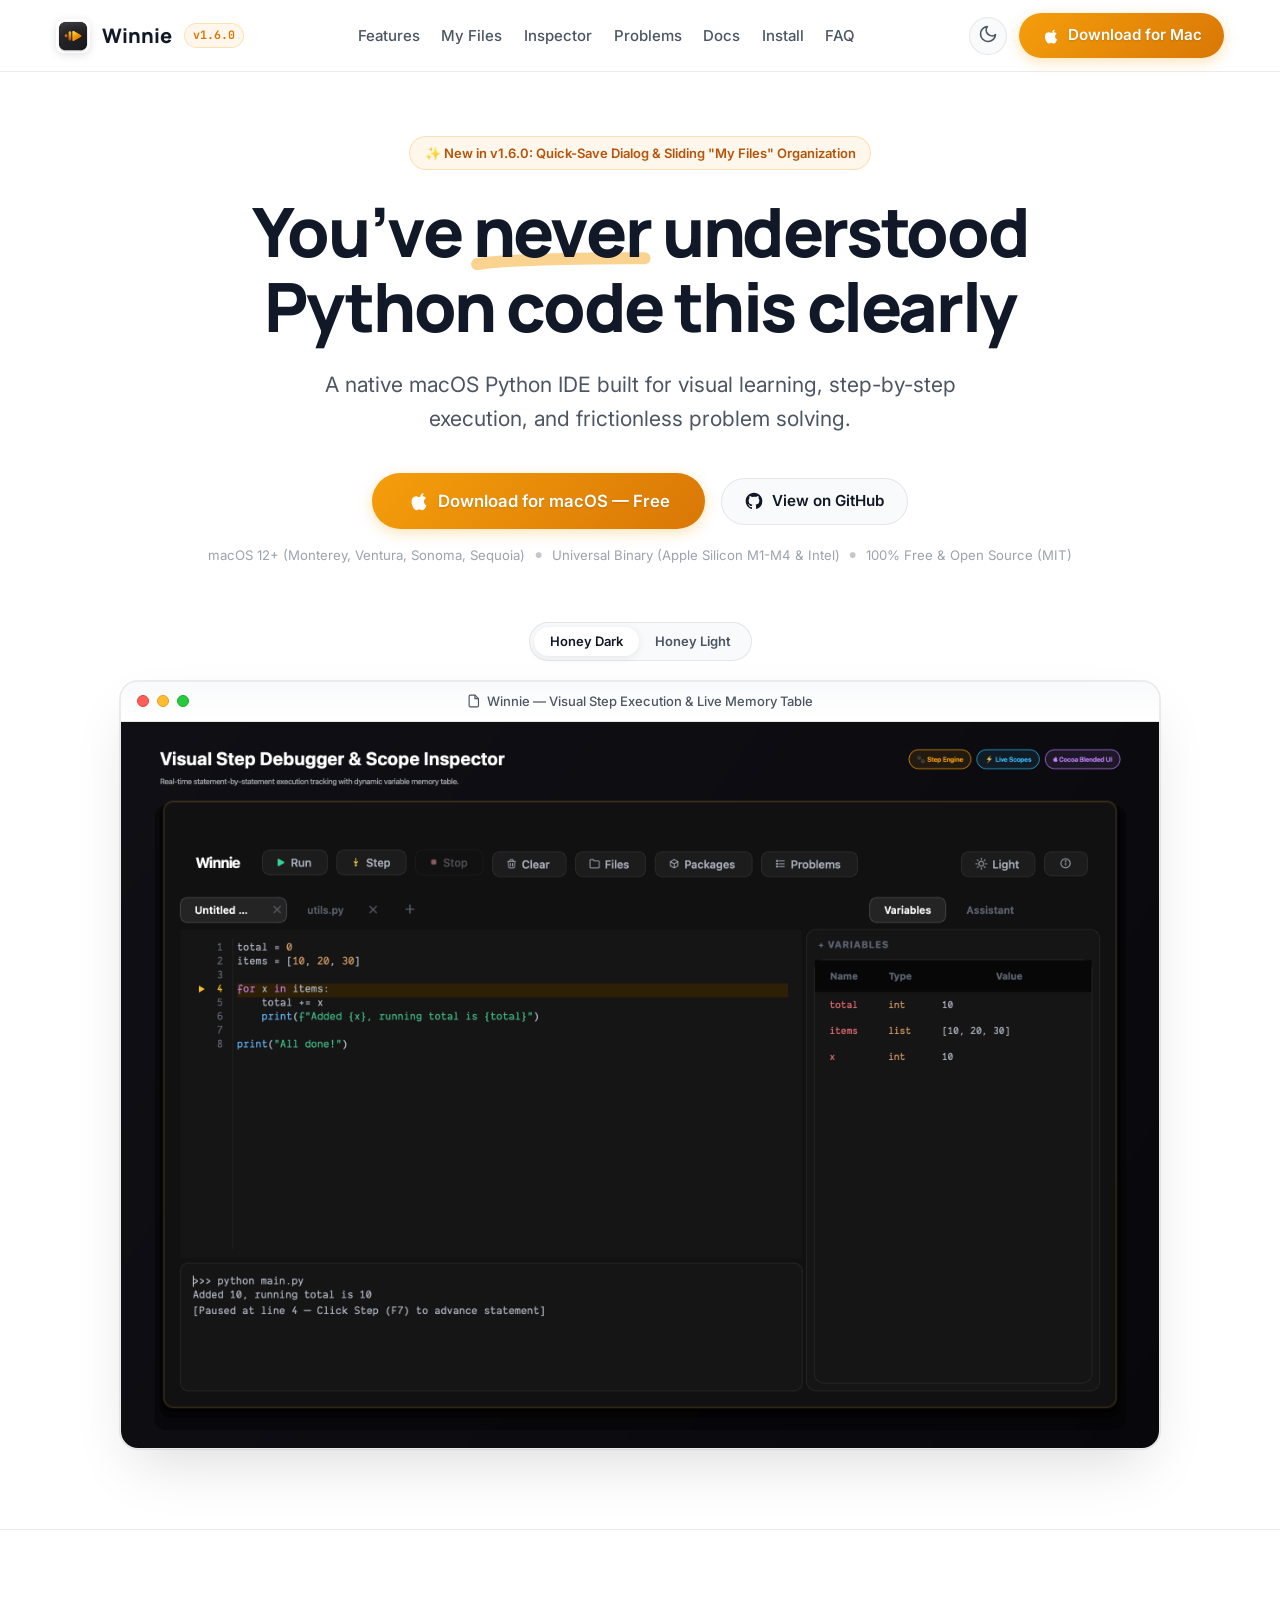
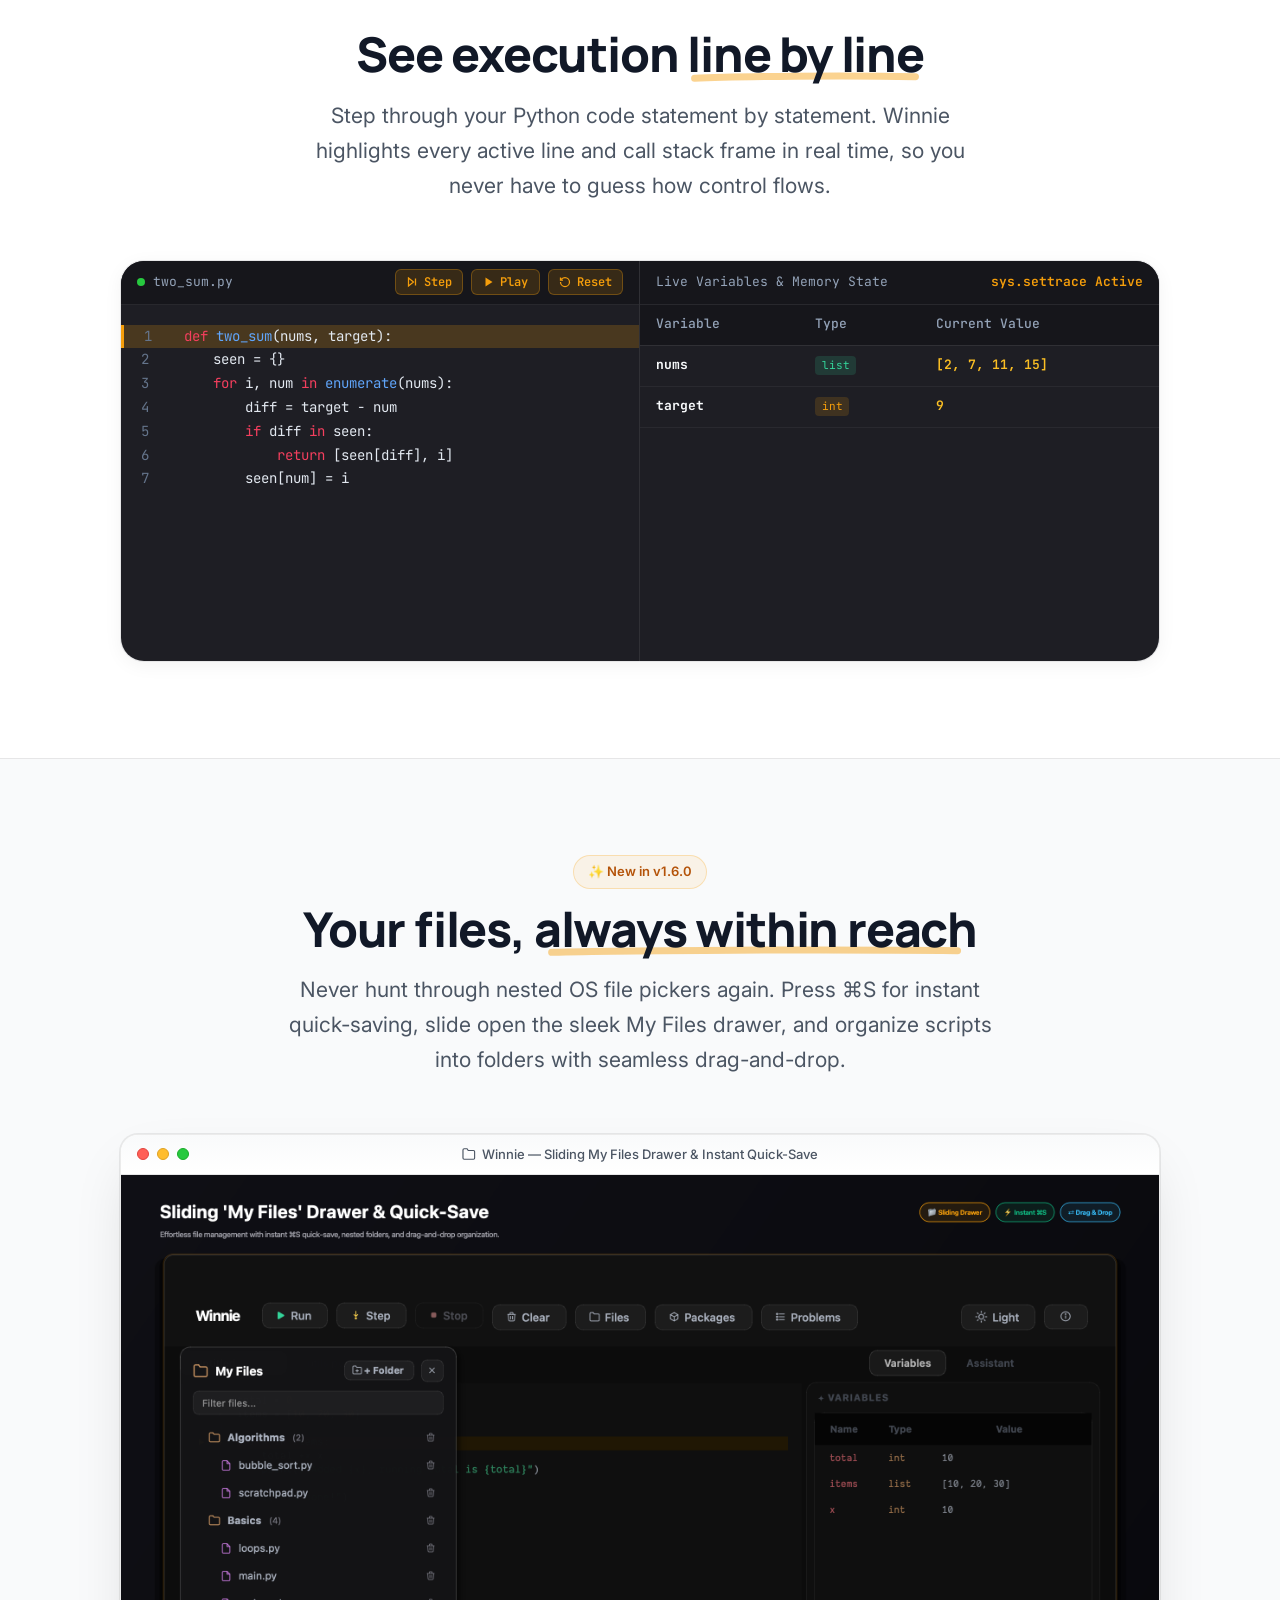
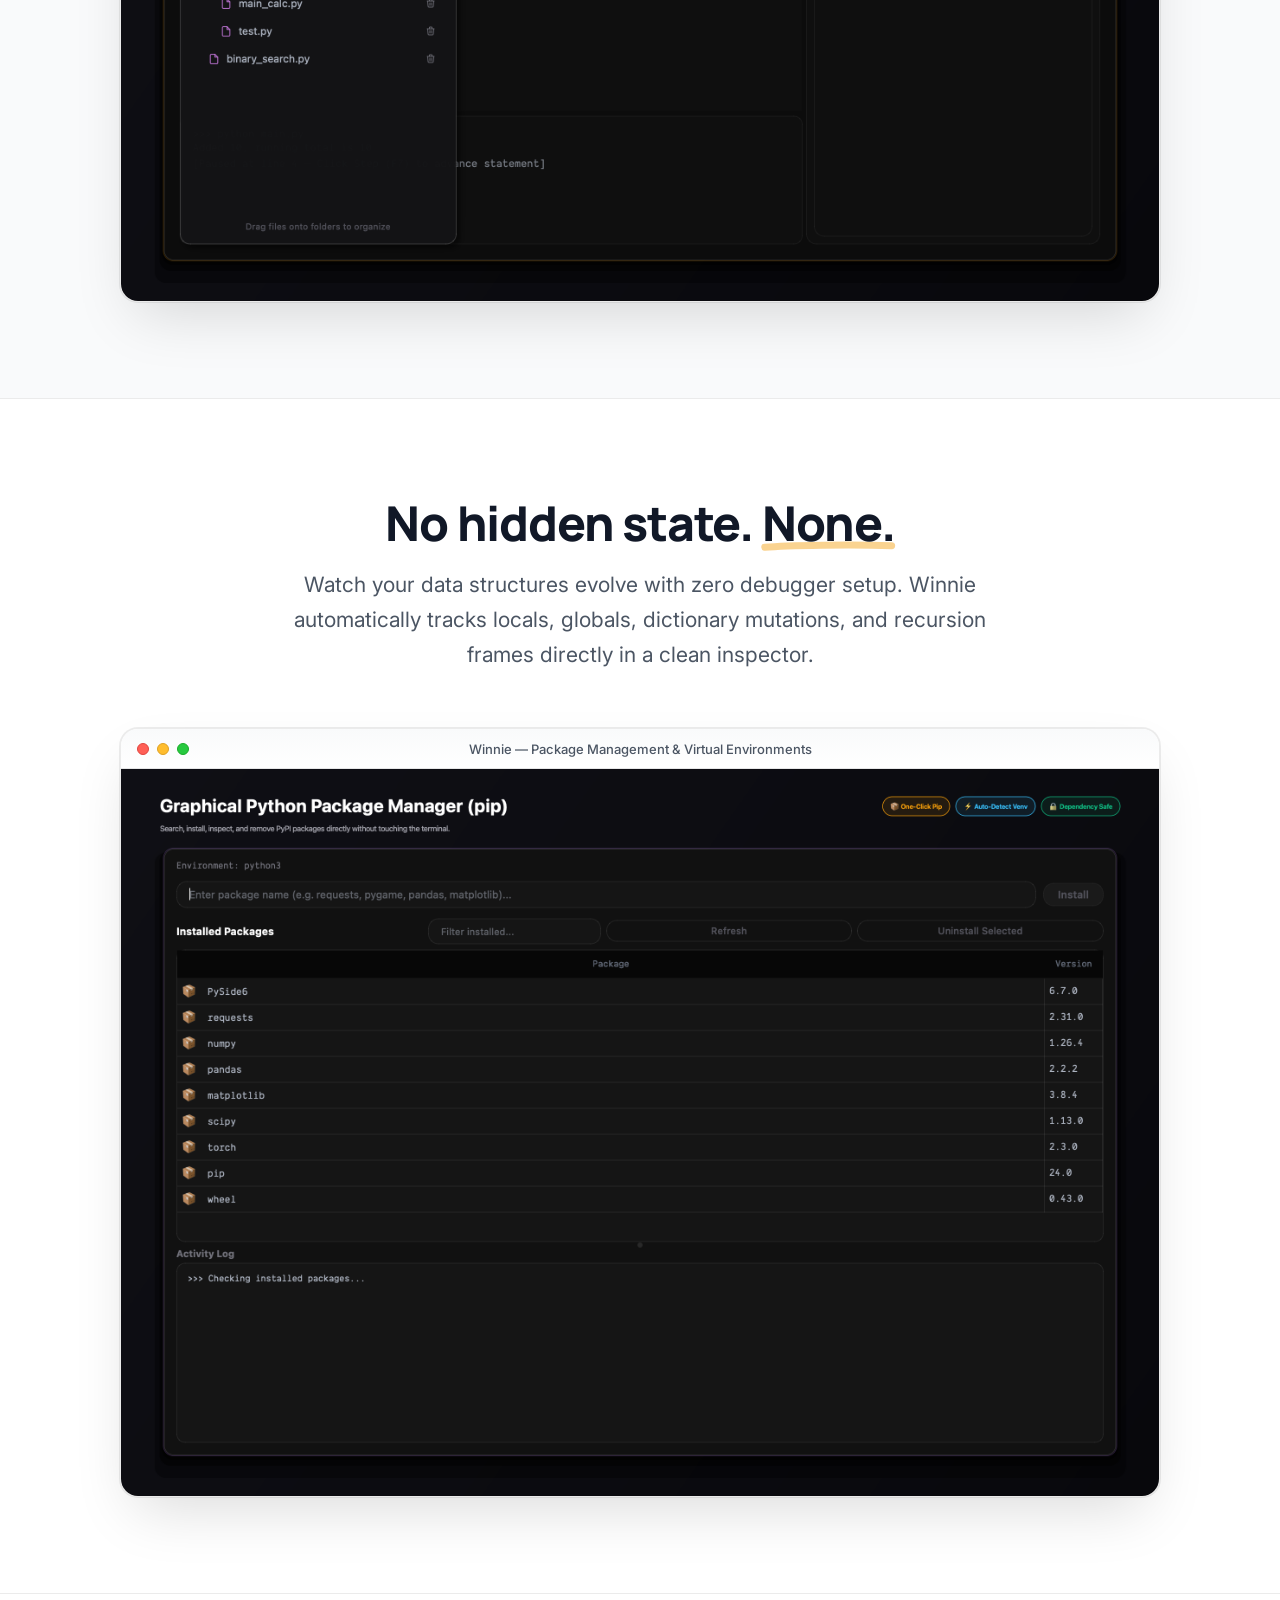
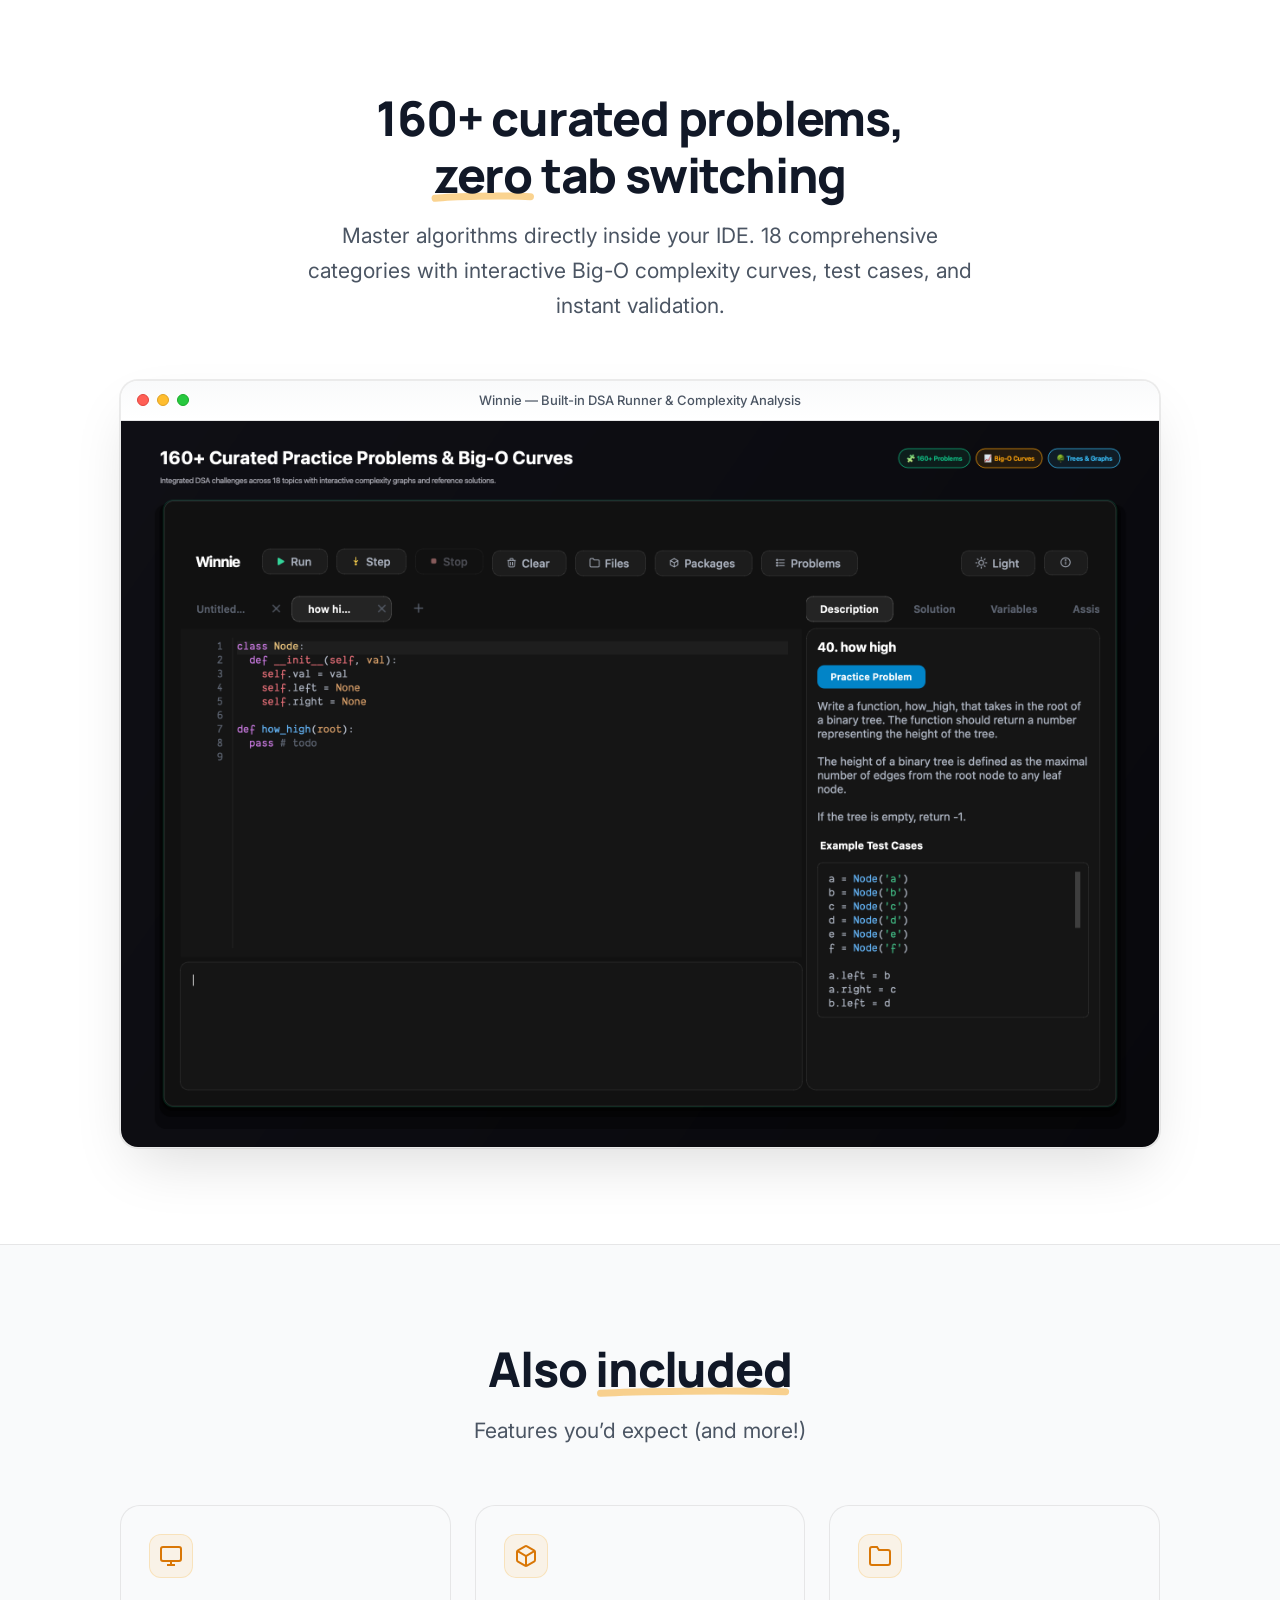
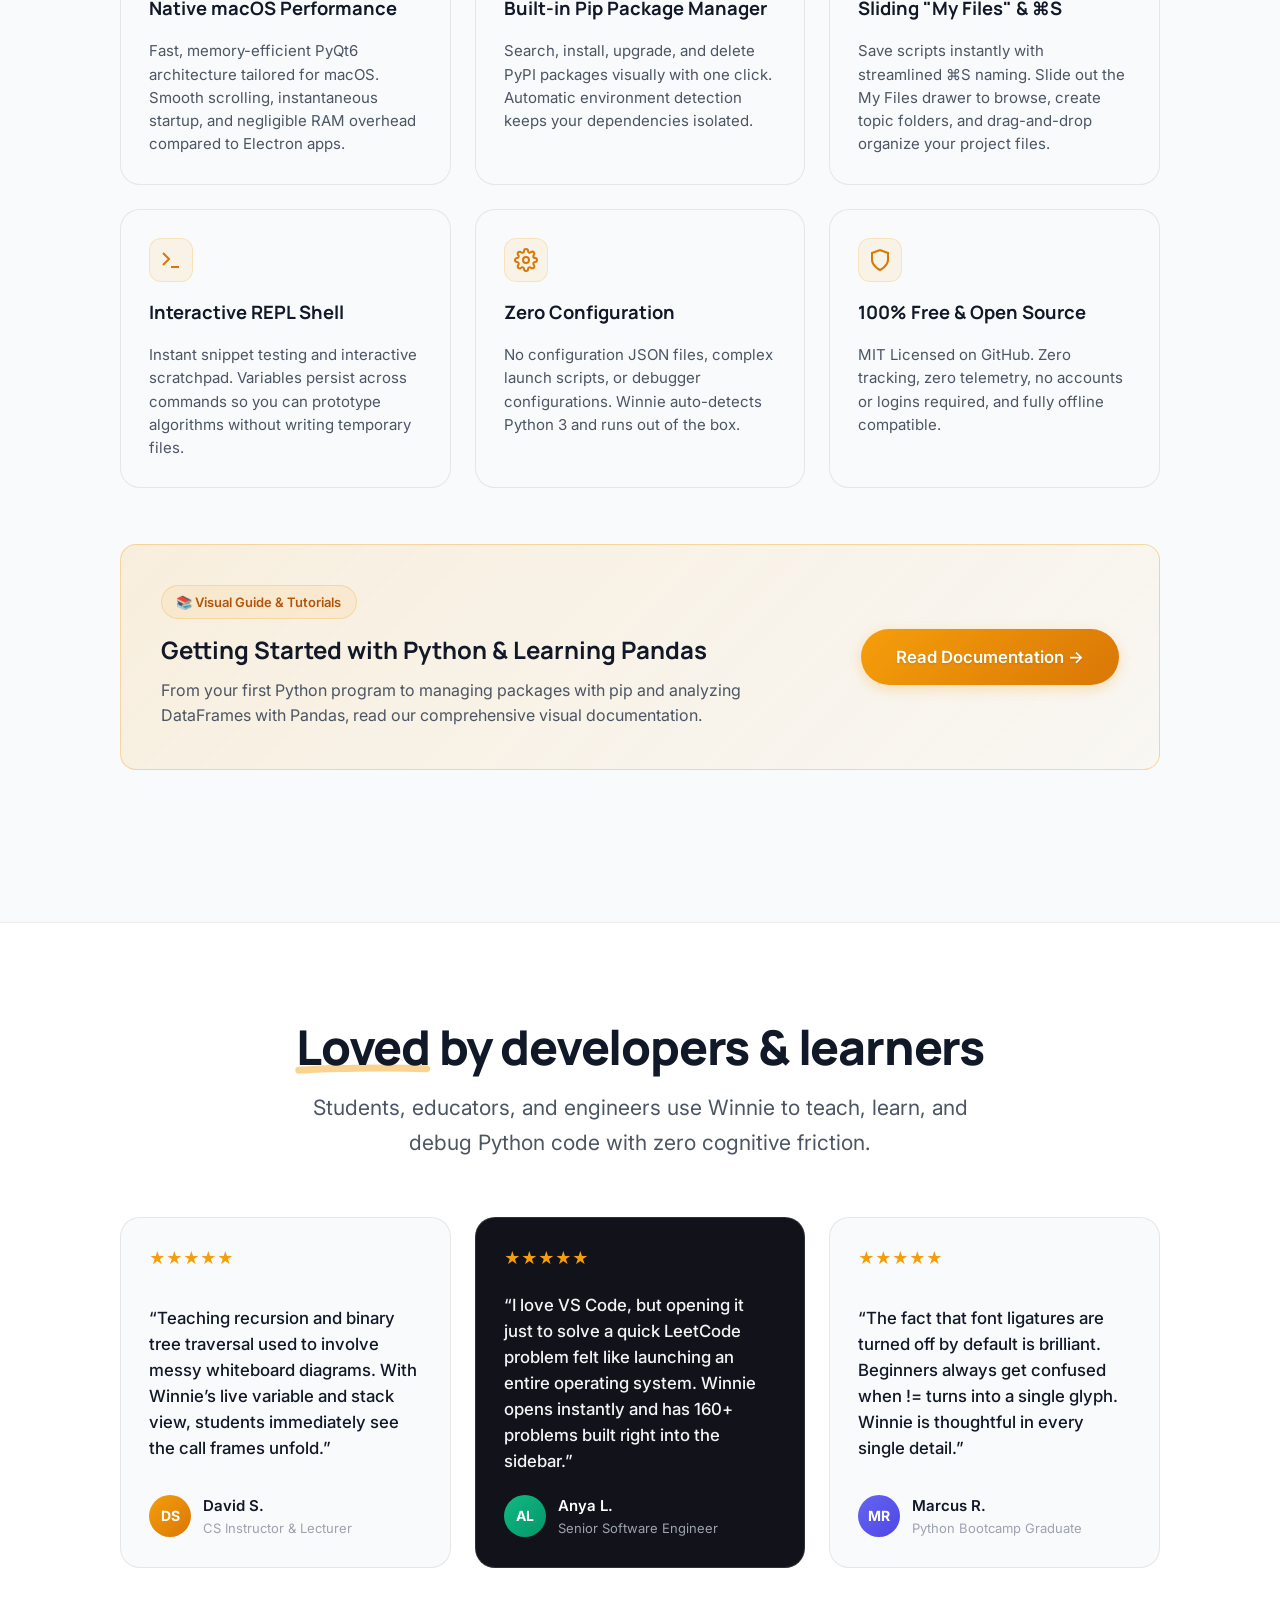
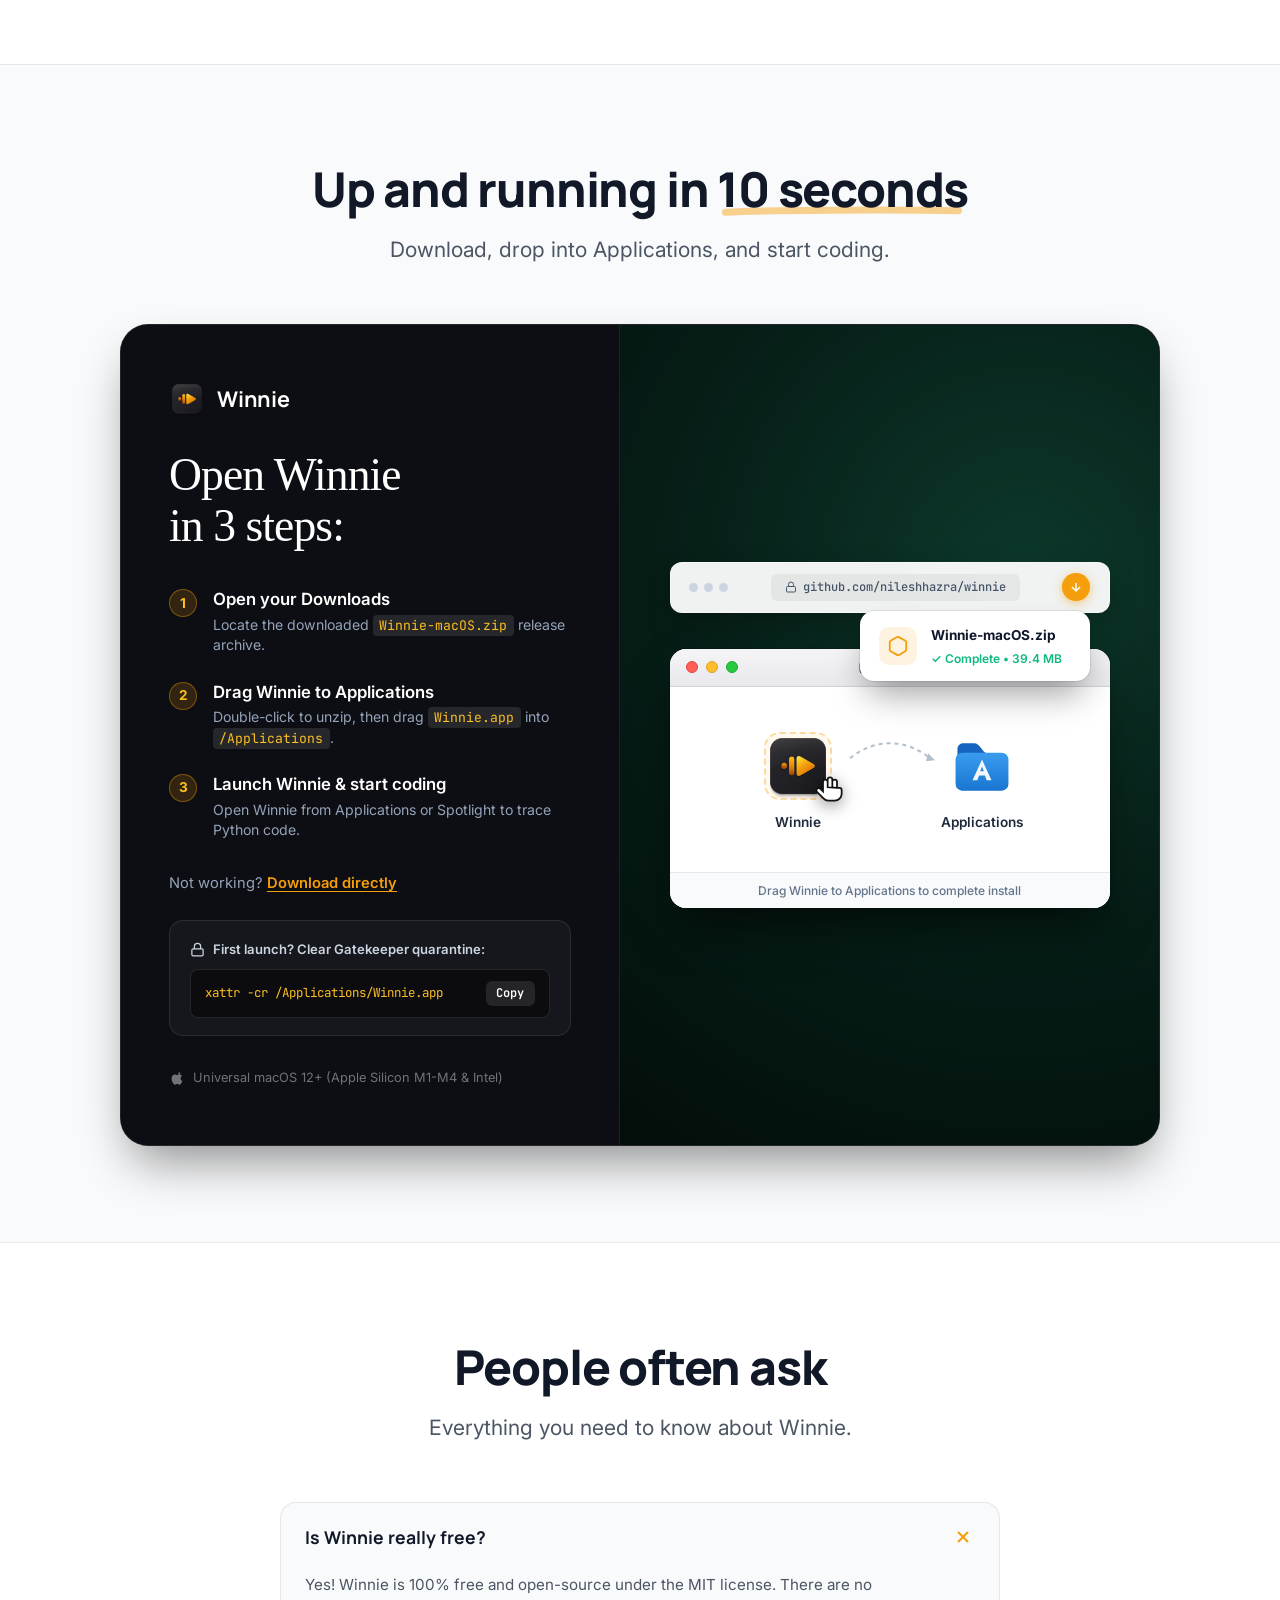
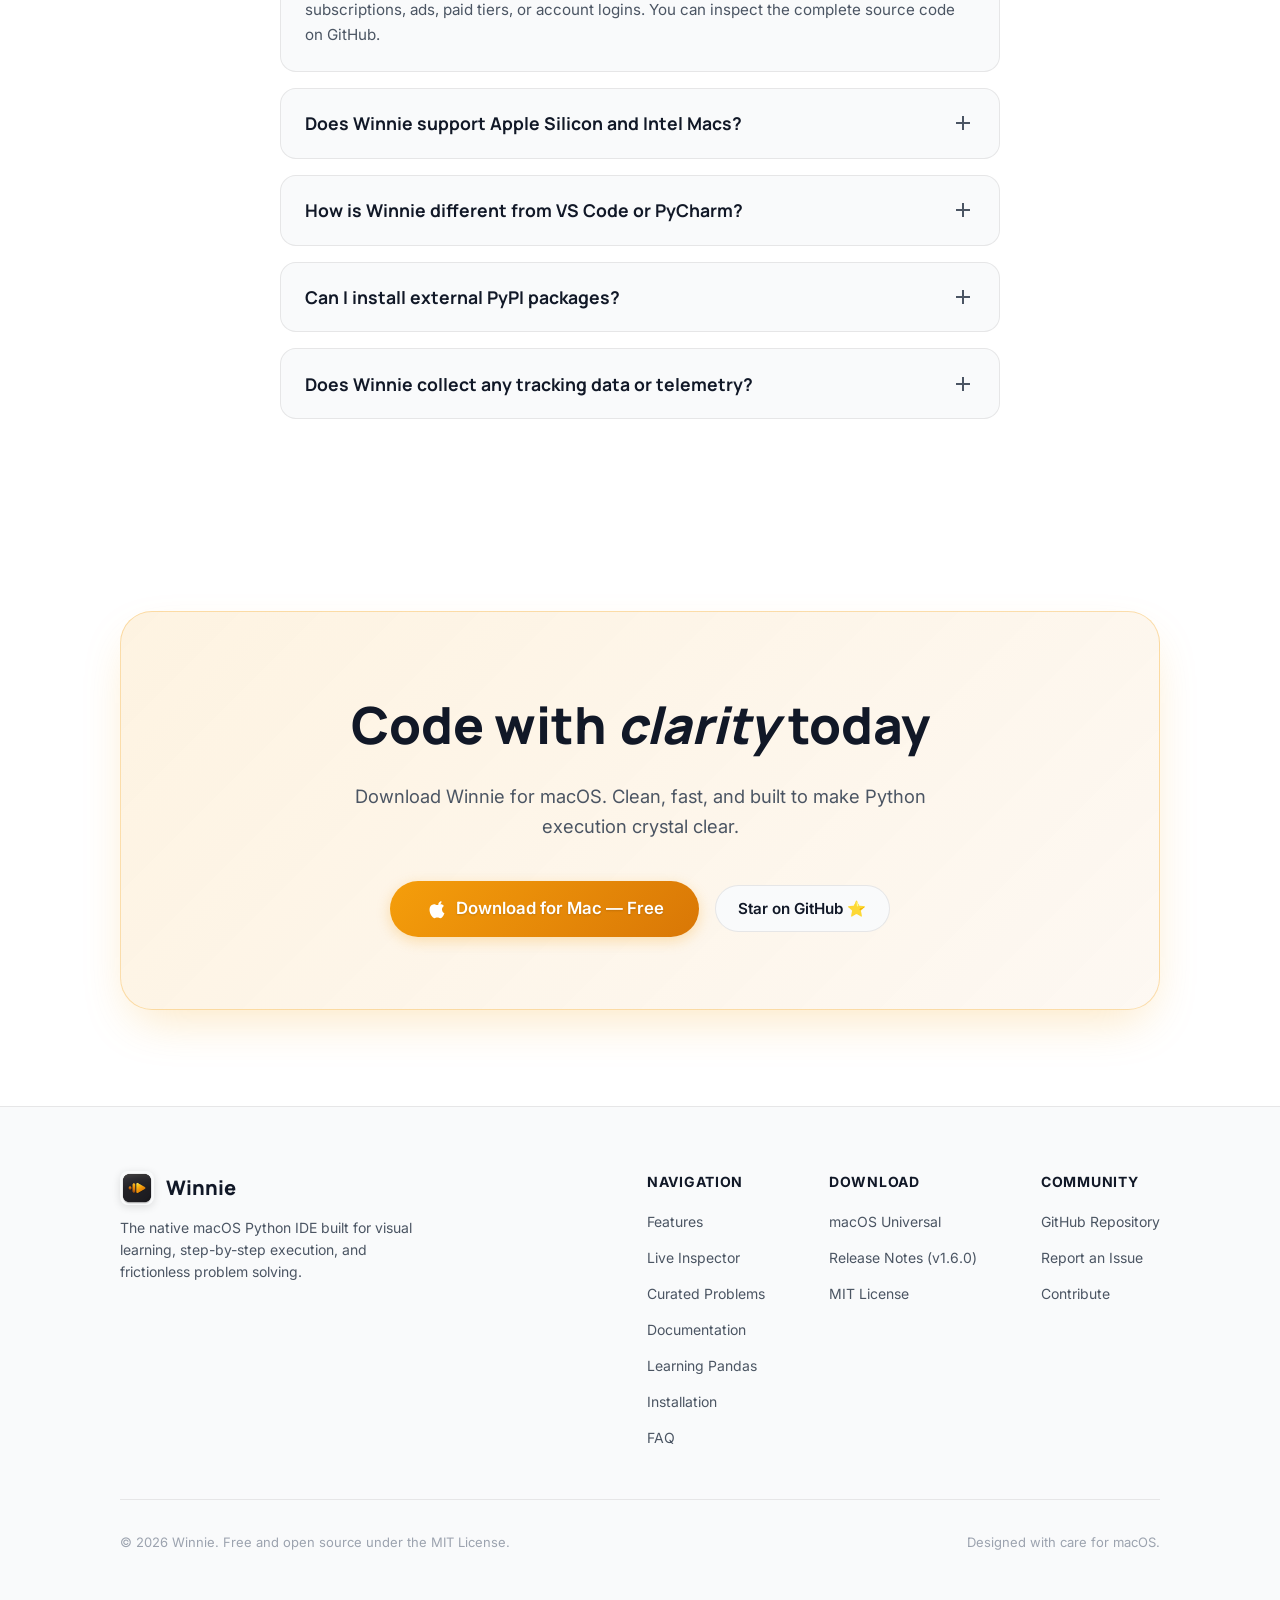
<file: index.html>
<!DOCTYPE html>
<html lang="en">
<head>
  <meta charset="UTF-8">
  <meta name="viewport" content="width=device-width, initial-scale=1.0">
  <title>Winnie — The Native macOS Python IDE for Visual Learning</title>
  <meta name="description" content="Winnie is a lightweight native macOS Python IDE built for visual learning, statement-by-statement execution, live variable inspection, and 160+ curated DSA practice problems.">
  <link rel="icon" type="image/png" href="assets/Winnie.png">
  <link rel="stylesheet" href="styles.css">
</head>
<body>

  <!-- Site Header / Navigation -->
  <header class="site-header">
    <div class="page-wrap nav-container">
      <a href="#" class="brand-logo" title="Winnie">
        <img src="assets/Winnie.png" alt="Winnie Logo">
        <span>Winnie</span>
        <span class="brand-badge">v1.6.0</span>
      </a>

      <nav class="nav-links">
        <a href="#features">Features</a>
        <a href="#files">My Files</a>
        <a href="#inspector">Inspector</a>
        <a href="#problems">Problems</a>
        <a href="docs.html">Docs</a>
        <a href="#install">Install</a>
        <a href="#faq">FAQ</a>
      </nav>

      <div class="nav-actions">
        <button id="theme-toggle" class="theme-toggle-btn" aria-label="Toggle Theme" title="Toggle Theme">
          <span id="theme-icon">
            <svg width="20" height="20" viewBox="0 0 24 24" fill="none" stroke="currentColor" stroke-width="2" stroke-linecap="round" stroke-linejoin="round">
              <path d="M21 12.79A9 9 0 1 1 11.21 3 7 7 0 0 0 21 12.79z"></path>
            </svg>
          </span>
        </button>
        <a href="https://github.com/nileshhazra/winnie/releases/latest/download/Winnie-macOS.zip" class="button-brand nav-download-btn" title="Download Winnie for macOS">
          <svg width="18" height="18" viewBox="0 0 24 24" fill="currentColor">
            <path d="M18.71 19.5c-.83 1.24-1.71 2.45-3.05 2.47-1.34.03-1.77-.79-3.29-.79-1.53 0-2 .77-3.27.82-1.31.05-2.3-1.32-3.14-2.53C4.25 17 2.94 12.45 4.7 9.39c.87-1.52 2.43-2.48 4.12-2.51 1.28-.02 2.5.87 3.29.87.78 0 2.26-1.07 3.81-.91.65.03 2.47.26 3.64 1.98-.09.06-2.17 1.28-2.15 3.81.03 3.02 2.65 4.03 2.68 4.04-.03.07-.42 1.44-1.38 2.83M15.97 6.37c.62-.75 1.04-1.8 0.92-2.87-.9.04-1.99.6-2.63 1.35-.58.67-1.09 1.74-.95 2.78 1 .08 2.04-.51 2.66-1.26z"/>
          </svg>
          <span class="nav-btn-text-full">Download for Mac</span>
          <span class="nav-btn-text-short">Download</span>
        </a>
      </div>
    </div>
  </header>

  <!-- Hero Section -->
  <main>
    <section class="hero-section">
      <div class="page-wrap">
        <div class="hero-badge-pill">
          <span>✨ New in v1.6.0: Quick-Save Dialog & Sliding "My Files" Organization</span>
        </div>

        <h1 class="text-big-title">
          You’ve <em>never</em> understood Python code this clearly
        </h1>

        <div class="title-wrap" style="margin-top: 1.5rem;">
          <p class="text-headline1">
            A native macOS Python IDE built for visual learning, step-by-step execution, and frictionless problem solving.
          </p>
        </div>

        <div class="hero-cta-group">
          <div class="hero-buttons">
            <a href="https://github.com/nileshhazra/winnie/releases/latest/download/Winnie-macOS.zip" class="button-brand button-brand-large">
              <svg width="22" height="22" viewBox="0 0 24 24" fill="currentColor">
                <path d="M18.71 19.5c-.83 1.24-1.71 2.45-3.05 2.47-1.34.03-1.77-.79-3.29-.79-1.53 0-2 .77-3.27.82-1.31.05-2.3-1.32-3.14-2.53C4.25 17 2.94 12.45 4.7 9.39c.87-1.52 2.43-2.48 4.12-2.51 1.28-.02 2.5.87 3.29.87.78 0 2.26-1.07 3.81-.91.65.03 2.47.26 3.64 1.98-.09.06-2.17 1.28-2.15 3.81.03 3.02 2.65 4.03 2.68 4.04-.03.07-.42 1.44-1.38 2.83M15.97 6.37c.62-.75 1.04-1.8 0.92-2.87-.9.04-1.99.6-2.63 1.35-.58.67-1.09 1.74-.95 2.78 1 .08 2.04-.51 2.66-1.26z"/>
              </svg>
              Download for macOS — Free
            </a>
            <a href="https://github.com/nileshhazra/winnie" target="_blank" rel="noopener" class="button-secondary button-brand-large">
              <svg width="20" height="20" viewBox="0 0 24 24" fill="currentColor">
                <path fill-rule="evenodd" clip-rule="evenodd" d="M12 2C6.477 2 2 6.484 2 12.017c0 4.425 2.865 8.18 6.839 9.504.5.092.682-.217.682-.483 0-.237-.008-.868-.013-1.703-2.782.605-3.369-1.343-3.369-1.343-.454-1.158-1.11-1.466-1.11-1.466-.908-.62.069-.608.069-.608 1.003.07 1.53 1.032 1.53 1.032.892 1.53 2.341 1.088 2.91.832.092-.647.35-1.088.636-1.338-2.22-.253-4.555-1.113-4.555-4.951 0-1.093.39-1.988 1.029-2.688-.103-.253-.446-1.272.098-2.65 0 0 .84-.27 2.75 1.026A9.564 9.564 0 0112 6.844c.85.004 1.705.115 2.504.337 1.909-1.296 2.747-1.027 2.747-1.027.546 1.379.202 2.398.1 2.651.64.7 1.028 1.595 1.028 2.688 0 3.848-2.339 4.695-4.566 4.943.359.309.678.92.678 1.855 0 1.338-.012 2.419-.012 2.747 0 .268.18.58.688.482A10.019 10.019 0 0022 12.017C22 6.484 17.522 2 12 2z"/>
              </svg>
              View on GitHub
            </a>
          </div>

          <div class="hero-subnotes">
            <span>macOS 12+ (Monterey, Ventura, Sonoma, Sequoia)</span>
            <span class="dot">●</span>
            <span>Universal Binary (Apple Silicon M1-M4 &amp; Intel)</span>
            <span class="dot">●</span>
            <span>100% Free &amp; Open Source (MIT)</span>
          </div>
        </div>

        <!-- Showcase Window Mockup with Dark/Light Switcher -->
        <div class="showcase-window-container">
          <div class="window-mode-switch">
            <button id="tab-dark" class="mode-tab active">Honey Dark</button>
            <button id="tab-light" class="mode-tab">Honey Light</button>
          </div>

          <div class="mac-window">
            <div class="mac-titlebar">
              <div class="traffic-lights">
                <span class="close"></span>
                <span class="minimize"></span>
                <span class="zoom"></span>
              </div>
              <div class="window-title">
                <svg width="14" height="14" viewBox="0 0 24 24" fill="none" stroke="currentColor" stroke-width="2">
                  <path d="M14 2H6a2 2 0 0 0-2 2v16a2 2 0 0 0 2 2h12a2 2 0 0 0 2-2V8z"></path>
                  <polyline points="14 2 14 8 20 8"></polyline>
                </svg>
                Winnie — Visual Step Execution &amp; Live Memory Table
              </div>
            </div>
            <div class="window-preview-viewport">
              <img id="showcase-img-dark" src="assets/winnie-dark-showcase.png" alt="Winnie Python IDE in Dark Mode">
              <img id="showcase-img-light" src="assets/winnie-light-showcase.png" alt="Winnie Python IDE in Light Mode" class="hidden">
            </div>
          </div>
        </div>
      </div>
    </section>

    <!-- Section 1: Alternating Big Card - Line by Line Stepping -->
    <section id="features" class="feature-section">
      <div class="page-wrap">
        <div class="lockup">
          <div class="title-wrap">
            <h2 class="text-title1">
              See execution <em>line by line</em>
            </h2>
            <p class="text-headline1" style="margin-top: 1rem;">
              Step through your Python code statement by statement. Winnie highlights every active line and call stack frame in real time, so you never have to guess how control flows.
            </p>
          </div>
        </div>

        <!-- Interactive Stepper Simulator -->
        <div class="feature-card">
          <div class="stepper-widget">
            <!-- Left: Code Stepper -->
            <div class="stepper-editor">
              <div class="stepper-header">
                <div style="display: flex; align-items: center; gap: 0.5rem;">
                  <span style="display: inline-block; width: 8px; height: 8px; border-radius: 50%; background: #27C93F;"></span>
                  <span>two_sum.py</span>
                </div>
                <div class="stepper-controls">
                  <button id="step-btn" class="stepper-btn" title="Step Next Statement">
                    <svg width="12" height="12" viewBox="0 0 24 24" fill="none" stroke="currentColor" stroke-width="2.5"><polygon points="5 4 15 12 5 20 5 4"></polygon><line x1="19" y1="5" x2="19" y2="19"></line></svg>
                    Step
                  </button>
                  <button id="play-btn" class="stepper-btn" title="Auto Step">
                    <svg width="12" height="12" viewBox="0 0 24 24" fill="currentColor"><polygon points="5 3 19 12 5 21 5 3"></polygon></svg>
                    Play
                  </button>
                  <button id="reset-btn" class="stepper-btn" title="Reset execution">
                    <svg width="12" height="12" viewBox="0 0 24 24" fill="none" stroke="currentColor" stroke-width="2.5"><path d="M3 12a9 9 0 1 0 9-9 9.75 9.75 0 0 0-6.74 2.74L3 8"></path><path d="M3 3v5h5"></path></svg>
                    Reset
                  </button>
                </div>
              </div>

              <div class="stepper-code">
                <div class="code-line active" data-line="1">
                  <span class="line-num">1</span>
                  <span class="line-text"><span class="token-keyword">def</span> <span class="token-func">two_sum</span>(nums, target):</span>
                </div>
                <div class="code-line" data-line="2">
                  <span class="line-num">2</span>
                  <span class="line-text">&nbsp;&nbsp;&nbsp;&nbsp;seen = {}</span>
                </div>
                <div class="code-line" data-line="3">
                  <span class="line-num">3</span>
                  <span class="line-text">&nbsp;&nbsp;&nbsp;&nbsp;<span class="token-keyword">for</span> i, num <span class="token-keyword">in</span> <span class="token-func">enumerate</span>(nums):</span>
                </div>
                <div class="code-line" data-line="4">
                  <span class="line-num">4</span>
                  <span class="line-text">&nbsp;&nbsp;&nbsp;&nbsp;&nbsp;&nbsp;&nbsp;&nbsp;diff = target - num</span>
                </div>
                <div class="code-line" data-line="5">
                  <span class="line-num">5</span>
                  <span class="line-text">&nbsp;&nbsp;&nbsp;&nbsp;&nbsp;&nbsp;&nbsp;&nbsp;<span class="token-keyword">if</span> diff <span class="token-keyword">in</span> seen:</span>
                </div>
                <div class="code-line" data-line="6">
                  <span class="line-num">6</span>
                  <span class="line-text">&nbsp;&nbsp;&nbsp;&nbsp;&nbsp;&nbsp;&nbsp;&nbsp;&nbsp;&nbsp;&nbsp;&nbsp;<span class="token-keyword">return</span> [seen[diff], i]</span>
                </div>
                <div class="code-line" data-line="7">
                  <span class="line-num">7</span>
                  <span class="line-text">&nbsp;&nbsp;&nbsp;&nbsp;&nbsp;&nbsp;&nbsp;&nbsp;seen[num] = i</span>
                </div>
              </div>
            </div>

            <!-- Right: Live Variable Inspector Table -->
            <div class="stepper-inspector">
              <div class="stepper-header">
                <span>Live Variables &amp; Memory State</span>
                <span style="color: #F59E0B; font-weight: 600;">sys.settrace Active</span>
              </div>
              <table class="inspector-table">
                <thead>
                  <tr>
                    <th>Variable</th>
                    <th>Type</th>
                    <th>Current Value</th>
                  </tr>
                </thead>
                <tbody id="inspector-body">
                  <!-- Populated dynamically via JS -->
                </tbody>
              </table>
            </div>
          </div>
        </div>
      </div>
    </section>

    <!-- Section: Sliding "My Files" Drawer & Quick-Save (New in v1.6.0) -->
    <section id="files" class="feature-section" style="background-color: var(--bg-page-alt);">
      <div class="page-wrap">
        <div class="lockup">
          <div class="title-wrap">
            <div class="hero-badge-pill" style="margin-bottom: 0.75rem; display: inline-flex;">
              <span>✨ New in v1.6.0</span>
            </div>
            <h2 class="text-title1">
              Your files, <em>always within reach</em>
            </h2>
            <p class="text-headline1" style="margin-top: 1rem;">
              Never hunt through nested OS file pickers again. Press ⌘S for instant quick-saving, slide open the sleek My Files drawer, and organize scripts into folders with seamless drag-and-drop.
            </p>
          </div>
        </div>

        <div class="mac-window">
          <div class="mac-titlebar">
            <div class="traffic-lights">
              <span class="close"></span>
              <span class="minimize"></span>
              <span class="zoom"></span>
            </div>
            <div class="window-title">
              <svg width="14" height="14" viewBox="0 0 24 24" fill="none" stroke="currentColor" stroke-width="2">
                <path d="M22 19a2 2 0 0 1-2 2H4a2 2 0 0 1-2-2V5a2 2 0 0 1 2-2h5l2 3h9a2 2 0 0 1 2 2z"></path>
              </svg>
              Winnie — Sliding My Files Drawer &amp; Instant Quick-Save
            </div>
          </div>
          <div class="window-preview-viewport">
            <img src="assets/winnie-files-showcase.png" alt="Winnie Sliding My Files Drawer and Quick-Save">
          </div>
        </div>
      </div>
    </section>

    <!-- Section 2: Alternating Big Card - Live Memory Inspector -->
    <section id="inspector" class="feature-section">
      <div class="page-wrap">
        <div class="lockup">
          <div class="title-wrap">
            <h2 class="text-title1">
              No hidden state. <em>None.</em>
            </h2>
            <p class="text-headline1" style="margin-top: 1rem;">
              Watch your data structures evolve with zero debugger setup. Winnie automatically tracks locals, globals, dictionary mutations, and recursion frames directly in a clean inspector.
            </p>
          </div>
        </div>

        <div class="mac-window">
          <div class="mac-titlebar">
            <div class="traffic-lights">
              <span class="close"></span>
              <span class="minimize"></span>
              <span class="zoom"></span>
            </div>
            <div class="window-title">
              Winnie — Package Management &amp; Virtual Environments
            </div>
          </div>
          <div class="window-preview-viewport">
            <img src="assets/winnie-packages-showcase.png" alt="Winnie Package Manager and Live Environment">
          </div>
        </div>
      </div>
    </section>

    <!-- Section 3: Alternating Big Card - Curated DSA Problem Suite -->
    <section id="problems" class="feature-section">
      <div class="page-wrap">
        <div class="lockup">
          <div class="title-wrap">
            <h2 class="text-title1">
              160+ curated problems, <em>zero</em> tab switching
            </h2>
            <p class="text-headline1" style="margin-top: 1rem;">
              Master algorithms directly inside your IDE. 18 comprehensive categories with interactive Big-O complexity curves, test cases, and instant validation.
            </p>
          </div>
        </div>

        <div class="mac-window">
          <div class="mac-titlebar">
            <div class="traffic-lights">
              <span class="close"></span>
              <span class="minimize"></span>
              <span class="zoom"></span>
            </div>
            <div class="window-title">
              Winnie — Built-in DSA Runner &amp; Complexity Analysis
            </div>
          </div>
          <div class="window-preview-viewport">
            <img src="assets/winnie-problems-showcase.png" alt="Winnie Curated Problems with Big-O Complexity Graph">
          </div>
        </div>
      </div>
    </section>

    <!-- Section 4: Bento Grid ("Also included") -->
    <section class="feature-section" style="background-color: var(--bg-page-alt);">
      <div class="page-wrap">
        <div class="lockup">
          <div class="title-wrap">
            <h2 class="text-title1">
              Also <em>included</em>
            </h2>
            <p class="text-headline1" style="margin-top: 1rem;">
              Features you’d expect (and more!)
            </p>
          </div>
        </div>

        <div class="bento-grid">
          <!-- Card 1 -->
          <div class="bento-card">
            <div class="bento-icon">
              <svg width="24" height="24" viewBox="0 0 24 24" fill="none" stroke="currentColor" stroke-width="2">
                <rect x="2" y="3" width="20" height="14" rx="2" ry="2"></rect>
                <line x1="8" y1="21" x2="16" y2="21"></line>
                <line x1="12" y1="17" x2="12" y2="21"></line>
              </svg>
            </div>
            <h4>Native macOS Performance</h4>
            <p>Fast, memory-efficient PyQt6 architecture tailored for macOS. Smooth scrolling, instantaneous startup, and negligible RAM overhead compared to Electron apps.</p>
          </div>

          <!-- Card 2 -->
          <div class="bento-card">
            <div class="bento-icon">
              <svg width="24" height="24" viewBox="0 0 24 24" fill="none" stroke="currentColor" stroke-width="2">
                <path d="M21 16V8a2 2 0 0 0-1-1.73l-7-4a2 2 0 0 0-2 0l-7 4A2 2 0 0 0 3 8v8a2 2 0 0 0 1 1.73l7 4a2 2 0 0 0 2 0l7-4A2 2 0 0 0 21 16z"></path>
                <polyline points="3.27 6.96 12 12.01 20.73 6.96"></polyline>
                <line x1="12" y1="22.08" x2="12" y2="12"></line>
              </svg>
            </div>
            <h4>Built-in Pip Package Manager</h4>
            <p>Search, install, upgrade, and delete PyPI packages visually with one click. Automatic environment detection keeps your dependencies isolated.</p>
          </div>

          <!-- Card 3 -->
          <div class="bento-card">
            <div class="bento-icon">
              <svg width="24" height="24" viewBox="0 0 24 24" fill="none" stroke="currentColor" stroke-width="2">
                <path d="M22 19a2 2 0 0 1-2 2H4a2 2 0 0 1-2-2V5a2 2 0 0 1 2-2h5l2 3h9a2 2 0 0 1 2 2z"></path>
              </svg>
            </div>
            <h4>Sliding "My Files" &amp; ⌘S</h4>
            <p>Save scripts instantly with streamlined ⌘S naming. Slide out the My Files drawer to browse, create topic folders, and drag-and-drop organize your project files.</p>
          </div>

          <!-- Card 4 -->
          <div class="bento-card">
            <div class="bento-icon">
              <svg width="24" height="24" viewBox="0 0 24 24" fill="none" stroke="currentColor" stroke-width="2">
                <polyline points="4 17 10 11 4 5"></polyline>
                <line x1="12" y1="19" x2="20" y2="19"></line>
              </svg>
            </div>
            <h4>Interactive REPL Shell</h4>
            <p>Instant snippet testing and interactive scratchpad. Variables persist across commands so you can prototype algorithms without writing temporary files.</p>
          </div>

          <!-- Card 5 -->
          <div class="bento-card">
            <div class="bento-icon">
              <svg width="24" height="24" viewBox="0 0 24 24" fill="none" stroke="currentColor" stroke-width="2">
                <circle cx="12" cy="12" r="3"></circle>
                <path d="M19.4 15a1.65 1.65 0 0 0 .33 1.82l.06.06a2 2 0 0 1 0 2.83 2 2 0 0 1-2.83 0l-.06-.06a1.65 1.65 0 0 0-1.82-.33 1.65 1.65 0 0 0-1 1.51V21a2 2 0 0 1-2 2 2 2 0 0 1-2-2v-.09A1.65 1.65 0 0 0 9 19.4a1.65 1.65 0 0 0-1.82.33l-.06.06a2 2 0 0 1-2.83 0 2 2 0 0 1 0-2.83l.06-.06a1.65 1.65 0 0 0 .33-1.82 1.65 1.65 0 0 0-1.51-1H3a2 2 0 0 1-2-2 2 2 0 0 1 2-2h.09A1.65 1.65 0 0 0 4.6 9a1.65 1.65 0 0 0-.33-1.82l-.06-.06a2 2 0 0 1 0-2.83 2 2 0 0 1 2.83 0l.06.06a1.65 1.65 0 0 0 1.82.33H9a1.65 1.65 0 0 0 1-1.51V3a2 2 0 0 1 2-2 2 2 0 0 1 2 2v.09a1.65 1.65 0 0 0 1 1.51 1.65 1.65 0 0 0 1.82-.33l.06-.06a2 2 0 0 1 2.83 0 2 2 0 0 1 0 2.83l-.06.06a1.65 1.65 0 0 0-.33 1.82V9a1.65 1.65 0 0 0 1.51 1H21a2 2 0 0 1 2 2 2 2 0 0 1-2 2h-.09a1.65 1.65 0 0 0-1.51 1z"></path>
              </svg>
            </div>
            <h4>Zero Configuration</h4>
            <p>No configuration JSON files, complex launch scripts, or debugger configurations. Winnie auto-detects Python 3 and runs out of the box.</p>
          </div>

          <!-- Card 6 -->
          <div class="bento-card">
            <div class="bento-icon">
              <svg width="24" height="24" viewBox="0 0 24 24" fill="none" stroke="currentColor" stroke-width="2">
                <path d="M12 22s8-4 8-10V5l-8-3-8 3v7c0 6 8 10 8 10z"></path>
              </svg>
            </div>
            <h4>100% Free &amp; Open Source</h4>
            <p>MIT Licensed on GitHub. Zero tracking, zero telemetry, no accounts or logins required, and fully offline compatible.</p>
          </div>
        </div>

        <!-- Documentation & Getting Started Banner -->
        <div class="docs-cta-banner">
          <div>
            <div class="hero-badge-pill" style="margin-bottom: 0.75rem; display: inline-flex;">
              <span>📚 Visual Guide &amp; Tutorials</span>
            </div>
            <h3>Getting Started with Python &amp; Learning Pandas</h3>
            <p>From your first Python program to managing packages with pip and analyzing DataFrames with Pandas, read our comprehensive visual documentation.</p>
          </div>
          <div>
            <a href="docs.html" class="button-brand button-brand-large">
              Read Documentation &rarr;
            </a>
          </div>
        </div>
      </div>
    </section>

    <!-- Section 5: Social Proof / Reviews -->
    <section class="feature-section">
      <div class="page-wrap">
        <div class="lockup">
          <div class="title-wrap">
            <h2 class="text-title1">
              <em>Loved</em> by developers &amp; learners
            </h2>
            <p class="text-headline1" style="margin-top: 1rem;">
              Students, educators, and engineers use Winnie to teach, learn, and debug Python code with zero cognitive friction.
            </p>
          </div>
        </div>

        <div class="reviews-grid">
          <!-- Review 1 -->
          <div class="review-card">
            <div class="review-stars">★★★★★</div>
            <p class="review-quote">
              “Teaching recursion and binary tree traversal used to involve messy whiteboard diagrams. With Winnie’s live variable and stack view, students immediately see the call frames unfold.”
            </p>
            <div class="reviewer-meta">
              <div class="reviewer-avatar">DS</div>
              <div>
                <div class="reviewer-name">David S.</div>
                <div class="reviewer-role">CS Instructor &amp; Lecturer</div>
              </div>
            </div>
          </div>

          <!-- Review 2 (Dark Card for Visual Depth like Blip) -->
          <div class="review-card dark-card">
            <div class="review-stars">★★★★★</div>
            <p class="review-quote">
              “I love VS Code, but opening it just to solve a quick LeetCode problem felt like launching an entire operating system. Winnie opens instantly and has 160+ problems built right into the sidebar.”
            </p>
            <div class="reviewer-meta">
              <div class="reviewer-avatar" style="background: linear-gradient(135deg, #10B981, #059669);">AL</div>
              <div>
                <div class="reviewer-name">Anya L.</div>
                <div class="reviewer-role">Senior Software Engineer</div>
              </div>
            </div>
          </div>

          <!-- Review 3 -->
          <div class="review-card">
            <div class="review-stars">★★★★★</div>
            <p class="review-quote">
              “The fact that font ligatures are turned off by default is brilliant. Beginners always get confused when != turns into a single glyph. Winnie is thoughtful in every single detail.”
            </p>
            <div class="reviewer-meta">
              <div class="reviewer-avatar" style="background: linear-gradient(135deg, #6366F1, #4F46E5);">MR</div>
              <div>
                <div class="reviewer-name">Marcus R.</div>
                <div class="reviewer-role">Python Bootcamp Graduate</div>
              </div>
            </div>
          </div>
        </div>
      </div>
    </section>

    <!-- Section 6: Installation Guide -->
    <section id="install" class="feature-section" style="background-color: var(--bg-page-alt);">
      <div class="page-wrap">
        <div class="lockup">
          <div class="title-wrap">
            <h2 class="text-title1">
              Up and running in <em>10 seconds</em>
            </h2>
            <p class="text-headline1" style="margin-top: 1rem;">
              Download, drop into Applications, and start coding.
            </p>
          </div>
        </div>

        <div class="install-flow-card">
          <!-- Left: 3-Step Typography & Instructions -->
          <div class="install-flow-left">
            <div>
              <div class="install-flow-brand">
                <img src="assets/Winnie.png" width="36" height="36" alt="Winnie App Icon">
                <span class="install-flow-brand-name">Winnie</span>
              </div>

              <h3 class="install-flow-title">
                Open Winnie<br>in 3 steps:
              </h3>

              <ol class="install-flow-steps">
                <li>
                  <span class="step-num-pill">1</span>
                  <div>
                    <strong>Open your Downloads</strong>
                    <p>Locate the downloaded <code>Winnie-macOS.zip</code> release archive.</p>
                  </div>
                </li>
                <li>
                  <span class="step-num-pill">2</span>
                  <div>
                    <strong>Drag Winnie to Applications</strong>
                    <p>Double-click to unzip, then drag <code>Winnie.app</code> into <code>/Applications</code>.</p>
                  </div>
                </li>
                <li>
                  <span class="step-num-pill">3</span>
                  <div>
                    <strong>Launch Winnie &amp; start coding</strong>
                    <p>Open Winnie from Applications or Spotlight to trace Python code.</p>
                  </div>
                </li>
              </ol>

              <div class="install-flow-help">
                <p>Not working? <a href="https://github.com/nileshhazra/winnie/releases/latest/download/Winnie-macOS.zip" class="install-direct-link">Download directly</a></p>
              </div>

              <!-- Gatekeeper Tip Box -->
              <div class="gatekeeper-callout">
                <div class="gatekeeper-header">
                  <svg width="15" height="15" viewBox="0 0 24 24" fill="none" stroke="currentColor" stroke-width="2">
                    <rect x="3" y="11" width="18" height="11" rx="2" ry="2"></rect>
                    <path d="M7 11V7a5 5 0 0 1 10 0v4"></path>
                  </svg>
                  <span>First launch? Clear Gatekeeper quarantine:</span>
                </div>
                <div class="command-box">
                  <code>xattr -cr /Applications/Winnie.app</code>
                  <button id="copy-cmd-btn" class="copy-btn">Copy</button>
                </div>
              </div>
            </div>

            <div class="install-compat-tag">
              <svg width="16" height="16" viewBox="0 0 24 24" fill="currentColor">
                <path d="M18.71 19.5c-.83 1.24-1.71 2.45-3.05 2.47-1.34.03-1.77-.79-3.29-.79-1.53 0-2 .77-3.27.82-1.31.05-2.3-1.32-3.14-2.53C4.25 17 2.94 12.45 4.7 9.39c.87-1.52 2.43-2.48 4.12-2.51 1.28-.02 2.5.87 3.29.87.78 0 2.26-1.07 3.81-.91.65.03 2.47.26 3.64 1.98-.09.06-2.17 1.28-2.15 3.81.03 3.02 2.65 4.03 2.68 4.04-.03.07-.42 1.44-1.38 2.83M15.97 6.37c.62-.75 1.04-1.8 0.92-2.87-.9.04-1.99.6-2.63 1.35-.58.67-1.09 1.74-.95 2.78 1 .08 2.04-.51 2.66-1.26z"/>
              </svg>
              <span>Universal macOS 12+ (Apple Silicon M1-M4 &amp; Intel)</span>
            </div>
          </div>

          <!-- Right: Visual Animated macOS Guide (matching reference screenshot) -->
          <div class="install-flow-right">
            <!-- Simulated Browser Download Bar & Popover -->
            <div class="mockup-browser-header">
              <div class="mockup-browser-dots">
                <span></span><span></span><span></span>
              </div>
              <div class="mockup-browser-url">
                <svg width="12" height="12" viewBox="0 0 24 24" fill="none" stroke="currentColor" stroke-width="2">
                  <rect x="3" y="11" width="18" height="11" rx="2" ry="2"></rect>
                  <path d="M7 11V7a5 5 0 0 1 10 0v4"></path>
                </svg>
                <span>github.com/nileshhazra/winnie</span>
              </div>
              <div class="mockup-browser-download-pill">
                <div class="dl-badge-icon">
                  <svg width="14" height="14" viewBox="0 0 24 24" fill="none" stroke="currentColor" stroke-width="2.5">
                    <line x1="12" y1="5" x2="12" y2="19"></line>
                    <polyline points="19 12 12 19 5 12"></polyline>
                  </svg>
                </div>
                <!-- Download Popover Dropdown -->
                <div class="download-popover">
                  <div class="dl-file-icon">
                    <svg width="22" height="22" viewBox="0 0 24 24" fill="none" stroke="#f59e0b" stroke-width="2">
                      <path d="M21 16V8a2 2 0 0 0-1-1.73l-7-4a2 2 0 0 0-2 0l-7 4A2 2 0 0 0 3 8v8a2 2 0 0 0 1 1.73l7 4a2 2 0 0 0 2 0l7-4A2 2 0 0 0 21 16z"></path>
                    </svg>
                  </div>
                  <div class="dl-file-meta">
                    <div class="dl-file-name">Winnie-macOS.zip</div>
                    <div class="dl-file-status">✓ Complete • 39.4 MB</div>
                  </div>
                </div>
              </div>
            </div>

            <!-- Simulated macOS Finder Drag Window -->
            <div class="finder-window">
              <div class="finder-titlebar">
                <div class="traffic-lights">
                  <span class="close"></span>
                  <span class="minimize"></span>
                  <span class="zoom"></span>
                </div>
                <div class="finder-title">
                  <svg width="13" height="13" viewBox="0 0 24 24" fill="none" stroke="currentColor" stroke-width="2">
                    <rect x="2" y="2" width="20" height="20" rx="5" ry="5"></rect>
                    <path d="M16 11.37A4 4 0 1 1 12.63 8 4 4 0 0 1 16 11.37z"></path>
                  </svg>
                  Winnie
                </div>
              </div>

              <div class="finder-body">
                <!-- Left Source: Winnie App Icon -->
                <div class="finder-app-slot">
                  <div class="app-icon-ghost"></div>
                  <div class="animated-drag-item">
                    <img src="assets/Winnie.png" width="68" height="68" alt="Winnie App Icon" class="finder-app-icon">
                    <div class="app-drag-hand">
                      <svg width="28" height="28" viewBox="0 0 24 24" fill="#ffffff" stroke="#111111" stroke-width="1.5">
                        <path d="M18 11V6a2 2 0 0 0-2-2 2 2 0 0 0-2 2v3M14 10V4a2 2 0 0 0-2-2 2 2 0 0 0-2 2v7M10 10.5V6a2 2 0 0 0-2-2 2 2 0 0 0-2 2v8l-2.4-2.4a2 2 0 0 0-2.8 2.8L6.4 20A6 6 0 0 0 10.6 22H16a6 6 0 0 0 6-6v-3a2 2 0 0 0-2-2h-2z"/>
                      </svg>
                    </div>
                  </div>
                  <span class="finder-item-label">Winnie</span>
                </div>

                <!-- Animated connecting dashed curve/arrow -->
                <div class="drag-guide-arrow">
                  <svg width="100" height="40" viewBox="0 0 100 40" fill="none">
                    <path d="M10 25 C 35 5, 65 5, 90 25" stroke="#94a3b8" stroke-width="2" stroke-dasharray="4 4" class="animated-dash-path"/>
                    <polygon points="88,20 95,27 86,28" fill="#94a3b8" />
                  </svg>
                </div>

                <!-- Right Destination: Applications Folder -->
                <div class="finder-target-slot">
                  <div class="applications-folder-icon">
                    <svg width="68" height="68" viewBox="0 0 72 72" fill="none">
                      <defs>
                        <linearGradient id="folderBlue" x1="36" y1="12" x2="36" y2="62" gradientUnits="userSpaceOnUse">
                          <stop offset="0%" stop-color="#42A5F5"/>
                          <stop offset="100%" stop-color="#1976D2"/>
                        </linearGradient>
                      </defs>
                      <path d="M10 18C10 14.6863 12.6863 12 16 12H28C30.5 12 32.5 14 34.5 16.5L37 19.5C38.5 21.5 40.5 22.5 43 22.5H56C59.3137 22.5 62 25.1863 62 28.5V56C62 59.3137 59.3137 62 56 62H16C12.6863 62 10 59.3137 10 56V18Z" fill="#1565C0"/>
                      <rect x="8" y="22" width="56" height="40" rx="7" fill="url(#folderBlue)"/>
                      <path d="M36 29L26 51H31L33 46H39L41 51H46L36 29ZM36 36.5L38 41.5H34L36 36.5Z" fill="white" fill-opacity="0.95"/>
                    </svg>
                  </div>
                  <span class="finder-item-label">Applications</span>
                </div>
              </div>

              <!-- Finder Window Footer / Status Bar -->
              <div class="finder-statusbar">
                <span>Drag Winnie to Applications to complete install</span>
              </div>
            </div>
          </div>
        </div>
      </div>
    </section>

    <!-- Section 7: FAQ Accordions -->
    <section id="faq" class="feature-section">
      <div class="text-wrap">
        <div class="lockup">
          <div class="title-wrap">
            <h2 class="text-title1">
              People often ask
            </h2>
            <p class="text-headline1" style="margin-top: 1rem;">
              Everything you need to know about Winnie.
            </p>
          </div>
        </div>

        <div class="faq-list">
          <div class="faq-item open">
            <button class="faq-question">
              <span>Is Winnie really free?</span>
              <svg class="faq-icon" viewBox="0 0 24 24" fill="none" stroke="currentColor" stroke-width="2">
                <line x1="12" y1="5" x2="12" y2="19"></line>
                <line x1="5" y1="12" x2="19" y2="12"></line>
              </svg>
            </button>
            <div class="faq-answer">
              <p>Yes! Winnie is 100% free and open-source under the MIT license. There are no subscriptions, ads, paid tiers, or account logins. You can inspect the complete source code on GitHub.</p>
            </div>
          </div>

          <div class="faq-item">
            <button class="faq-question">
              <span>Does Winnie support Apple Silicon and Intel Macs?</span>
              <svg class="faq-icon" viewBox="0 0 24 24" fill="none" stroke="currentColor" stroke-width="2">
                <line x1="12" y1="5" x2="12" y2="19"></line>
                <line x1="5" y1="12" x2="19" y2="12"></line>
              </svg>
            </button>
            <div class="faq-answer">
              <p>Yes. Winnie is compiled as a Universal 2 macOS application. It runs natively on all M1, M2, M3, and M4 Apple Silicon Macs as well as Intel-based Macs running macOS 12 (Monterey) or newer.</p>
            </div>
          </div>

          <div class="faq-item">
            <button class="faq-question">
              <span>How is Winnie different from VS Code or PyCharm?</span>
              <svg class="faq-icon" viewBox="0 0 24 24" fill="none" stroke="currentColor" stroke-width="2">
                <line x1="12" y1="5" x2="12" y2="19"></line>
                <line x1="5" y1="12" x2="19" y2="12"></line>
              </svg>
            </button>
            <div class="faq-answer">
              <p>Heavy IDEs like PyCharm and VS Code are powerful for large production repositories, but require configuring JSON launch files, interpreter paths, and debugger plugins just to inspect simple loops. Winnie is purpose-built for visual understanding: step execution and variable tracing work instantly without configuration, with 160+ algorithmic challenges ready to solve.</p>
            </div>
          </div>

          <div class="faq-item">
            <button class="faq-question">
              <span>Can I install external PyPI packages?</span>
              <svg class="faq-icon" viewBox="0 0 24 24" fill="none" stroke="currentColor" stroke-width="2">
                <line x1="12" y1="5" x2="12" y2="19"></line>
                <line x1="5" y1="12" x2="19" y2="12"></line>
              </svg>
            </button>
            <div class="faq-answer">
              <p>Absolutely. Winnie includes a built-in visual Package Manager window that searches PyPI and lets you install packages like <code>requests</code>, <code>numpy</code>, or <code>pygame</code> directly into your environment.</p>
            </div>
          </div>

          <div class="faq-item">
            <button class="faq-question">
              <span>Does Winnie collect any tracking data or telemetry?</span>
              <svg class="faq-icon" viewBox="0 0 24 24" fill="none" stroke="currentColor" stroke-width="2">
                <line x1="12" y1="5" x2="12" y2="19"></line>
                <line x1="5" y1="12" x2="19" y2="12"></line>
              </svg>
            </button>
            <div class="faq-answer">
              <p>Zero. Winnie has no telemetry, no analytics, no network pings, and does not require an internet connection to run your code or practice problems. Your code stays completely on your machine.</p>
            </div>
          </div>
        </div>
      </div>
    </section>

    <!-- Final Call to Action -->
    <section class="final-cta-section">
      <div class="page-wrap">
        <div class="cta-banner">
          <h2>Code with <em>clarity</em> today</h2>
          <p>Download Winnie for macOS. Clean, fast, and built to make Python execution crystal clear.</p>
          <div class="hero-buttons">
            <a href="https://github.com/nileshhazra/winnie/releases/latest/download/Winnie-macOS.zip" class="button-brand button-brand-large">
              <svg width="22" height="22" viewBox="0 0 24 24" fill="currentColor">
                <path d="M18.71 19.5c-.83 1.24-1.71 2.45-3.05 2.47-1.34.03-1.77-.79-3.29-.79-1.53 0-2 .77-3.27.82-1.31.05-2.3-1.32-3.14-2.53C4.25 17 2.94 12.45 4.7 9.39c.87-1.52 2.43-2.48 4.12-2.51 1.28-.02 2.5.87 3.29.87.78 0 2.26-1.07 3.81-.91.65.03 2.47.26 3.64 1.98-.09.06-2.17 1.28-2.15 3.81.03 3.02 2.65 4.03 2.68 4.04-.03.07-.42 1.44-1.38 2.83M15.97 6.37c.62-.75 1.04-1.8 0.92-2.87-.9.04-1.99.6-2.63 1.35-.58.67-1.09 1.74-.95 2.78 1 .08 2.04-.51 2.66-1.26z"/>
              </svg>
              Download for Mac — Free
            </a>
            <a href="https://github.com/nileshhazra/winnie" target="_blank" rel="noopener" class="button-secondary button-brand-large">
              Star on GitHub ⭐
            </a>
          </div>
        </div>
      </div>
    </section>
  </main>

  <!-- Site Footer -->
  <footer class="site-footer">
    <div class="page-wrap">
      <div class="footer-grid">
        <div class="footer-brand">
          <div class="brand-logo">
            <img src="assets/Winnie.png" alt="Winnie">
            <span>Winnie</span>
          </div>
          <p>The native macOS Python IDE built for visual learning, step-by-step execution, and frictionless problem solving.</p>
        </div>

        <div class="footer-columns">
          <div class="footer-column">
            <h5>Navigation</h5>
            <ul>
              <li><a href="#features">Features</a></li>
              <li><a href="#inspector">Live Inspector</a></li>
              <li><a href="#problems">Curated Problems</a></li>
              <li><a href="docs.html">Documentation</a></li>
              <li><a href="docs.html#pandas-tutorial">Learning Pandas</a></li>
              <li><a href="#install">Installation</a></li>
              <li><a href="#faq">FAQ</a></li>
            </ul>
          </div>

          <div class="footer-column">
            <h5>Download</h5>
            <ul>
              <li><a href="https://github.com/nileshhazra/winnie/releases/latest/download/Winnie-macOS.zip">macOS Universal</a></li>
              <li><a href="https://github.com/nileshhazra/winnie/releases">Release Notes (v1.6.0)</a></li>
              <li><a href="https://github.com/nileshhazra/winnie/blob/main/LICENSE">MIT License</a></li>
            </ul>
          </div>

          <div class="footer-column">
            <h5>Community</h5>
            <ul>
              <li><a href="https://github.com/nileshhazra/winnie" target="_blank" rel="noopener">GitHub Repository</a></li>
              <li><a href="https://github.com/nileshhazra/winnie/issues" target="_blank" rel="noopener">Report an Issue</a></li>
              <li><a href="https://github.com/nileshhazra/winnie/pulls" target="_blank" rel="noopener">Contribute</a></li>
            </ul>
          </div>
        </div>
      </div>

      <div class="footer-bottom">
        <span>© 2026 Winnie. Free and open source under the MIT License.</span>
        <span>Designed with care for macOS.</span>
      </div>
    </div>
  </footer>

  <script src="script.js"></script>
</body>
</html>
</file>
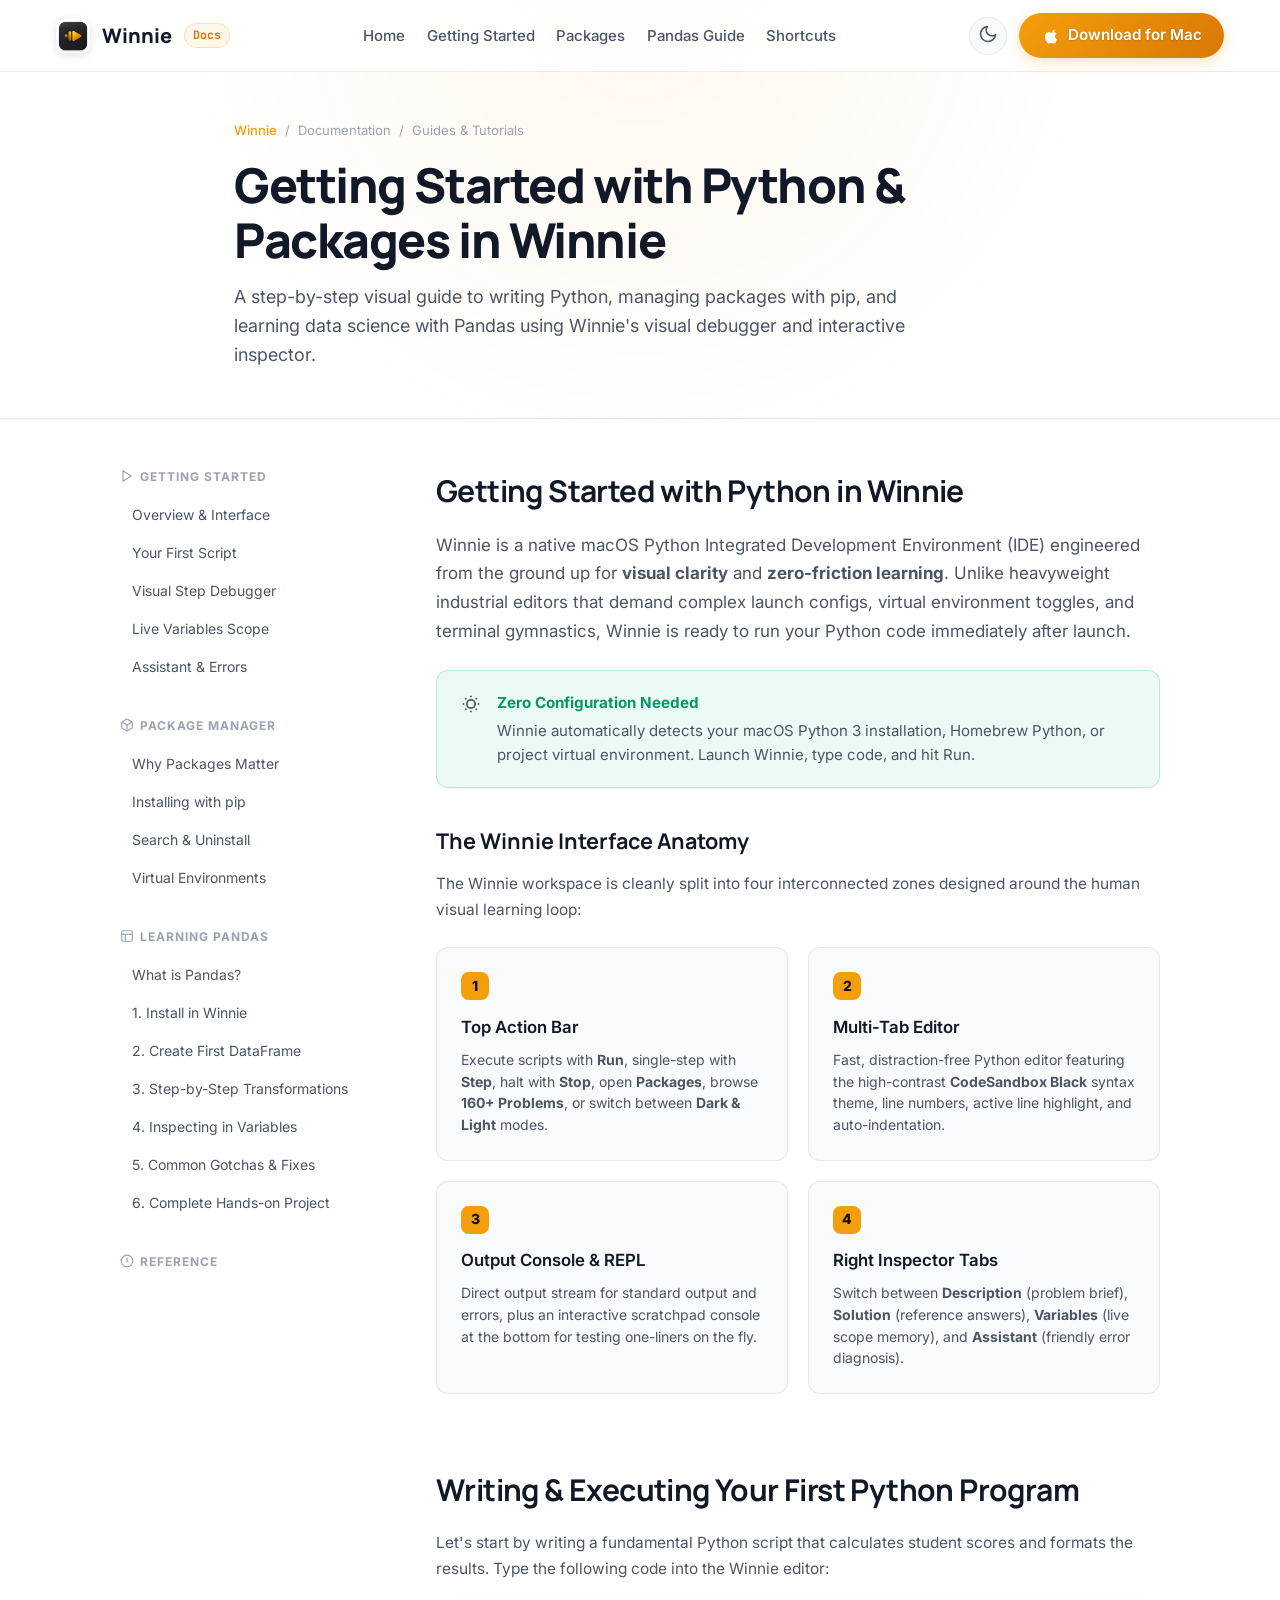
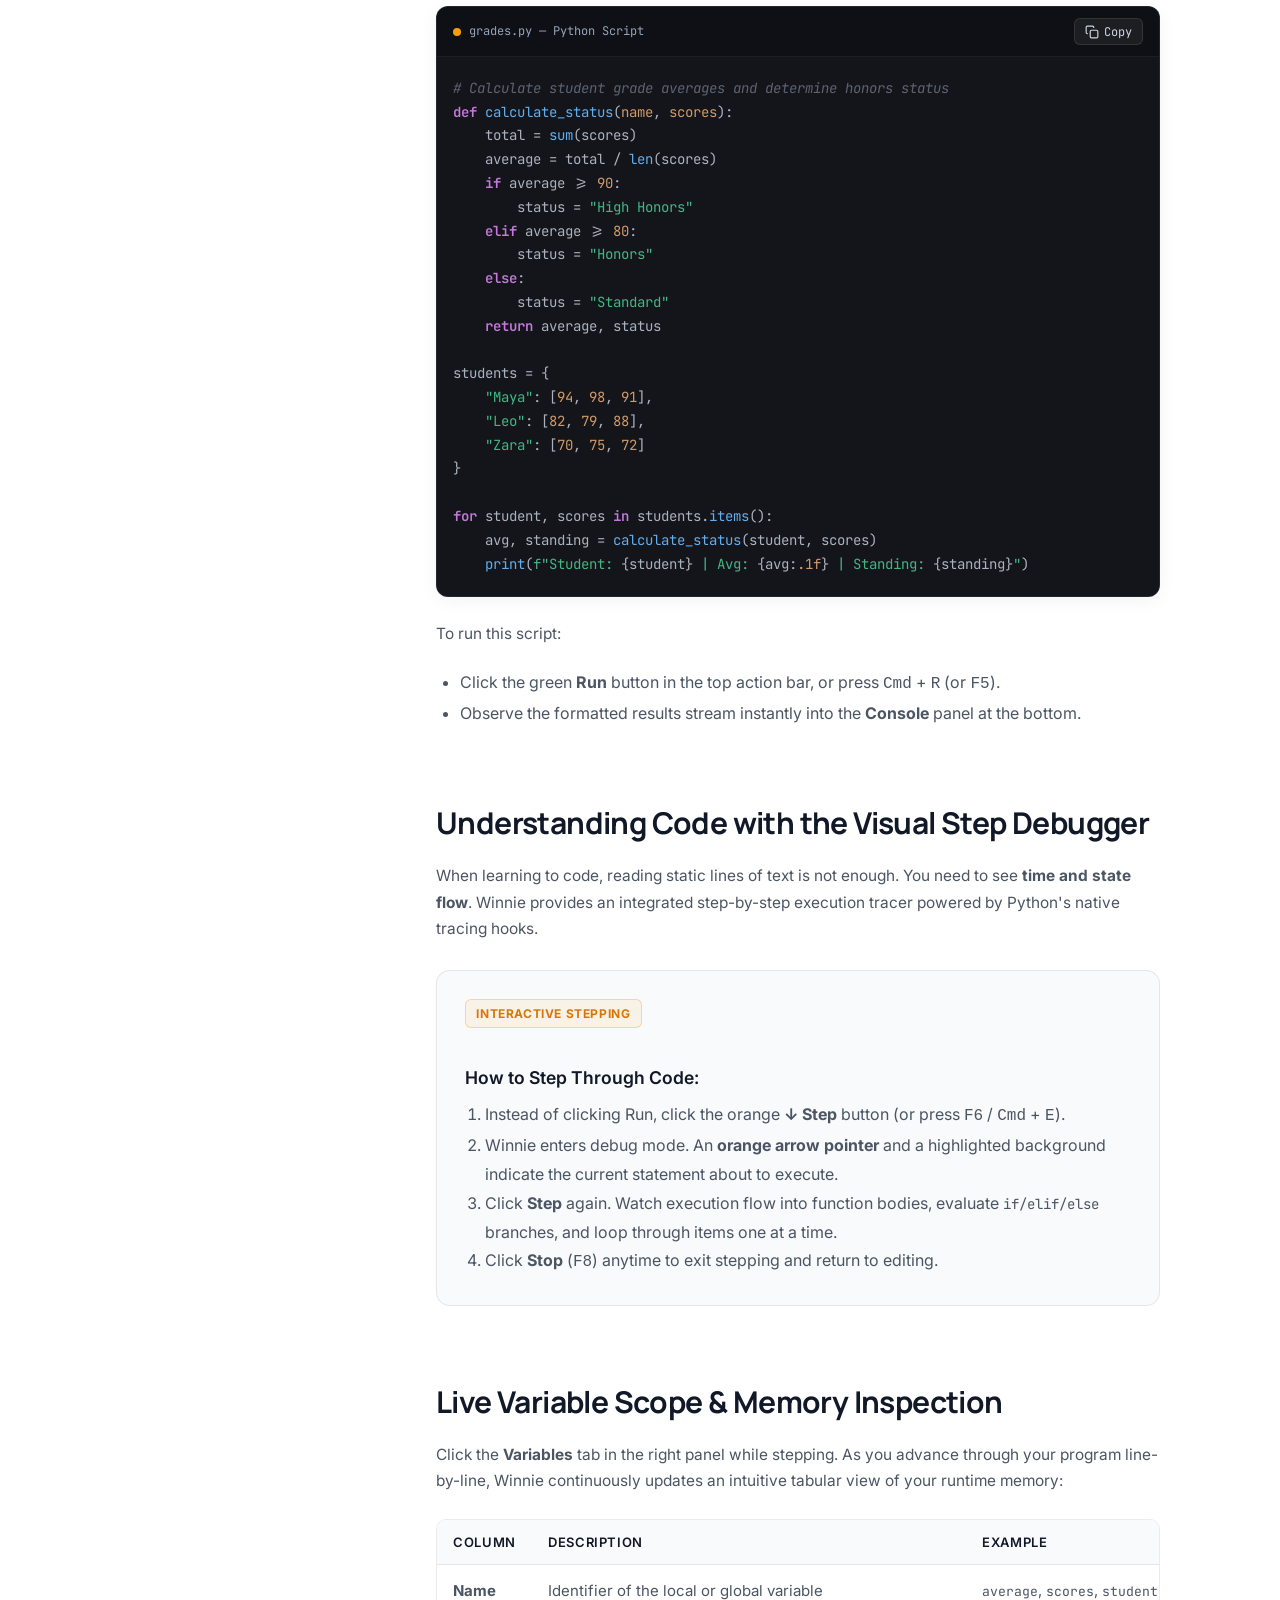
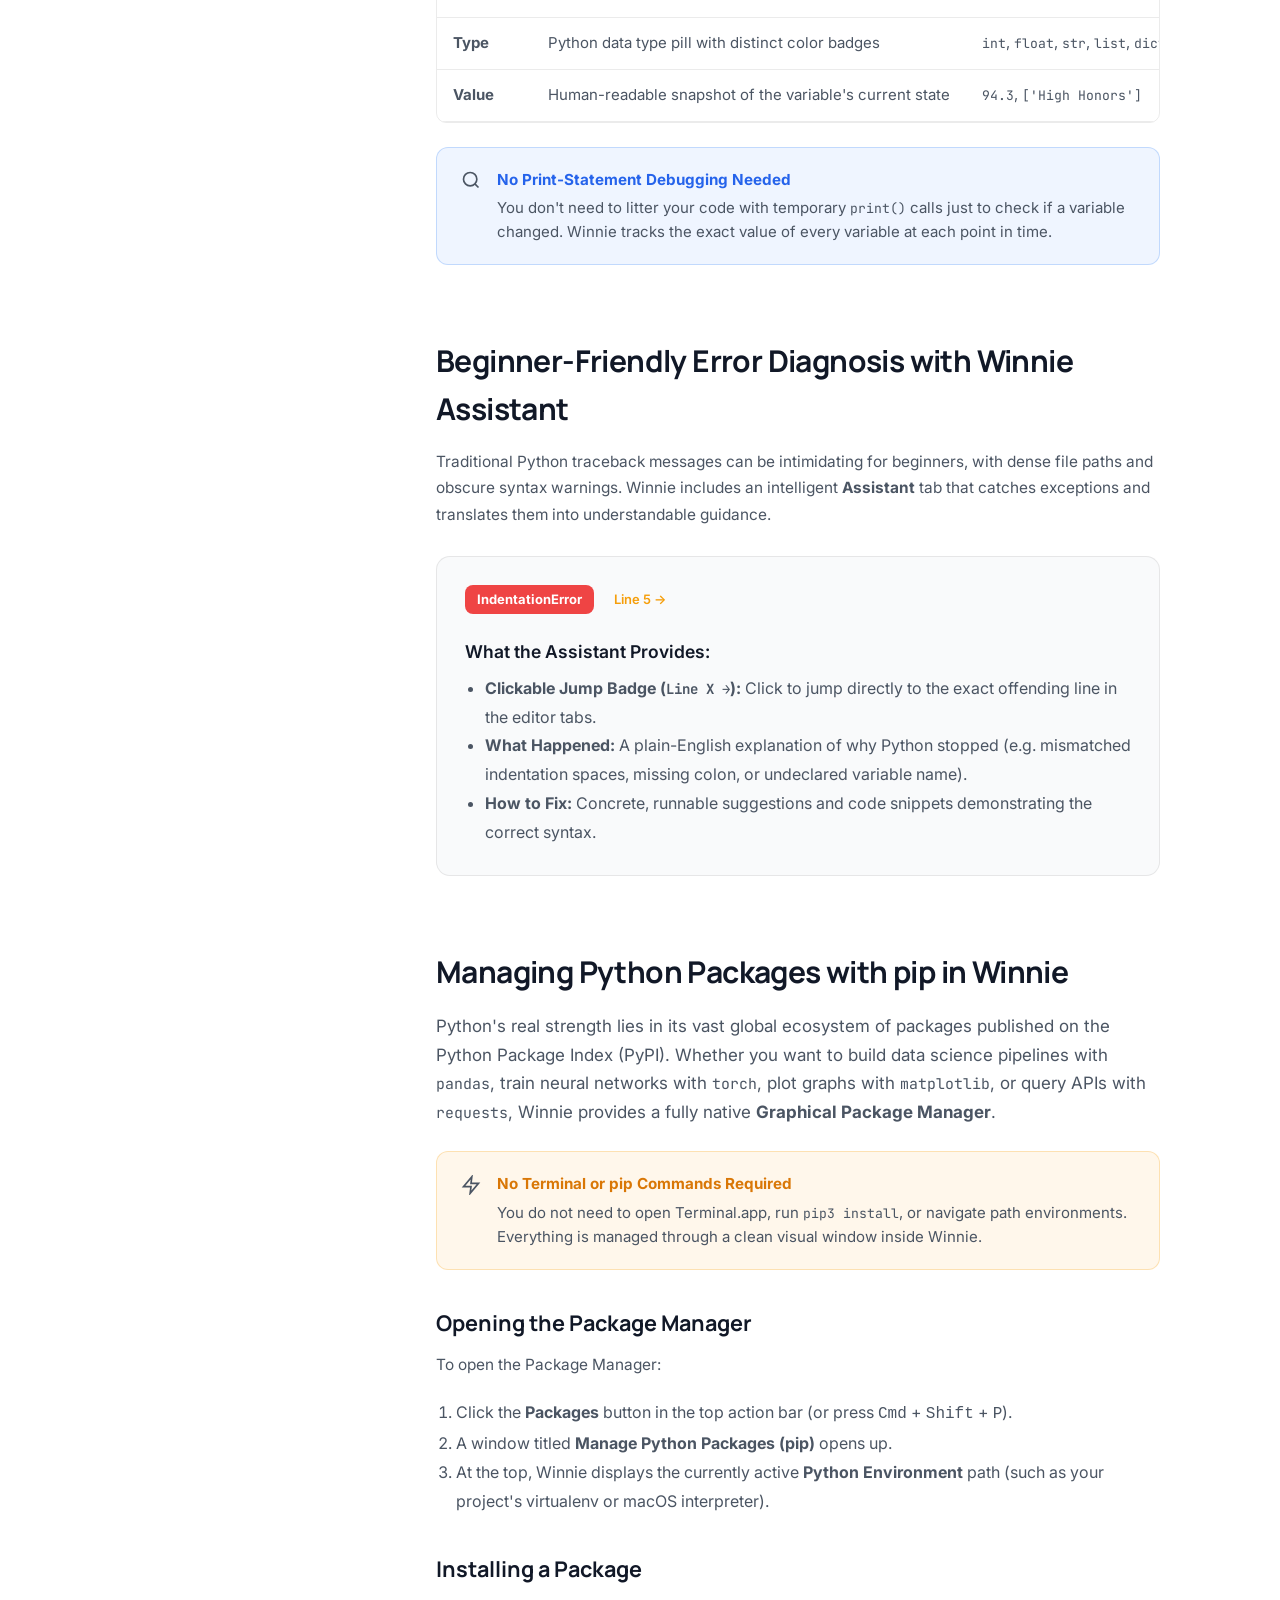
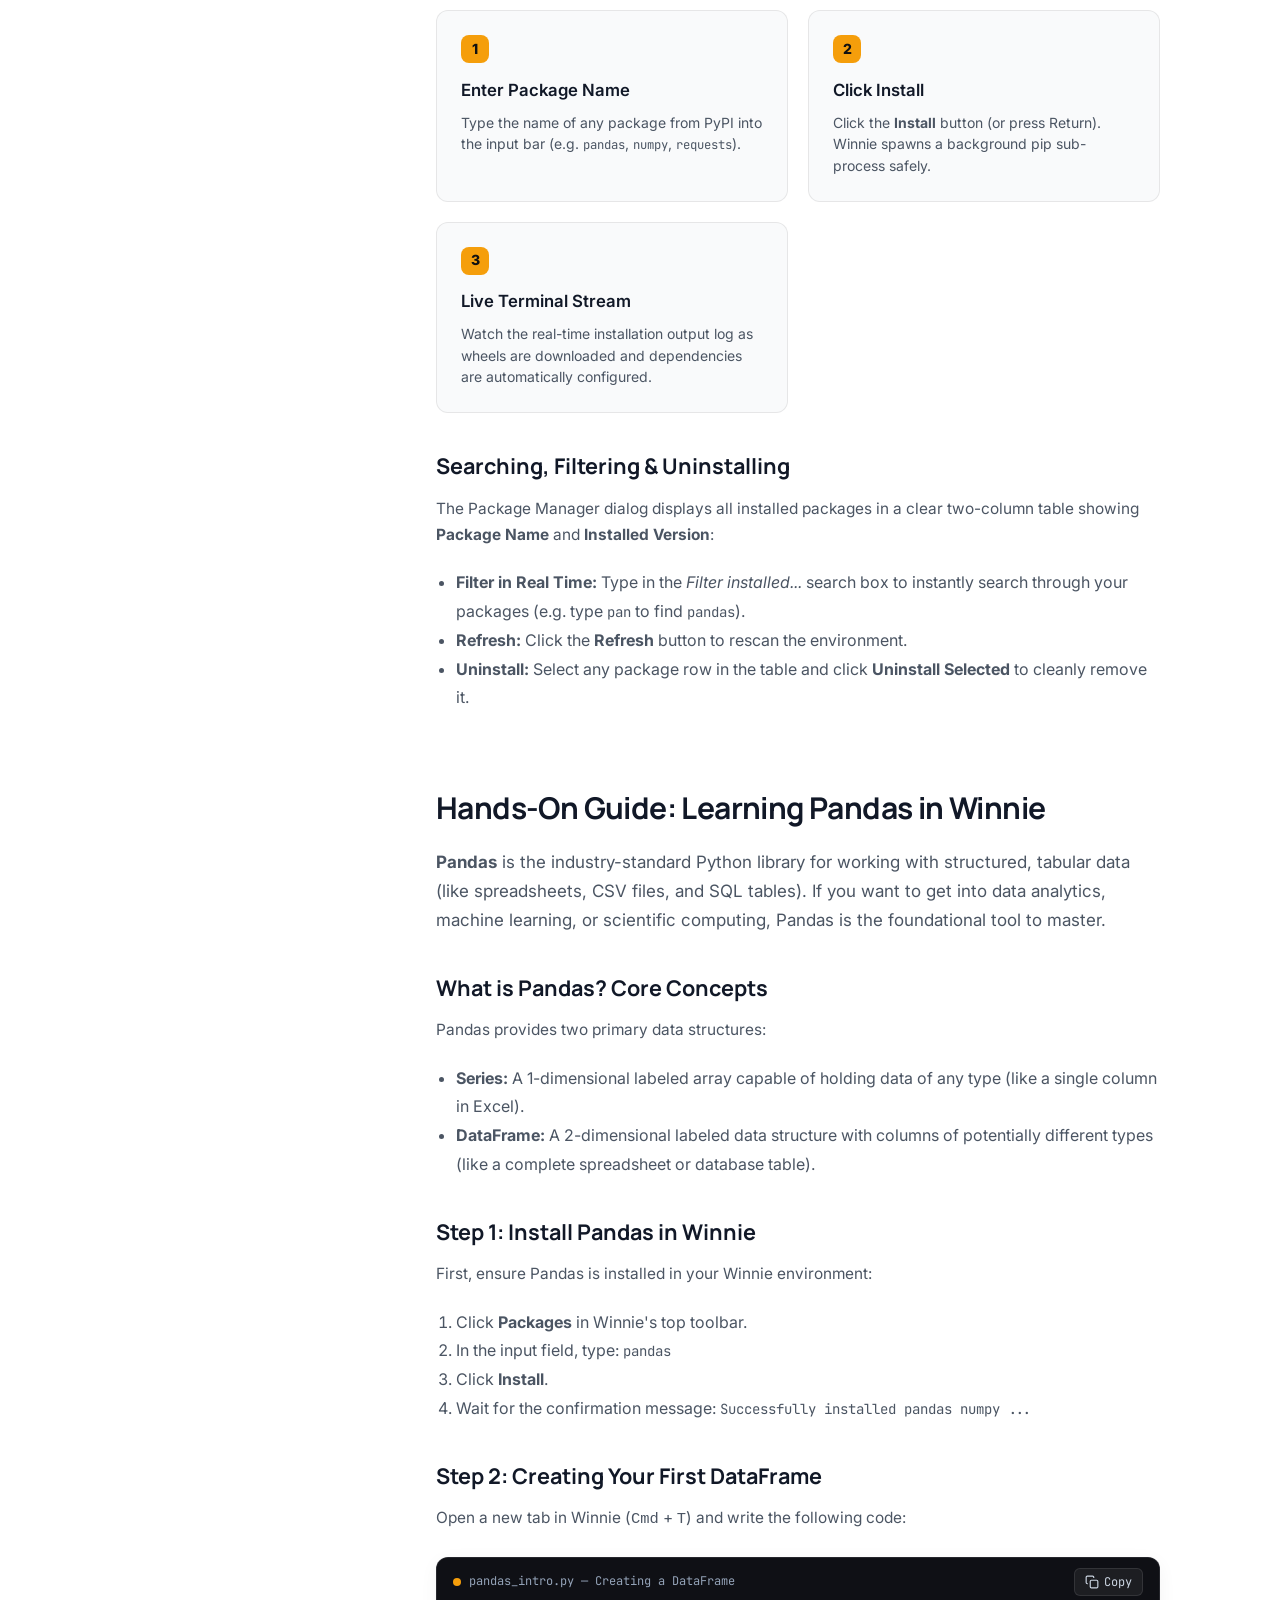
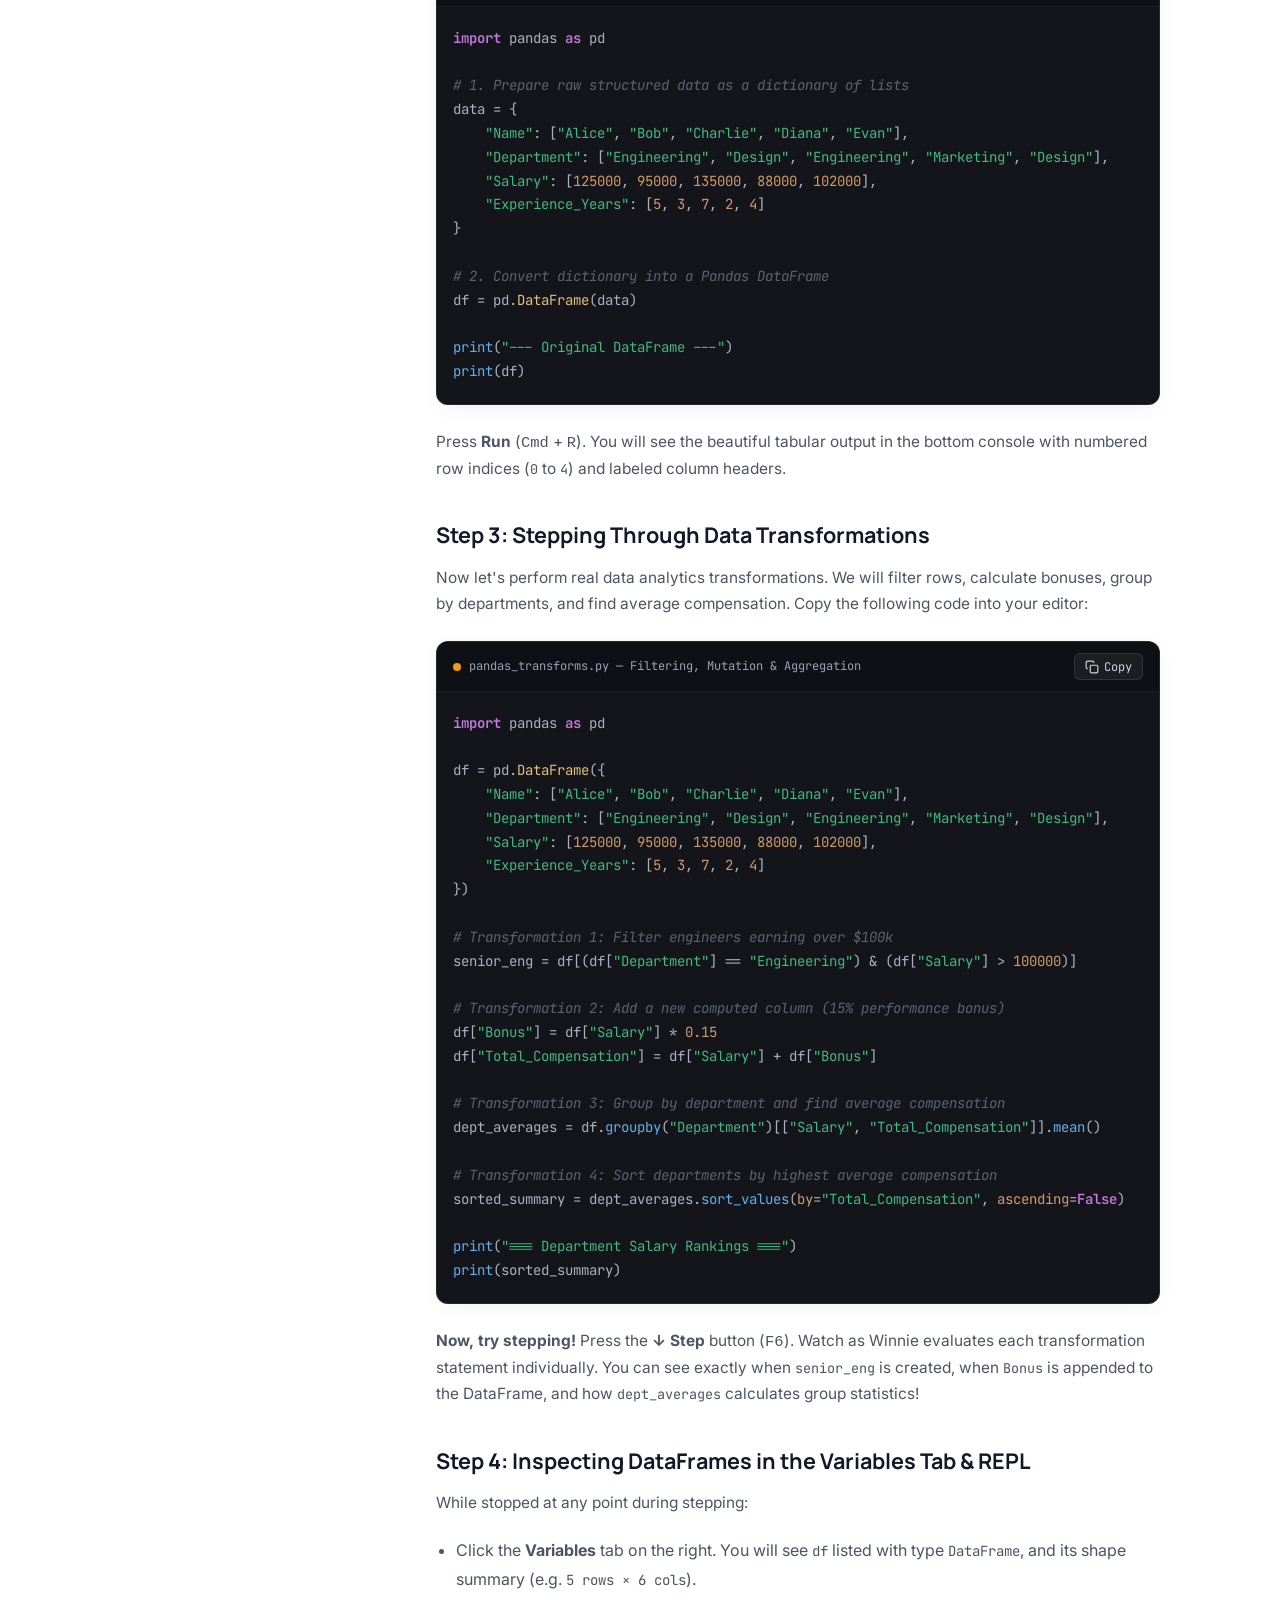
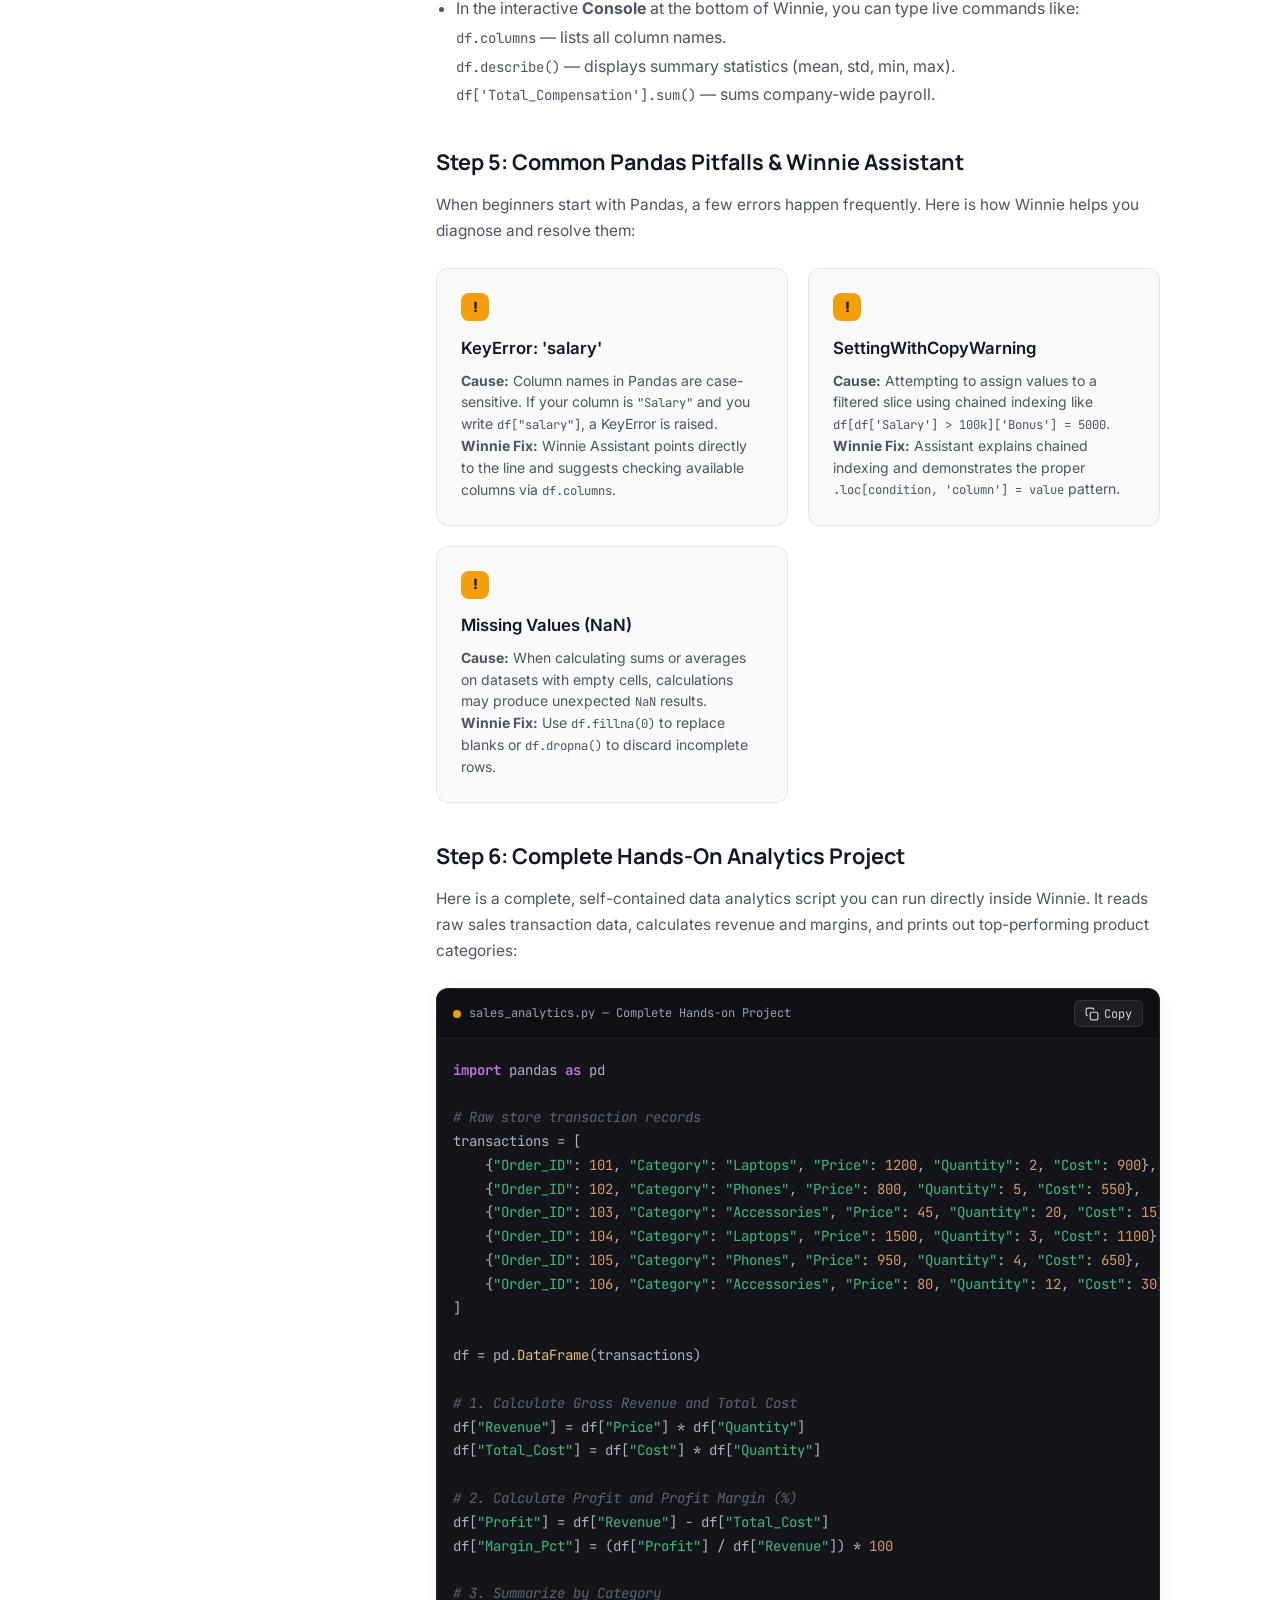
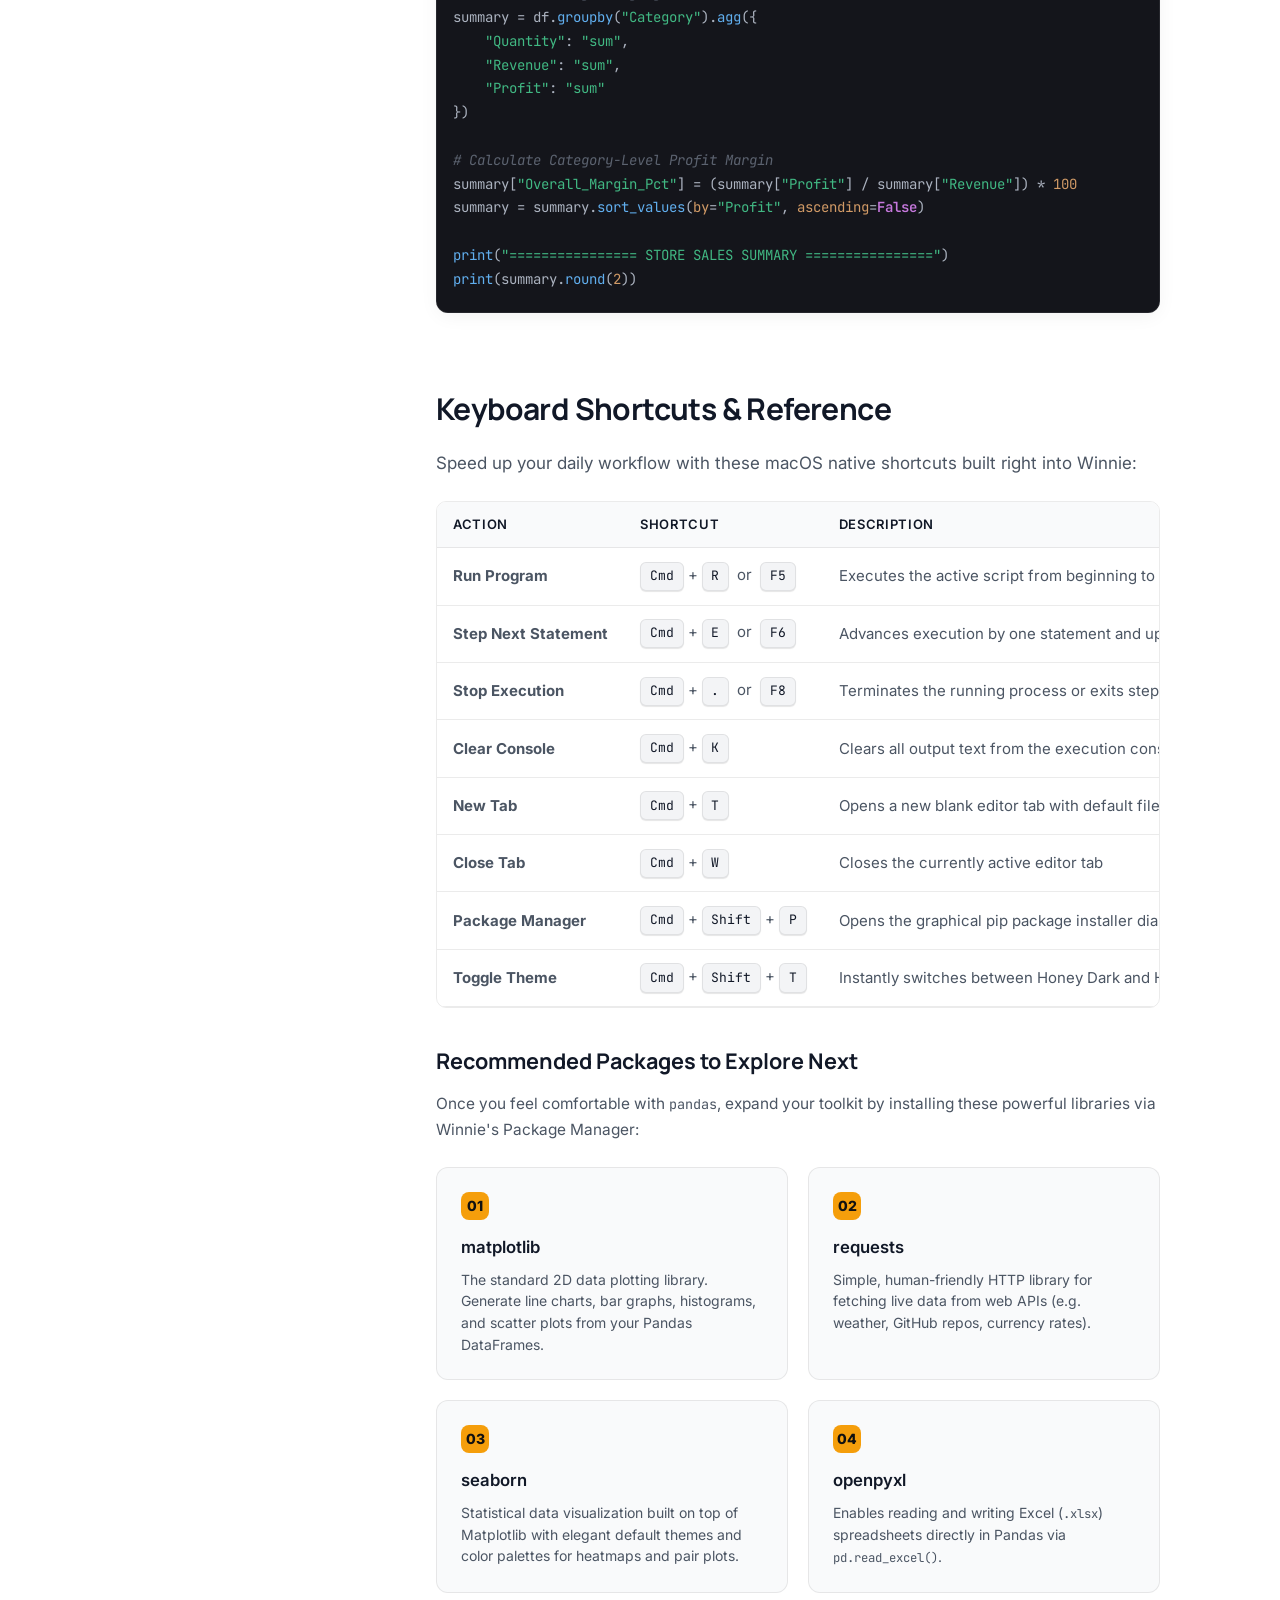
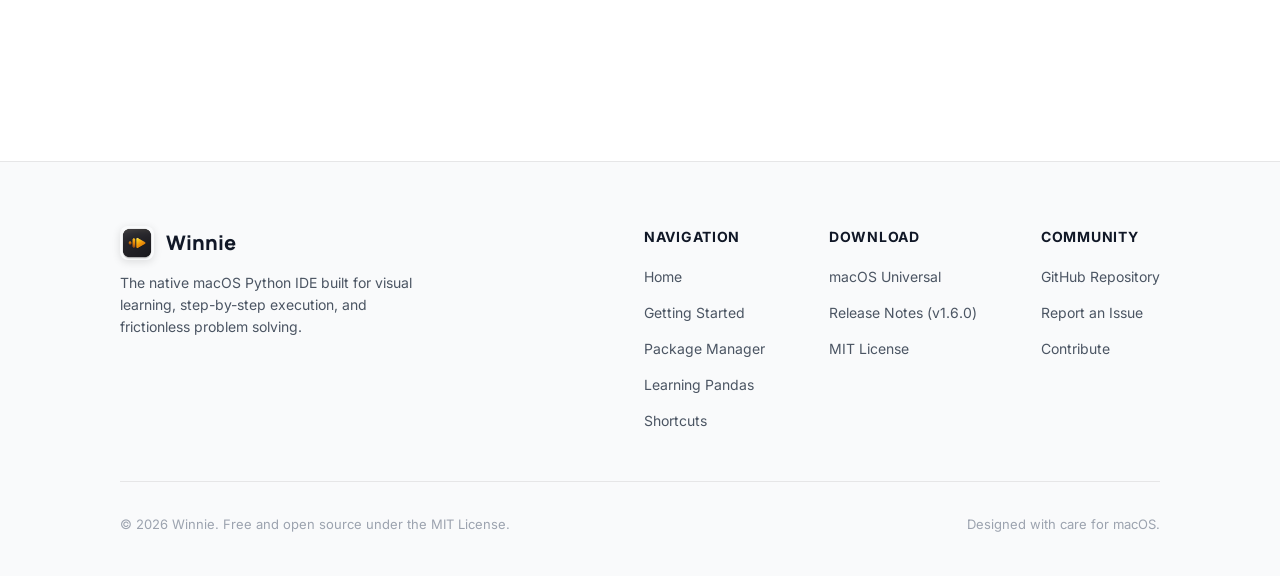
<file: docs.html>
<!DOCTYPE html>
<html lang="en">
<head>
  <meta charset="UTF-8">
  <meta name="viewport" content="width=device-width, initial-scale=1.0">
  <title>Getting Started with Python & Packages — Winnie Documentation</title>
  <meta name="description" content="Learn how to get started with Python, install packages like Pandas using Winnie's graphical package manager, and master data analysis step-by-step.">
  <link rel="icon" type="image/png" href="assets/Winnie.png">
  <link rel="stylesheet" href="styles.css">
</head>
<body>

  <!-- Site Header / Navigation -->
  <header class="site-header">
    <div class="page-wrap nav-container">
      <a href="index.html" class="brand-logo" title="Winnie">
        <img src="assets/Winnie.png" alt="Winnie Logo">
        <span>Winnie</span>
        <span class="brand-badge">Docs</span>
      </a>

      <nav class="nav-links">
        <a href="index.html">Home</a>
        <a href="#getting-started">Getting Started</a>
        <a href="#package-manager">Packages</a>
        <a href="#pandas-tutorial">Pandas Guide</a>
        <a href="#shortcuts">Shortcuts</a>
      </nav>

      <div class="nav-actions">
        <button id="theme-toggle" class="theme-toggle-btn" aria-label="Toggle Theme" title="Toggle Theme">
          <span id="theme-icon">
            <svg width="20" height="20" viewBox="0 0 24 24" fill="none" stroke="currentColor" stroke-width="2" stroke-linecap="round" stroke-linejoin="round">
              <path d="M21 12.79A9 9 0 1 1 11.21 3 7 7 0 0 0 21 12.79z"></path>
            </svg>
          </span>
        </button>
        <a href="https://github.com/nileshhazra/winnie/releases/latest/download/Winnie-macOS.zip" class="button-brand nav-download-btn" title="Download Winnie for macOS">
          <svg width="18" height="18" viewBox="0 0 24 24" fill="currentColor">
            <path d="M18.71 19.5c-.83 1.24-1.71 2.45-3.05 2.47-1.34.03-1.77-.79-3.29-.79-1.53 0-2 .77-3.27.82-1.31.05-2.3-1.32-3.14-2.53C4.25 17 2.94 12.45 4.7 9.39c.87-1.52 2.43-2.48 4.12-2.51 1.28-.02 2.5.87 3.29.87.78 0 2.26-1.07 3.81-.91.65.03 2.47.26 3.64 1.98-.09.06-2.17 1.28-2.15 3.81.03 3.02 2.65 4.03 2.68 4.04-.03.07-.42 1.44-1.38 2.83M15.97 6.37c.62-.75 1.04-1.8 0.92-2.87-.9.04-1.99.6-2.63 1.35-.58.67-1.09 1.74-.95 2.78 1 .08 2.04-.51 2.66-1.26z"/>
          </svg>
          <span class="nav-btn-text-full">Download for Mac</span>
          <span class="nav-btn-text-short">Download</span>
        </a>
      </div>
    </div>
  </header>

  <!-- Hero Section -->
  <section class="docs-hero">
    <div class="page-wrap docs-hero-inner">
      <div class="docs-breadcrumb">
        <a href="index.html">Winnie</a>
        <span>/</span>
        <span>Documentation</span>
        <span>/</span>
        <span>Guides &amp; Tutorials</span>
      </div>
      <h1 class="docs-title">Getting Started with Python &amp; Packages in Winnie</h1>
      <p class="docs-subtitle">
        A step-by-step visual guide to writing Python, managing packages with pip, and learning data science with Pandas using Winnie's visual debugger and interactive inspector.
      </p>
    </div>
  </section>

  <!-- Main Documentation Content with Sticky Sidebar -->
  <main class="page-wrap">
    <div class="docs-layout-wrap">
      
      <!-- Sticky Sidebar Navigation -->
      <aside class="docs-sidebar">
        <div class="docs-sidebar-group">
          <div class="docs-sidebar-heading">
            <svg width="14" height="14" viewBox="0 0 24 24" fill="none" stroke="currentColor" stroke-width="2"><polygon points="5 3 19 12 5 21 5 3"></polygon></svg>
            Getting Started
          </div>
          <ul class="docs-sidebar-nav">
            <li><a href="#getting-started" class="docs-sidebar-link active">Overview &amp; Interface</a></li>
            <li><a href="#first-script" class="docs-sidebar-link">Your First Script</a></li>
            <li><a href="#visual-stepper" class="docs-sidebar-link">Visual Step Debugger</a></li>
            <li><a href="#variables-tab" class="docs-sidebar-link">Live Variables Scope</a></li>
            <li><a href="#assistant-tab" class="docs-sidebar-link">Assistant &amp; Errors</a></li>
          </ul>
        </div>

        <div class="docs-sidebar-group">
          <div class="docs-sidebar-heading">
            <svg width="14" height="14" viewBox="0 0 24 24" fill="none" stroke="currentColor" stroke-width="2"><path d="M21 16V8a2 2 0 0 0-1-1.73l-7-4a2 2 0 0 0-2 0l-7 4A2 2 0 0 0 3 8v8a2 2 0 0 0 1 1.73l7 4a2 2 0 0 0 2 0l7-4A2 2 0 0 0 21 16z"></path><polyline points="3.27 6.96 12 12.01 20.73 6.96"></polyline><line x1="12" y1="22.08" x2="12" y2="12"></line></svg>
            Package Manager
          </div>
          <ul class="docs-sidebar-nav">
            <li><a href="#package-manager" class="docs-sidebar-link">Why Packages Matter</a></li>
            <li><a href="#installing-packages" class="docs-sidebar-link">Installing with pip</a></li>
            <li><a href="#package-actions" class="docs-sidebar-link">Search &amp; Uninstall</a></li>
            <li><a href="#virtual-environments" class="docs-sidebar-link">Virtual Environments</a></li>
          </ul>
        </div>

        <div class="docs-sidebar-group">
          <div class="docs-sidebar-heading">
            <svg width="14" height="14" viewBox="0 0 24 24" fill="none" stroke="currentColor" stroke-width="2"><rect x="3" y="3" width="18" height="18" rx="2" ry="2"></rect><line x1="3" y1="9" x2="21" y2="9"></line><line x1="9" y1="21" x2="9" y2="9"></line></svg>
            Learning Pandas
          </div>
          <ul class="docs-sidebar-nav">
            <li><a href="#pandas-intro" class="docs-sidebar-link">What is Pandas?</a></li>
            <li><a href="#pandas-install" class="docs-sidebar-link">1. Install in Winnie</a></li>
            <li><a href="#pandas-dataframe" class="docs-sidebar-link">2. Create First DataFrame</a></li>
            <li><a href="#pandas-stepping" class="docs-sidebar-link">3. Step-by-Step Transformations</a></li>
            <li><a href="#pandas-inspect" class="docs-sidebar-link">4. Inspecting in Variables</a></li>
            <li><a href="#pandas-pitfalls" class="docs-sidebar-link">5. Common Gotchas &amp; Fixes</a></li>
            <li><a href="#pandas-project" class="docs-sidebar-link">6. Complete Hands-on Project</a></li>
          </ul>
        </div>

        <div class="docs-sidebar-group">
          <div class="docs-sidebar-heading">
            <svg width="14" height="14" viewBox="0 0 24 24" fill="none" stroke="currentColor" stroke-width="2"><circle cx="12" cy="12" r="10"></circle><polyline points="12 6 12 12 14 14"></polyline></svg>
            Reference
          </div>
          <ul class="docs-sidebar-nav">
            <li><a href="#shortcuts" class="docs-sidebar-link">Keyboard Shortcuts</a></li>
            <li><a href="#next-libraries" class="docs-sidebar-link">Recommended Packages</a></li>
          </ul>
        </div>
      </aside>

      <!-- Documentation Content -->
      <article class="docs-content">

        <!-- Section 1: Getting Started -->
        <section id="getting-started" class="docs-section">
          <h2>
            <span>Getting Started with Python in Winnie</span>
          </h2>
          <p class="docs-lead">
            Winnie is a native macOS Python Integrated Development Environment (IDE) engineered from the ground up for <strong>visual clarity</strong> and <strong>zero-friction learning</strong>. Unlike heavyweight industrial editors that demand complex launch configs, virtual environment toggles, and terminal gymnastics, Winnie is ready to run your Python code immediately after launch.
          </p>

          <div class="callout callout-tip">
            <div class="callout-icon">
              <svg width="20" height="20" viewBox="0 0 24 24" fill="none" stroke="currentColor" stroke-width="2">
                <path d="M12 2v2"></path><path d="M12 20v2"></path>
                <path d="m4.93 4.93 1.41 1.41"></path><path d="m17.66 17.66 1.41 1.41"></path>
                <path d="M2 12h2"></path><path d="M20 12h2"></path>
                <path d="m6.34 17.66-1.41 1.41"></path><path d="m19.07 4.93-1.41 1.41"></path>
                <circle cx="12" cy="12" r="5"></circle>
              </svg>
            </div>
            <div class="callout-body">
              <strong>Zero Configuration Needed</strong>
              Winnie automatically detects your macOS Python 3 installation, Homebrew Python, or project virtual environment. Launch Winnie, type code, and hit Run.
            </div>
          </div>

          <h3 id="interface-walkthrough">The Winnie Interface Anatomy</h3>
          <p class="docs-paragraph">
            The Winnie workspace is cleanly split into four interconnected zones designed around the human visual learning loop:
          </p>

          <div class="step-cards-grid">
            <div class="step-card">
              <div class="step-card-num">1</div>
              <h4>Top Action Bar</h4>
              <p>Execute scripts with <strong>Run</strong>, single-step with <strong>Step</strong>, halt with <strong>Stop</strong>, open <strong>Packages</strong>, browse <strong>160+ Problems</strong>, or switch between <strong>Dark &amp; Light</strong> modes.</p>
            </div>
            <div class="step-card">
              <div class="step-card-num">2</div>
              <h4>Multi-Tab Editor</h4>
              <p>Fast, distraction-free Python editor featuring the high-contrast <strong>CodeSandbox Black</strong> syntax theme, line numbers, active line highlight, and auto-indentation.</p>
            </div>
            <div class="step-card">
              <div class="step-card-num">3</div>
              <h4>Output Console &amp; REPL</h4>
              <p>Direct output stream for standard output and errors, plus an interactive scratchpad console at the bottom for testing one-liners on the fly.</p>
            </div>
            <div class="step-card">
              <div class="step-card-num">4</div>
              <h4>Right Inspector Tabs</h4>
              <p>Switch between <strong>Description</strong> (problem brief), <strong>Solution</strong> (reference answers), <strong>Variables</strong> (live scope memory), and <strong>Assistant</strong> (friendly error diagnosis).</p>
            </div>
          </div>
        </section>

        <!-- Section: Your First Script -->
        <section id="first-script" class="docs-section">
          <h2>Writing &amp; Executing Your First Python Program</h2>
          <p class="docs-paragraph">
            Let's start by writing a fundamental Python script that calculates student scores and formats the results. Type the following code into the Winnie editor:
          </p>

          <div class="docs-code-container">
            <div class="docs-code-header">
              <div class="docs-code-title">
                <span class="dot-file"></span>
                <span>grades.py — Python Script</span>
              </div>
              <button class="code-copy-btn" title="Copy code">
                <svg width="14" height="14" viewBox="0 0 24 24" fill="none" stroke="currentColor" stroke-width="2"><rect x="9" y="9" width="13" height="13" rx="2" ry="2"></rect><path d="M5 15H4a2 2 0 0 1-2-2V4a2 2 0 0 1 2-2h9a2 2 0 0 1 2 2v1"></path></svg>
                Copy
              </button>
            </div>
            <div class="docs-code-body">
<pre><span class="syn-cm"># Calculate student grade averages and determine honors status</span>
<span class="syn-kw">def</span> <span class="syn-fn">calculate_status</span>(<span class="syn-num">name</span>, <span class="syn-num">scores</span>):
    <span class="syn-op">total</span> <span class="syn-op">=</span> <span class="syn-fn">sum</span>(<span class="syn-op">scores</span>)
    <span class="syn-op">average</span> <span class="syn-op">=</span> <span class="syn-op">total</span> <span class="syn-op">/</span> <span class="syn-fn">len</span>(<span class="syn-op">scores</span>)
    <span class="syn-kw">if</span> <span class="syn-op">average</span> <span class="syn-op">&gt;=</span> <span class="syn-num">90</span>:
        <span class="syn-op">status</span> <span class="syn-op">=</span> <span class="syn-str">"High Honors"</span>
    <span class="syn-kw">elif</span> <span class="syn-op">average</span> <span class="syn-op">&gt;=</span> <span class="syn-num">80</span>:
        <span class="syn-op">status</span> <span class="syn-op">=</span> <span class="syn-str">"Honors"</span>
    <span class="syn-kw">else</span>:
        <span class="syn-op">status</span> <span class="syn-op">=</span> <span class="syn-str">"Standard"</span>
    <span class="syn-kw">return</span> <span class="syn-op">average</span>, <span class="syn-op">status</span>

<span class="syn-op">students</span> <span class="syn-op">=</span> {
    <span class="syn-str">"Maya"</span>: [<span class="syn-num">94</span>, <span class="syn-num">98</span>, <span class="syn-num">91</span>],
    <span class="syn-str">"Leo"</span>: [<span class="syn-num">82</span>, <span class="syn-num">79</span>, <span class="syn-num">88</span>],
    <span class="syn-str">"Zara"</span>: [<span class="syn-num">70</span>, <span class="syn-num">75</span>, <span class="syn-num">72</span>]
}

<span class="syn-kw">for</span> <span class="syn-op">student</span>, <span class="syn-op">scores</span> <span class="syn-kw">in</span> <span class="syn-op">students</span>.<span class="syn-fn">items</span>():
    <span class="syn-op">avg</span>, <span class="syn-op">standing</span> <span class="syn-op">=</span> <span class="syn-fn">calculate_status</span>(<span class="syn-op">student</span>, <span class="syn-op">scores</span>)
    <span class="syn-fn">print</span>(<span class="syn-str">f"Student: </span>{<span class="syn-op">student</span>}<span class="syn-str"> | Avg: </span>{<span class="syn-op">avg</span>:<span class="syn-num">.1f</span>}<span class="syn-str"> | Standing: </span>{<span class="syn-op">standing</span>}<span class="syn-str">"</span>)
</pre>
            </div>
          </div>

          <p class="docs-paragraph">
            To run this script:
          </p>
          <ul style="margin-left: 1.5rem; margin-bottom: 1.5rem; color: var(--text-secondary); line-height: 1.8;">
            <li>Click the green <strong>Run</strong> button in the top action bar, or press <kbd>Cmd</kbd> + <kbd>R</kbd> (or <kbd>F5</kbd>).</li>
            <li>Observe the formatted results stream instantly into the <strong>Console</strong> panel at the bottom.</li>
          </ul>
        </section>

        <!-- Section: Visual Stepper -->
        <section id="visual-stepper" class="docs-section">
          <h2>Understanding Code with the Visual Step Debugger</h2>
          <p class="docs-paragraph">
            When learning to code, reading static lines of text is not enough. You need to see <strong>time and state flow</strong>. Winnie provides an integrated step-by-step execution tracer powered by Python's native tracing hooks.
          </p>

          <div class="walkthrough-box">
            <span class="walkthrough-badge">Interactive Stepping</span>
            <h4>How to Step Through Code:</h4>
            <ol style="margin-left: 1.25rem; line-height: 1.8; color: var(--text-secondary); margin-top: 0.5rem;">
              <li>Instead of clicking Run, click the orange <strong>↓ Step</strong> button (or press <kbd>F6</kbd> / <kbd>Cmd</kbd> + <kbd>E</kbd>).</li>
              <li>Winnie enters debug mode. An <strong>orange arrow pointer</strong> and a highlighted background indicate the current statement about to execute.</li>
              <li>Click <strong>Step</strong> again. Watch execution flow into function bodies, evaluate <code>if/elif/else</code> branches, and loop through items one at a time.</li>
              <li>Click <strong>Stop</strong> (<kbd>F8</kbd>) anytime to exit stepping and return to editing.</li>
            </ol>
          </div>
        </section>

        <!-- Section: Variables Tab -->
        <section id="variables-tab" class="docs-section">
          <h2>Live Variable Scope &amp; Memory Inspection</h2>
          <p class="docs-paragraph">
            Click the <strong>Variables</strong> tab in the right panel while stepping. As you advance through your program line-by-line, Winnie continuously updates an intuitive tabular view of your runtime memory:
          </p>

          <div class="table-container">
            <table class="shortcut-table">
              <thead>
                <tr>
                  <th>Column</th>
                  <th>Description</th>
                  <th>Example</th>
                </tr>
              </thead>
              <tbody>
                <tr>
                  <td><strong>Name</strong></td>
                  <td>Identifier of the local or global variable</td>
                  <td><code>average</code>, <code>scores</code>, <code>students</code></td>
                </tr>
                <tr>
                  <td><strong>Type</strong></td>
                  <td>Python data type pill with distinct color badges</td>
                  <td><code>int</code>, <code>float</code>, <code>str</code>, <code>list</code>, <code>dict</code></td>
                </tr>
                <tr>
                  <td><strong>Value</strong></td>
                  <td>Human-readable snapshot of the variable's current state</td>
                  <td><code>94.3</code>, <code>['High Honors']</code></td>
                </tr>
              </tbody>
            </table>
          </div>

          <div class="callout callout-info">
            <div class="callout-icon">
              <svg width="20" height="20" viewBox="0 0 24 24" fill="none" stroke="currentColor" stroke-width="2">
                <circle cx="11" cy="11" r="8"></circle>
                <line x1="21" y1="21" x2="16.65" y2="16.65"></line>
              </svg>
            </div>
            <div class="callout-body">
              <strong>No Print-Statement Debugging Needed</strong>
              You don't need to litter your code with temporary <code>print()</code> calls just to check if a variable changed. Winnie tracks the exact value of every variable at each point in time.
            </div>
          </div>
        </section>

        <!-- Section: Assistant & Errors -->
        <section id="assistant-tab" class="docs-section">
          <h2>Beginner-Friendly Error Diagnosis with Winnie Assistant</h2>
          <p class="docs-paragraph">
            Traditional Python traceback messages can be intimidating for beginners, with dense file paths and obscure syntax warnings. Winnie includes an intelligent <strong>Assistant</strong> tab that catches exceptions and translates them into understandable guidance.
          </p>

          <div class="walkthrough-box">
            <div style="display: flex; gap: 0.5rem; align-items: center; margin-bottom: 0.75rem;">
              <span style="background: #EF4444; color: white; padding: 4px 12px; border-radius: 8px; font-weight: 700; font-size: 0.8125rem;">IndentationError</span>
              <span style="background: rgba(255, 255, 255, 0.1); color: #F59E0B; padding: 4px 12px; border-radius: 8px; font-weight: 600; font-size: 0.8125rem;">Line 5 →</span>
            </div>
            <h4>What the Assistant Provides:</h4>
            <ul style="margin-left: 1.25rem; line-height: 1.8; color: var(--text-secondary);">
              <li><strong>Clickable Jump Badge (<code>Line X →</code>):</strong> Click to jump directly to the exact offending line in the editor tabs.</li>
              <li><strong>What Happened:</strong> A plain-English explanation of why Python stopped (e.g. mismatched indentation spaces, missing colon, or undeclared variable name).</li>
              <li><strong>How to Fix:</strong> Concrete, runnable suggestions and code snippets demonstrating the correct syntax.</li>
            </ul>
          </div>
        </section>

        <!-- Section 2: Package Manager -->
        <section id="package-manager" class="docs-section">
          <h2>
            <span>Managing Python Packages with pip in Winnie</span>
          </h2>
          <p class="docs-lead">
            Python's real strength lies in its vast global ecosystem of packages published on the Python Package Index (PyPI). Whether you want to build data science pipelines with <code>pandas</code>, train neural networks with <code>torch</code>, plot graphs with <code>matplotlib</code>, or query APIs with <code>requests</code>, Winnie provides a fully native <strong>Graphical Package Manager</strong>.
          </p>

          <div class="callout callout-warning">
            <div class="callout-icon">
              <svg width="20" height="20" viewBox="0 0 24 24" fill="none" stroke="currentColor" stroke-width="2">
                <polygon points="13 2 3 14 12 14 11 22 21 10 12 10 13 2"></polygon>
              </svg>
            </div>
            <div class="callout-body">
              <strong>No Terminal or pip Commands Required</strong>
              You do not need to open Terminal.app, run <code>pip3 install</code>, or navigate path environments. Everything is managed through a clean visual window inside Winnie.
            </div>
          </div>

          <h3 id="installing-packages">Opening the Package Manager</h3>
          <p class="docs-paragraph">
            To open the Package Manager:
          </p>
          <ol style="margin-left: 1.25rem; line-height: 1.8; color: var(--text-secondary); margin-bottom: 1.5rem;">
            <li>Click the <strong>Packages</strong> button in the top action bar (or press <kbd>Cmd</kbd> + <kbd>Shift</kbd> + <kbd>P</kbd>).</li>
            <li>A window titled <strong>Manage Python Packages (pip)</strong> opens up.</li>
            <li>At the top, Winnie displays the currently active <strong>Python Environment</strong> path (such as your project's virtualenv or macOS interpreter).</li>
          </ol>

          <h3 id="package-actions">Installing a Package</h3>
          <div class="step-cards-grid">
            <div class="step-card">
              <div class="step-card-num">1</div>
              <h4>Enter Package Name</h4>
              <p>Type the name of any package from PyPI into the input bar (e.g. <code>pandas</code>, <code>numpy</code>, <code>requests</code>).</p>
            </div>
            <div class="step-card">
              <div class="step-card-num">2</div>
              <h4>Click Install</h4>
              <p>Click the <strong>Install</strong> button (or press Return). Winnie spawns a background pip sub-process safely.</p>
            </div>
            <div class="step-card">
              <div class="step-card-num">3</div>
              <h4>Live Terminal Stream</h4>
              <p>Watch the real-time installation output log as wheels are downloaded and dependencies are automatically configured.</p>
            </div>
          </div>

          <h3 id="virtual-environments">Searching, Filtering &amp; Uninstalling</h3>
          <p class="docs-paragraph">
            The Package Manager dialog displays all installed packages in a clear two-column table showing <strong>Package Name</strong> and <strong>Installed Version</strong>:
          </p>
          <ul style="margin-left: 1.25rem; line-height: 1.8; color: var(--text-secondary);">
            <li><strong>Filter in Real Time:</strong> Type in the <em>Filter installed...</em> search box to instantly search through your packages (e.g. type <code>pan</code> to find <code>pandas</code>).</li>
            <li><strong>Refresh:</strong> Click the <strong>Refresh</strong> button to rescan the environment.</li>
            <li><strong>Uninstall:</strong> Select any package row in the table and click <strong>Uninstall Selected</strong> to cleanly remove it.</li>
          </ul>
        </section>

        <!-- Section 3: Learning Pandas -->
        <section id="pandas-tutorial" class="docs-section">
          <h2>
            <span>Hands-On Guide: Learning Pandas in Winnie</span>
          </h2>
          <p class="docs-lead">
            <strong>Pandas</strong> is the industry-standard Python library for working with structured, tabular data (like spreadsheets, CSV files, and SQL tables). If you want to get into data analytics, machine learning, or scientific computing, Pandas is the foundational tool to master.
          </p>

          <h3 id="pandas-intro">What is Pandas? Core Concepts</h3>
          <p class="docs-paragraph">
            Pandas provides two primary data structures:
          </p>
          <ul style="margin-left: 1.25rem; line-height: 1.8; color: var(--text-secondary); margin-bottom: 1.5rem;">
            <li><strong>Series:</strong> A 1-dimensional labeled array capable of holding data of any type (like a single column in Excel).</li>
            <li><strong>DataFrame:</strong> A 2-dimensional labeled data structure with columns of potentially different types (like a complete spreadsheet or database table).</li>
          </ul>

          <h3 id="pandas-install">Step 1: Install Pandas in Winnie</h3>
          <p class="docs-paragraph">
            First, ensure Pandas is installed in your Winnie environment:
          </p>
          <ol style="margin-left: 1.25rem; line-height: 1.8; color: var(--text-secondary); margin-bottom: 1.5rem;">
            <li>Click <strong>Packages</strong> in Winnie's top toolbar.</li>
            <li>In the input field, type: <code>pandas</code></li>
            <li>Click <strong>Install</strong>.</li>
            <li>Wait for the confirmation message: <code>Successfully installed pandas numpy ...</code></li>
          </ol>

          <h3 id="pandas-dataframe">Step 2: Creating Your First DataFrame</h3>
          <p class="docs-paragraph">
            Open a new tab in Winnie (<kbd>Cmd</kbd> + <kbd>T</kbd>) and write the following code:
          </p>

          <div class="docs-code-container">
            <div class="docs-code-header">
              <div class="docs-code-title">
                <span class="dot-file"></span>
                <span>pandas_intro.py — Creating a DataFrame</span>
              </div>
              <button class="code-copy-btn" title="Copy code">
                <svg width="14" height="14" viewBox="0 0 24 24" fill="none" stroke="currentColor" stroke-width="2"><rect x="9" y="9" width="13" height="13" rx="2" ry="2"></rect><path d="M5 15H4a2 2 0 0 1-2-2V4a2 2 0 0 1 2-2h9a2 2 0 0 1 2 2v1"></path></svg>
                Copy
              </button>
            </div>
            <div class="docs-code-body">
<pre><span class="syn-kw">import</span> <span class="syn-op">pandas</span> <span class="syn-kw">as</span> <span class="syn-op">pd</span>

<span class="syn-cm"># 1. Prepare raw structured data as a dictionary of lists</span>
<span class="syn-op">data</span> <span class="syn-op">=</span> {
    <span class="syn-str">"Name"</span>: [<span class="syn-str">"Alice"</span>, <span class="syn-str">"Bob"</span>, <span class="syn-str">"Charlie"</span>, <span class="syn-str">"Diana"</span>, <span class="syn-str">"Evan"</span>],
    <span class="syn-str">"Department"</span>: [<span class="syn-str">"Engineering"</span>, <span class="syn-str">"Design"</span>, <span class="syn-str">"Engineering"</span>, <span class="syn-str">"Marketing"</span>, <span class="syn-str">"Design"</span>],
    <span class="syn-str">"Salary"</span>: [<span class="syn-num">125000</span>, <span class="syn-num">95000</span>, <span class="syn-num">135000</span>, <span class="syn-num">88000</span>, <span class="syn-num">102000</span>],
    <span class="syn-str">"Experience_Years"</span>: [<span class="syn-num">5</span>, <span class="syn-num">3</span>, <span class="syn-num">7</span>, <span class="syn-num">2</span>, <span class="syn-num">4</span>]
}

<span class="syn-cm"># 2. Convert dictionary into a Pandas DataFrame</span>
<span class="syn-op">df</span> <span class="syn-op">=</span> <span class="syn-op">pd</span>.<span class="syn-cls">DataFrame</span>(<span class="syn-op">data</span>)

<span class="syn-fn">print</span>(<span class="syn-str">"--- Original DataFrame ---"</span>)
<span class="syn-fn">print</span>(<span class="syn-op">df</span>)
</pre>
            </div>
          </div>

          <p class="docs-paragraph">
            Press <strong>Run</strong> (<kbd>Cmd</kbd> + <kbd>R</kbd>). You will see the beautiful tabular output in the bottom console with numbered row indices (<code>0</code> to <code>4</code>) and labeled column headers.
          </p>

          <h3 id="pandas-stepping">Step 3: Stepping Through Data Transformations</h3>
          <p class="docs-paragraph">
            Now let's perform real data analytics transformations. We will filter rows, calculate bonuses, group by departments, and find average compensation. Copy the following code into your editor:
          </p>

          <div class="docs-code-container">
            <div class="docs-code-header">
              <div class="docs-code-title">
                <span class="dot-file"></span>
                <span>pandas_transforms.py — Filtering, Mutation &amp; Aggregation</span>
              </div>
              <button class="code-copy-btn" title="Copy code">
                <svg width="14" height="14" viewBox="0 0 24 24" fill="none" stroke="currentColor" stroke-width="2"><rect x="9" y="9" width="13" height="13" rx="2" ry="2"></rect><path d="M5 15H4a2 2 0 0 1-2-2V4a2 2 0 0 1 2-2h9a2 2 0 0 1 2 2v1"></path></svg>
                Copy
              </button>
            </div>
            <div class="docs-code-body">
<pre><span class="syn-kw">import</span> <span class="syn-op">pandas</span> <span class="syn-kw">as</span> <span class="syn-op">pd</span>

<span class="syn-op">df</span> <span class="syn-op">=</span> <span class="syn-op">pd</span>.<span class="syn-cls">DataFrame</span>({
    <span class="syn-str">"Name"</span>: [<span class="syn-str">"Alice"</span>, <span class="syn-str">"Bob"</span>, <span class="syn-str">"Charlie"</span>, <span class="syn-str">"Diana"</span>, <span class="syn-str">"Evan"</span>],
    <span class="syn-str">"Department"</span>: [<span class="syn-str">"Engineering"</span>, <span class="syn-str">"Design"</span>, <span class="syn-str">"Engineering"</span>, <span class="syn-str">"Marketing"</span>, <span class="syn-str">"Design"</span>],
    <span class="syn-str">"Salary"</span>: [<span class="syn-num">125000</span>, <span class="syn-num">95000</span>, <span class="syn-num">135000</span>, <span class="syn-num">88000</span>, <span class="syn-num">102000</span>],
    <span class="syn-str">"Experience_Years"</span>: [<span class="syn-num">5</span>, <span class="syn-num">3</span>, <span class="syn-num">7</span>, <span class="syn-num">2</span>, <span class="syn-num">4</span>]
})

<span class="syn-cm"># Transformation 1: Filter engineers earning over $100k</span>
<span class="syn-op">senior_eng</span> <span class="syn-op">=</span> <span class="syn-op">df</span>[(<span class="syn-op">df</span>[<span class="syn-str">"Department"</span>] <span class="syn-op">==</span> <span class="syn-str">"Engineering"</span>) <span class="syn-op">&amp;</span> (<span class="syn-op">df</span>[<span class="syn-str">"Salary"</span>] <span class="syn-op">&gt;</span> <span class="syn-num">100000</span>)]

<span class="syn-cm"># Transformation 2: Add a new computed column (15% performance bonus)</span>
<span class="syn-op">df</span>[<span class="syn-str">"Bonus"</span>] <span class="syn-op">=</span> <span class="syn-op">df</span>[<span class="syn-str">"Salary"</span>] <span class="syn-op">*</span> <span class="syn-num">0.15</span>
<span class="syn-op">df</span>[<span class="syn-str">"Total_Compensation"</span>] <span class="syn-op">=</span> <span class="syn-op">df</span>[<span class="syn-str">"Salary"</span>] <span class="syn-op">+</span> <span class="syn-op">df</span>[<span class="syn-str">"Bonus"</span>]

<span class="syn-cm"># Transformation 3: Group by department and find average compensation</span>
<span class="syn-op">dept_averages</span> <span class="syn-op">=</span> <span class="syn-op">df</span>.<span class="syn-fn">groupby</span>(<span class="syn-str">"Department"</span>)[[<span class="syn-str">"Salary"</span>, <span class="syn-str">"Total_Compensation"</span>]].<span class="syn-fn">mean</span>()

<span class="syn-cm"># Transformation 4: Sort departments by highest average compensation</span>
<span class="syn-op">sorted_summary</span> <span class="syn-op">=</span> <span class="syn-op">dept_averages</span>.<span class="syn-fn">sort_values</span>(<span class="syn-num">by</span><span class="syn-op">=</span><span class="syn-str">"Total_Compensation"</span>, <span class="syn-num">ascending</span><span class="syn-op">=</span><span class="syn-kw">False</span>)

<span class="syn-fn">print</span>(<span class="syn-str">"=== Department Salary Rankings ==="</span>)
<span class="syn-fn">print</span>(<span class="syn-op">sorted_summary</span>)
</pre>
            </div>
          </div>

          <p class="docs-paragraph">
            <strong>Now, try stepping!</strong> Press the <strong>↓ Step</strong> button (<kbd>F6</kbd>).
            Watch as Winnie evaluates each transformation statement individually. You can see exactly when <code>senior_eng</code> is created, when <code>Bonus</code> is appended to the DataFrame, and how <code>dept_averages</code> calculates group statistics!
          </p>

          <h3 id="pandas-inspect">Step 4: Inspecting DataFrames in the Variables Tab &amp; REPL</h3>
          <p class="docs-paragraph">
            While stopped at any point during stepping:
          </p>
          <ul style="margin-left: 1.25rem; line-height: 1.8; color: var(--text-secondary); margin-bottom: 1.5rem;">
            <li>Click the <strong>Variables</strong> tab on the right. You will see <code>df</code> listed with type <code>DataFrame</code>, and its shape summary (e.g. <code>5 rows × 6 cols</code>).</li>
            <li>In the interactive <strong>Console</strong> at the bottom of Winnie, you can type live commands like:
              <br><code>df.columns</code> — lists all column names.
              <br><code>df.describe()</code> — displays summary statistics (mean, std, min, max).
              <br><code>df['Total_Compensation'].sum()</code> — sums company-wide payroll.
            </li>
          </ul>

          <h3 id="pandas-pitfalls">Step 5: Common Pandas Pitfalls &amp; Winnie Assistant</h3>
          <p class="docs-paragraph">
            When beginners start with Pandas, a few errors happen frequently. Here is how Winnie helps you diagnose and resolve them:
          </p>

          <div class="step-cards-grid">
            <div class="step-card">
              <div class="step-card-num">!</div>
              <h4>KeyError: 'salary'</h4>
              <p><strong>Cause:</strong> Column names in Pandas are case-sensitive. If your column is <code>"Salary"</code> and you write <code>df["salary"]</code>, a KeyError is raised.<br><strong>Winnie Fix:</strong> Winnie Assistant points directly to the line and suggests checking available columns via <code>df.columns</code>.</p>
            </div>
            <div class="step-card">
              <div class="step-card-num">!</div>
              <h4>SettingWithCopyWarning</h4>
              <p><strong>Cause:</strong> Attempting to assign values to a filtered slice using chained indexing like <code>df[df['Salary'] &gt; 100k]['Bonus'] = 5000</code>.<br><strong>Winnie Fix:</strong> Assistant explains chained indexing and demonstrates the proper <code>.loc[condition, 'column'] = value</code> pattern.</p>
            </div>
            <div class="step-card">
              <div class="step-card-num">!</div>
              <h4>Missing Values (NaN)</h4>
              <p><strong>Cause:</strong> When calculating sums or averages on datasets with empty cells, calculations may produce unexpected <code>NaN</code> results.<br><strong>Winnie Fix:</strong> Use <code>df.fillna(0)</code> to replace blanks or <code>df.dropna()</code> to discard incomplete rows.</p>
            </div>
          </div>

          <h3 id="pandas-project">Step 6: Complete Hands-On Analytics Project</h3>
          <p class="docs-paragraph">
            Here is a complete, self-contained data analytics script you can run directly inside Winnie. It reads raw sales transaction data, calculates revenue and margins, and prints out top-performing product categories:
          </p>

          <div class="docs-code-container">
            <div class="docs-code-header">
              <div class="docs-code-title">
                <span class="dot-file"></span>
                <span>sales_analytics.py — Complete Hands-on Project</span>
              </div>
              <button class="code-copy-btn" title="Copy code">
                <svg width="14" height="14" viewBox="0 0 24 24" fill="none" stroke="currentColor" stroke-width="2"><rect x="9" y="9" width="13" height="13" rx="2" ry="2"></rect><path d="M5 15H4a2 2 0 0 1-2-2V4a2 2 0 0 1 2-2h9a2 2 0 0 1 2 2v1"></path></svg>
                Copy
              </button>
            </div>
            <div class="docs-code-body">
<pre><span class="syn-kw">import</span> <span class="syn-op">pandas</span> <span class="syn-kw">as</span> <span class="syn-op">pd</span>

<span class="syn-cm"># Raw store transaction records</span>
<span class="syn-op">transactions</span> <span class="syn-op">=</span> [
    {<span class="syn-str">"Order_ID"</span>: <span class="syn-num">101</span>, <span class="syn-str">"Category"</span>: <span class="syn-str">"Laptops"</span>, <span class="syn-str">"Price"</span>: <span class="syn-num">1200</span>, <span class="syn-str">"Quantity"</span>: <span class="syn-num">2</span>, <span class="syn-str">"Cost"</span>: <span class="syn-num">900</span>},
    {<span class="syn-str">"Order_ID"</span>: <span class="syn-num">102</span>, <span class="syn-str">"Category"</span>: <span class="syn-str">"Phones"</span>, <span class="syn-str">"Price"</span>: <span class="syn-num">800</span>, <span class="syn-str">"Quantity"</span>: <span class="syn-num">5</span>, <span class="syn-str">"Cost"</span>: <span class="syn-num">550</span>},
    {<span class="syn-str">"Order_ID"</span>: <span class="syn-num">103</span>, <span class="syn-str">"Category"</span>: <span class="syn-str">"Accessories"</span>, <span class="syn-str">"Price"</span>: <span class="syn-num">45</span>, <span class="syn-str">"Quantity"</span>: <span class="syn-num">20</span>, <span class="syn-str">"Cost"</span>: <span class="syn-num">15</span>},
    {<span class="syn-str">"Order_ID"</span>: <span class="syn-num">104</span>, <span class="syn-str">"Category"</span>: <span class="syn-str">"Laptops"</span>, <span class="syn-str">"Price"</span>: <span class="syn-num">1500</span>, <span class="syn-str">"Quantity"</span>: <span class="syn-num">3</span>, <span class="syn-str">"Cost"</span>: <span class="syn-num">1100</span>},
    {<span class="syn-str">"Order_ID"</span>: <span class="syn-num">105</span>, <span class="syn-str">"Category"</span>: <span class="syn-str">"Phones"</span>, <span class="syn-str">"Price"</span>: <span class="syn-num">950</span>, <span class="syn-str">"Quantity"</span>: <span class="syn-num">4</span>, <span class="syn-str">"Cost"</span>: <span class="syn-num">650</span>},
    {<span class="syn-str">"Order_ID"</span>: <span class="syn-num">106</span>, <span class="syn-str">"Category"</span>: <span class="syn-str">"Accessories"</span>, <span class="syn-str">"Price"</span>: <span class="syn-num">80</span>, <span class="syn-str">"Quantity"</span>: <span class="syn-num">12</span>, <span class="syn-str">"Cost"</span>: <span class="syn-num">30</span>}
]

<span class="syn-op">df</span> <span class="syn-op">=</span> <span class="syn-op">pd</span>.<span class="syn-cls">DataFrame</span>(<span class="syn-op">transactions</span>)

<span class="syn-cm"># 1. Calculate Gross Revenue and Total Cost</span>
<span class="syn-op">df</span>[<span class="syn-str">"Revenue"</span>] <span class="syn-op">=</span> <span class="syn-op">df</span>[<span class="syn-str">"Price"</span>] <span class="syn-op">*</span> <span class="syn-op">df</span>[<span class="syn-str">"Quantity"</span>]
<span class="syn-op">df</span>[<span class="syn-str">"Total_Cost"</span>] <span class="syn-op">=</span> <span class="syn-op">df</span>[<span class="syn-str">"Cost"</span>] <span class="syn-op">*</span> <span class="syn-op">df</span>[<span class="syn-str">"Quantity"</span>]

<span class="syn-cm"># 2. Calculate Profit and Profit Margin (%)</span>
<span class="syn-op">df</span>[<span class="syn-str">"Profit"</span>] <span class="syn-op">=</span> <span class="syn-op">df</span>[<span class="syn-str">"Revenue"</span>] <span class="syn-op">-</span> <span class="syn-op">df</span>[<span class="syn-str">"Total_Cost"</span>]
<span class="syn-op">df</span>[<span class="syn-str">"Margin_Pct"</span>] <span class="syn-op">=</span> (<span class="syn-op">df</span>[<span class="syn-str">"Profit"</span>] <span class="syn-op">/</span> <span class="syn-op">df</span>[<span class="syn-str">"Revenue"</span>]) <span class="syn-op">*</span> <span class="syn-num">100</span>

<span class="syn-cm"># 3. Summarize by Category</span>
<span class="syn-op">summary</span> <span class="syn-op">=</span> <span class="syn-op">df</span>.<span class="syn-fn">groupby</span>(<span class="syn-str">"Category"</span>).<span class="syn-fn">agg</span>({
    <span class="syn-str">"Quantity"</span>: <span class="syn-str">"sum"</span>,
    <span class="syn-str">"Revenue"</span>: <span class="syn-str">"sum"</span>,
    <span class="syn-str">"Profit"</span>: <span class="syn-str">"sum"</span>
})

<span class="syn-cm"># Calculate Category-Level Profit Margin</span>
<span class="syn-op">summary</span>[<span class="syn-str">"Overall_Margin_Pct"</span>] <span class="syn-op">=</span> (<span class="syn-op">summary</span>[<span class="syn-str">"Profit"</span>] <span class="syn-op">/</span> <span class="syn-op">summary</span>[<span class="syn-str">"Revenue"</span>]) <span class="syn-op">*</span> <span class="syn-num">100</span>
<span class="syn-op">summary</span> <span class="syn-op">=</span> <span class="syn-op">summary</span>.<span class="syn-fn">sort_values</span>(<span class="syn-num">by</span><span class="syn-op">=</span><span class="syn-str">"Profit"</span>, <span class="syn-num">ascending</span><span class="syn-op">=</span><span class="syn-kw">False</span>)

<span class="syn-fn">print</span>(<span class="syn-str">"================ STORE SALES SUMMARY ================"</span>)
<span class="syn-fn">print</span>(<span class="syn-op">summary</span>.<span class="syn-fn">round</span>(<span class="syn-num">2</span>))
</pre>
            </div>
          </div>
        </section>

        <!-- Section 4: Keyboard Shortcuts & Reference -->
        <section id="shortcuts" class="docs-section">
          <h2>
            <span>Keyboard Shortcuts &amp; Reference</span>
          </h2>
          <p class="docs-lead">
            Speed up your daily workflow with these macOS native shortcuts built right into Winnie:
          </p>

          <div class="table-container">
            <table class="shortcut-table">
              <thead>
                <tr>
                  <th>Action</th>
                  <th>Shortcut</th>
                  <th>Description</th>
                </tr>
              </thead>
              <tbody>
                <tr>
                  <td><strong>Run Program</strong></td>
                  <td><kbd>Cmd</kbd> + <kbd>R</kbd> &nbsp;or&nbsp; <kbd>F5</kbd></td>
                  <td>Executes the active script from beginning to end</td>
                </tr>
                <tr>
                  <td><strong>Step Next Statement</strong></td>
                  <td><kbd>Cmd</kbd> + <kbd>E</kbd> &nbsp;or&nbsp; <kbd>F6</kbd></td>
                  <td>Advances execution by one statement and updates Variables</td>
                </tr>
                <tr>
                  <td><strong>Stop Execution</strong></td>
                  <td><kbd>Cmd</kbd> + <kbd>.</kbd> &nbsp;or&nbsp; <kbd>F8</kbd></td>
                  <td>Terminates the running process or exits stepper mode</td>
                </tr>
                <tr>
                  <td><strong>Clear Console</strong></td>
                  <td><kbd>Cmd</kbd> + <kbd>K</kbd></td>
                  <td>Clears all output text from the execution console</td>
                </tr>
                <tr>
                  <td><strong>New Tab</strong></td>
                  <td><kbd>Cmd</kbd> + <kbd>T</kbd></td>
                  <td>Opens a new blank editor tab with default filename</td>
                </tr>
                <tr>
                  <td><strong>Close Tab</strong></td>
                  <td><kbd>Cmd</kbd> + <kbd>W</kbd></td>
                  <td>Closes the currently active editor tab</td>
                </tr>
                <tr>
                  <td><strong>Package Manager</strong></td>
                  <td><kbd>Cmd</kbd> + <kbd>Shift</kbd> + <kbd>P</kbd></td>
                  <td>Opens the graphical pip package installer dialog</td>
                </tr>
                <tr>
                  <td><strong>Toggle Theme</strong></td>
                  <td><kbd>Cmd</kbd> + <kbd>Shift</kbd> + <kbd>T</kbd></td>
                  <td>Instantly switches between Honey Dark and Honey Light themes</td>
                </tr>
              </tbody>
            </table>
          </div>

          <h3 id="next-libraries">Recommended Packages to Explore Next</h3>
          <p class="docs-paragraph">
            Once you feel comfortable with <code>pandas</code>, expand your toolkit by installing these powerful libraries via Winnie's Package Manager:
          </p>

          <div class="step-cards-grid">
            <div class="step-card">
              <div class="step-card-num">01</div>
              <h4>matplotlib</h4>
              <p>The standard 2D data plotting library. Generate line charts, bar graphs, histograms, and scatter plots from your Pandas DataFrames.</p>
            </div>
            <div class="step-card">
              <div class="step-card-num">02</div>
              <h4>requests</h4>
              <p>Simple, human-friendly HTTP library for fetching live data from web APIs (e.g. weather, GitHub repos, currency rates).</p>
            </div>
            <div class="step-card">
              <div class="step-card-num">03</div>
              <h4>seaborn</h4>
              <p>Statistical data visualization built on top of Matplotlib with elegant default themes and color palettes for heatmaps and pair plots.</p>
            </div>
            <div class="step-card">
              <div class="step-card-num">04</div>
              <h4>openpyxl</h4>
              <p>Enables reading and writing Excel (<code>.xlsx</code>) spreadsheets directly in Pandas via <code>pd.read_excel()</code>.</p>
            </div>
          </div>
        </section>

      </article>
    </div>
  </main>

  <!-- Site Footer -->
  <footer class="site-footer">
    <div class="page-wrap">
      <div class="footer-grid">
        <div class="footer-brand">
          <div class="brand-logo">
            <img src="assets/Winnie.png" alt="Winnie">
            <span>Winnie</span>
          </div>
          <p>The native macOS Python IDE built for visual learning, step-by-step execution, and frictionless problem solving.</p>
        </div>

        <div class="footer-columns">
          <div class="footer-column">
            <h5>Navigation</h5>
            <ul>
              <li><a href="index.html">Home</a></li>
              <li><a href="#getting-started">Getting Started</a></li>
              <li><a href="#package-manager">Package Manager</a></li>
              <li><a href="#pandas-tutorial">Learning Pandas</a></li>
              <li><a href="#shortcuts">Shortcuts</a></li>
            </ul>
          </div>

          <div class="footer-column">
            <h5>Download</h5>
            <ul>
              <li><a href="https://github.com/nileshhazra/winnie/releases/latest/download/Winnie-macOS.zip">macOS Universal</a></li>
              <li><a href="https://github.com/nileshhazra/winnie/releases">Release Notes (v1.6.0)</a></li>
              <li><a href="https://github.com/nileshhazra/winnie/blob/main/LICENSE">MIT License</a></li>
            </ul>
          </div>

          <div class="footer-column">
            <h5>Community</h5>
            <ul>
              <li><a href="https://github.com/nileshhazra/winnie" target="_blank" rel="noopener">GitHub Repository</a></li>
              <li><a href="https://github.com/nileshhazra/winnie/issues" target="_blank" rel="noopener">Report an Issue</a></li>
              <li><a href="https://github.com/nileshhazra/winnie/pulls" target="_blank" rel="noopener">Contribute</a></li>
            </ul>
          </div>
        </div>
      </div>

      <div class="footer-bottom">
        <span>© 2026 Winnie. Free and open source under the MIT License.</span>
        <span>Designed with care for macOS.</span>
      </div>
    </div>
  </footer>

  <script src="script.js"></script>
</body>
</html>
</file>
<file: styles.css>
@import url('https://fonts.googleapis.com/css2?family=Inter:wght@400;500;600;700&family=JetBrains+Mono:wght@400;500;600&family=Manrope:wght@400;500;600;700;800&display=swap');

:root {
  --font-family: 'Inter', -apple-system, BlinkMacSystemFont, "Segoe UI", Roboto, sans-serif;
  --font-family-brand: 'Manrope', var(--font-family);
  --font-family-mono: 'SF Mono', SFMono-Regular, 'JetBrains Mono', Menlo, Monaco, Consolas, monospace;

  /* Honey Amber Brand Colors */
  --color-brand: #F59E0B;
  --color-brand-dark: #D97706;
  --color-brand-deep: #B45309;
  --color-brand-glow: rgba(245, 158, 11, 0.28);
  --color-brand-subtle: rgba(245, 158, 11, 0.08);
  --color-brand-tint: #FEF3C7;

  /* Light Theme (Default) */
  --bg-page: #FFFFFF;
  --bg-page-alt: #F9FAFB;
  --bg-header: rgba(255, 255, 255, 0.86);
  --bg-card: #F9FAFB;
  --bg-card-hover: #F3F4F6;
  --bg-card-solid: #FFFFFF;
  --bg-input: #F3F4F6;
  --border-card: rgba(0, 0, 0, 0.08);
  --border-card-hover: rgba(245, 158, 11, 0.35);
  --text-primary: #111827;
  --text-secondary: #4B5563;
  --text-tertiary: #9CA3AF;
  --text-quaternary: #D1D5DB;
  --shadow-sm: 0 1px 2px rgba(0, 0, 0, 0.05);
  --shadow-md: 0 4px 20px -2px rgba(0, 0, 0, 0.06);
  --shadow-lg: 0 20px 45px -10px rgba(0, 0, 0, 0.09);
  --shadow-window: 0 25px 60px -15px rgba(0, 0, 0, 0.15), 0 0 0 1px rgba(0, 0, 0, 0.07);
  --code-bg: #1E1E24;
  --code-header: #16161B;
  --code-text: #E2E8F0;
}

[data-theme="dark"] {
  --bg-page: #0C0D12;
  --bg-page-alt: #12131A;
  --bg-header: rgba(12, 13, 18, 0.88);
  --bg-card: #151722;
  --bg-card-hover: #1D2030;
  --bg-card-solid: #171924;
  --bg-input: #1F2231;
  --border-card: rgba(255, 255, 255, 0.08);
  --border-card-hover: rgba(245, 158, 11, 0.45);
  --text-primary: #F9FAFB;
  --text-secondary: #9CA3AF;
  --text-tertiary: #6B7280;
  --text-quaternary: #374151;
  --shadow-sm: 0 1px 2px rgba(0, 0, 0, 0.3);
  --shadow-md: 0 6px 24px -2px rgba(0, 0, 0, 0.4);
  --shadow-lg: 0 24px 50px -10px rgba(0, 0, 0, 0.55);
  --shadow-window: 0 30px 80px -20px rgba(0, 0, 0, 0.8), 0 0 0 1px rgba(255, 255, 255, 0.1);
  --code-bg: #13141C;
  --code-header: #0F1017;
  --code-text: #E5E7EB;
}

*, *::before, *::after {
  box-sizing: border-box;
  margin: 0;
  padding: 0;
}

html {
  scroll-behavior: smooth;
  -webkit-font-smoothing: antialiased;
  -moz-osx-font-smoothing: grayscale;
  overflow-x: hidden;
  max-width: 100%;
}

body {
  font-family: var(--font-family);
  font-size: 1rem;
  line-height: 1.6;
  color: var(--text-primary);
  background-color: var(--bg-page);
  transition: background-color 0.25s ease, color 0.25s ease;
  overflow-x: hidden;
  max-width: 100%;
  width: 100%;
}

a {
  color: inherit;
  text-decoration: none;
  transition: color 0.15s ease;
}

img, video {
  display: block;
  max-width: 100%;
}

button {
  font-family: inherit;
  cursor: pointer;
  border: none;
  outline: none;
  background: none;
}

/* Typography matching Blip.net */
.text-big-title {
  font-family: var(--font-family-brand);
  font-size: clamp(2rem, 6vw, 4.25rem);
  font-weight: 800;
  line-height: 1.1;
  letter-spacing: -0.035em;
  text-wrap: balance;
  color: var(--text-primary);
  word-break: break-word;
  overflow-wrap: break-word;
}

.text-title1 {
  font-family: var(--font-family-brand);
  font-size: clamp(1.65rem, 4.5vw, 3rem);
  font-weight: 800;
  line-height: 1.18;
  letter-spacing: -0.025em;
  text-wrap: balance;
  color: var(--text-primary);
  word-break: break-word;
  overflow-wrap: break-word;
}

.text-headline1 {
  font-size: clamp(1.1rem, 2vw, 1.32rem);
  font-weight: 400;
  line-height: 1.65;
  color: var(--text-secondary);
  text-wrap: pretty;
}

.text-headline2 {
  font-size: 1.125rem;
  font-weight: 600;
  line-height: 1.45;
  color: var(--text-primary);
}

.text-callout {
  font-size: 0.9375rem;
  font-weight: 400;
  line-height: 1.5;
  color: var(--text-secondary);
}

.text-mono {
  font-family: var(--font-family-mono);
}

/* Trademark Blip.net Underline */
.text-big-title em,
.text-title1 em {
  font-family: inherit;
  font-style: normal;
  font-weight: inherit;
  letter-spacing: inherit;
  display: inline-block;
  position: relative;
  background-image: url('assets/underline-12px.svg');
  background-position: 50% 98%;
  background-repeat: no-repeat;
  background-size: 100% 18px;
  margin: -2px -6px;
  padding: 2px 6px;
}

.text-title1 em {
  background-image: url('assets/underline-7px.svg');
  background-position: 50% calc(100% - 1px);
  background-size: 100% 10px;
  margin: 0 -4px;
  padding: 0 4px;
}

/* Layout Wrappers */
.page-wrap {
  max-width: 68rem;
  width: 100%;
  margin-left: auto;
  margin-right: auto;
  padding-left: 1.5rem;
  padding-right: 1.5rem;
}

.text-wrap {
  max-width: 48rem;
  width: 100%;
  margin-left: auto;
  margin-right: auto;
  padding-left: 1.5rem;
  padding-right: 1.5rem;
}

.title-wrap {
  max-width: 44rem;
  width: 100%;
  margin-left: auto;
  margin-right: auto;
  text-align: center;
}

.lockup {
  display: flex;
  flex-direction: column;
  align-items: center;
  gap: 1.25rem;
  margin-bottom: 3.5rem;
}

/* Header & Navigation */
header.site-header {
  position: fixed;
  top: 0;
  left: 0;
  right: 0;
  height: 4.5rem;
  background-color: var(--bg-header);
  backdrop-filter: blur(16px);
  -webkit-backdrop-filter: blur(16px);
  z-index: 1000;
  border-bottom: 1px solid var(--border-card);
  transition: all 0.25s ease;
}

header.site-header .nav-container {
  max-width: 76rem;
  display: flex;
  align-items: center;
  justify-content: space-between;
  height: 100%;
  gap: 1.5rem;
}

.brand-logo {
  display: flex;
  align-items: center;
  gap: 0.75rem;
  font-family: var(--font-family-brand);
  font-size: 1.25rem;
  font-weight: 800;
  color: var(--text-primary);
  flex-shrink: 0;
}

.brand-logo img {
  width: 34px;
  height: 34px;
  border-radius: 8px;
  box-shadow: 0 2px 8px rgba(0, 0, 0, 0.12);
}

.brand-badge {
  font-size: 0.725rem;
  font-weight: 700;
  padding: 0.15rem 0.5rem;
  border-radius: 9999px;
  background-color: var(--color-brand-subtle);
  color: var(--color-brand-dark);
  border: 1px solid rgba(245, 158, 11, 0.25);
  font-family: var(--font-family-mono);
}

nav.nav-links {
  display: flex;
  align-items: center;
  gap: 1.35rem;
  flex-shrink: 0;
}

nav.nav-links a {
  font-size: 0.9375rem;
  font-weight: 500;
  color: var(--text-secondary);
  white-space: nowrap;
  transition: color 0.15s ease;
}

nav.nav-links a:hover {
  color: var(--color-brand);
}

.nav-actions {
  display: flex;
  align-items: center;
  gap: 0.75rem;
  flex-shrink: 0;
}

/* Theme Toggle Button */
.theme-toggle-btn {
  display: flex;
  align-items: center;
  justify-content: center;
  width: 38px;
  height: 38px;
  border-radius: 50%;
  color: var(--text-secondary);
  background-color: var(--bg-card);
  border: 1px solid var(--border-card);
  transition: all 0.2s ease;
}

.theme-toggle-btn:hover {
  color: var(--text-primary);
  border-color: var(--color-brand);
  transform: rotate(15deg);
}

/* Brand Buttons */
.button-brand {
  display: inline-flex;
  align-items: center;
  justify-content: center;
  gap: 0.5rem;
  background: linear-gradient(135deg, #F59E0B 0%, #D97706 100%);
  color: #FFFFFF;
  font-size: 0.95rem;
  font-weight: 600;
  padding: 0.65rem 1.4rem;
  border-radius: 9999px;
  box-shadow: 0 4px 14px var(--color-brand-glow);
  transition: all 0.2s cubic-bezier(0.16, 1, 0.3, 1);
  text-shadow: 0 1px 2px rgba(0, 0, 0, 0.15);
  white-space: nowrap;
  flex-shrink: 0;
}

.button-brand:hover {
  transform: translateY(-2px);
  box-shadow: 0 8px 24px rgba(245, 158, 11, 0.42);
  filter: brightness(1.04);
}

.button-brand:active {
  transform: translateY(0);
}

.nav-btn-text-short {
  display: none;
}

.button-brand-large {
  padding: 0.9rem 2.2rem;
  font-size: 1.05rem;
  border-radius: 9999px;
}

.button-secondary {
  display: inline-flex;
  align-items: center;
  justify-content: center;
  gap: 0.5rem;
  background-color: var(--bg-card);
  color: var(--text-primary);
  font-size: 0.95rem;
  font-weight: 600;
  padding: 0.65rem 1.4rem;
  border-radius: 9999px;
  border: 1px solid var(--border-card);
  transition: all 0.2s ease;
}

.button-secondary:hover {
  background-color: var(--bg-card-hover);
  border-color: var(--border-card-hover);
  transform: translateY(-1px);
}

/* Hero Section */
section.hero-section {
  padding-top: 8.5rem;
  padding-bottom: 5rem;
  text-align: center;
}

.hero-badge-pill {
  display: inline-flex;
  align-items: center;
  gap: 0.5rem;
  padding: 0.35rem 0.9rem;
  border-radius: 9999px;
  background-color: var(--color-brand-subtle);
  border: 1px solid rgba(245, 158, 11, 0.25);
  font-size: 0.8125rem;
  font-weight: 600;
  color: var(--color-brand-deep);
  margin-bottom: 1.5rem;
}

[data-theme="dark"] .hero-badge-pill {
  color: #FBBF24;
}

.hero-cta-group {
  display: flex;
  flex-direction: column;
  align-items: center;
  gap: 1rem;
  margin-top: 2.25rem;
}

.hero-buttons {
  display: flex;
  align-items: center;
  gap: 1rem;
  flex-wrap: wrap;
  justify-content: center;
}

.hero-subnotes {
  font-size: 0.825rem;
  color: var(--text-tertiary);
  display: flex;
  align-items: center;
  gap: 0.6rem;
  flex-wrap: wrap;
  justify-content: center;
}

.hero-subnotes span.dot {
  font-size: 0.5rem;
  opacity: 0.6;
}

/* macOS Showcase Window Mockup */
.showcase-window-container {
  margin-top: 3.5rem;
  position: relative;
}

.window-mode-switch {
  display: inline-flex;
  align-items: center;
  background-color: var(--bg-card);
  padding: 0.25rem;
  border-radius: 9999px;
  border: 1px solid var(--border-card);
  margin-bottom: 1.25rem;
}

.mode-tab {
  padding: 0.4rem 1rem;
  font-size: 0.8125rem;
  font-weight: 600;
  border-radius: 9999px;
  color: var(--text-secondary);
  transition: all 0.2s ease;
}

.mode-tab.active {
  background-color: var(--bg-page);
  color: var(--text-primary);
  box-shadow: 0 2px 8px rgba(0, 0, 0, 0.08);
}

.mac-window {
  background-color: var(--bg-card-solid);
  border-radius: 1.125rem;
  overflow: hidden;
  box-shadow: var(--shadow-window);
  border: 1px solid var(--border-card);
  transition: all 0.3s ease;
}

.mac-titlebar {
  height: 2.5rem;
  background: linear-gradient(180deg, var(--bg-card) 0%, var(--bg-card-solid) 100%);
  display: flex;
  align-items: center;
  padding: 0 1rem;
  position: relative;
  border-bottom: 1px solid var(--border-card);
}

.traffic-lights {
  display: flex;
  align-items: center;
  gap: 0.5rem;
}

.traffic-lights span {
  width: 12px;
  height: 12px;
  border-radius: 50%;
  display: inline-block;
}

.traffic-lights .close { background-color: #FF5F56; border: 1px solid #E0443E; }
.traffic-lights .minimize { background-color: #FFBD2E; border: 1px solid #DEA123; }
.traffic-lights .zoom { background-color: #27C93F; border: 1px solid #1AAB29; }

.window-title {
  position: absolute;
  left: 50%;
  transform: translateX(-50%);
  font-size: 0.8125rem;
  font-weight: 500;
  color: var(--text-secondary);
  font-family: var(--font-family);
  display: flex;
  align-items: center;
  gap: 0.4rem;
}

.window-preview-viewport {
  position: relative;
  background-color: var(--bg-card-solid);
  overflow: hidden;
}

.window-preview-viewport img {
  width: 100%;
  height: auto;
  display: block;
  transition: opacity 0.3s ease;
}

.window-preview-viewport img.hidden {
  display: none;
}

/* Feature Showcase Sections (Alternating Blip.net style) */
section.feature-section {
  padding: 6rem 0;
  border-top: 1px solid var(--border-card);
}

.feature-card {
  background-color: var(--bg-card);
  border-radius: 1.5rem;
  border: 1px solid var(--border-card);
  overflow: hidden;
  box-shadow: var(--shadow-md);
  transition: all 0.3s ease;
}

.feature-card:hover {
  border-color: var(--border-card-hover);
  box-shadow: var(--shadow-lg);
}

/* Interactive Stepper Visualizer Widget */
.stepper-widget {
  display: grid;
  grid-template-columns: 1fr 1fr;
  background-color: var(--code-bg);
  color: var(--code-text);
  font-family: var(--font-family-mono);
  min-height: 400px;
}

@media (max-width: 820px) {
  .stepper-widget {
    grid-template-columns: 1fr;
  }
}

.stepper-editor {
  border-right: 1px solid rgba(255, 255, 255, 0.08);
  display: flex;
  flex-direction: column;
}

.stepper-header {
  height: 2.75rem;
  background-color: var(--code-header);
  display: flex;
  align-items: center;
  justify-content: space-between;
  padding: 0 1rem;
  border-bottom: 1px solid rgba(255, 255, 255, 0.08);
  font-size: 0.8125rem;
  color: #94A3B8;
}

.stepper-controls {
  display: flex;
  align-items: center;
  gap: 0.5rem;
}

.stepper-btn {
  background: rgba(245, 158, 11, 0.15);
  color: #F59E0B;
  border: 1px solid rgba(245, 158, 11, 0.3);
  padding: 0.25rem 0.65rem;
  border-radius: 6px;
  font-size: 0.75rem;
  font-weight: 600;
  display: flex;
  align-items: center;
  gap: 0.35rem;
  transition: all 0.15s ease;
}

.stepper-btn:hover {
  background: #F59E0B;
  color: #111;
}

.stepper-code {
  padding: 1.25rem 0;
  font-size: 0.875rem;
  line-height: 1.7;
}

.code-line {
  display: flex;
  padding: 0 1.25rem;
  transition: background-color 0.15s ease;
}

.code-line.active {
  background-color: rgba(245, 158, 11, 0.2);
  border-left: 3px solid #F59E0B;
}

.line-num {
  width: 2.5rem;
  color: #64748B;
  user-select: none;
}

.line-text {
  flex: 1;
}

.token-keyword { color: #F43F5E; }
.token-func { color: #60A5FA; }
.token-var { color: #E2E8F0; }
.token-num { color: #F59E0B; }
.token-str { color: #34D399; }
.token-comment { color: #64748B; font-style: italic; }

.stepper-inspector {
  display: flex;
  flex-direction: column;
}

.inspector-table {
  width: 100%;
  border-collapse: collapse;
  font-size: 0.8125rem;
}

.inspector-table th {
  text-align: left;
  padding: 0.6rem 1rem;
  color: #94A3B8;
  font-weight: 500;
  background-color: var(--code-header);
  border-bottom: 1px solid rgba(255, 255, 255, 0.08);
}

.inspector-table td {
  padding: 0.6rem 1rem;
  border-bottom: 1px solid rgba(255, 255, 255, 0.05);
}

.type-pill {
  font-size: 0.6875rem;
  padding: 0.15rem 0.4rem;
  border-radius: 4px;
  background: rgba(255, 255, 255, 0.1);
  color: #94A3B8;
}

.type-pill.int { color: #F59E0B; background: rgba(245, 158, 11, 0.15); }
.type-pill.dict { color: #60A5FA; background: rgba(96, 165, 250, 0.15); }
.type-pill.list { color: #34D399; background: rgba(52, 211, 153, 0.15); }

.val-highlight {
  color: #FBBF24;
  font-weight: 600;
  animation: flash 0.5s ease;
}

@keyframes flash {
  0% { background-color: rgba(245, 158, 11, 0.4); }
  100% { background-color: transparent; }
}

/* Bento Grid ("Also included") */
.bento-grid {
  display: grid;
  grid-template-columns: repeat(auto-fit, minmax(min(100%, 280px), 1fr));
  gap: 1.5rem;
}

.bento-card {
  background-color: var(--bg-card);
  border: 1px solid var(--border-card);
  border-radius: 1.25rem;
  padding: 1.75rem;
  transition: all 0.25s cubic-bezier(0.16, 1, 0.3, 1);
  display: flex;
  flex-direction: column;
  gap: 1rem;
}

.bento-card:hover {
  transform: translateY(-3px);
  border-color: var(--border-card-hover);
  box-shadow: var(--shadow-md);
  background-color: var(--bg-card-hover);
}

.bento-icon {
  width: 44px;
  height: 44px;
  border-radius: 12px;
  background-color: var(--color-brand-subtle);
  color: var(--color-brand-dark);
  display: flex;
  align-items: center;
  justify-content: center;
  border: 1px solid rgba(245, 158, 11, 0.2);
}

[data-theme="dark"] .bento-icon {
  color: #FBBF24;
}

.bento-card h4 {
  font-family: var(--font-family-brand);
  font-size: 1.15rem;
  font-weight: 700;
  color: var(--text-primary);
}

.bento-card p {
  font-size: 0.9375rem;
  color: var(--text-secondary);
  line-height: 1.55;
}

/* Reviews / Social Proof */
.reviews-grid {
  display: grid;
  grid-template-columns: repeat(auto-fit, minmax(min(100%, 280px), 1fr));
  gap: 1.5rem;
}

.review-card {
  background-color: var(--bg-card);
  border: 1px solid var(--border-card);
  border-radius: 1.25rem;
  padding: 1.75rem;
  display: flex;
  flex-direction: column;
  justify-content: space-between;
  gap: 1.25rem;
  transition: all 0.2s ease;
}

.review-card:hover {
  border-color: var(--border-card-hover);
  transform: translateY(-2px);
}

.review-card.dark-card {
  background-color: #12131A;
  color: #FFFFFF;
  border-color: rgba(255, 255, 255, 0.12);
}

.review-card.dark-card .reviewer-name {
  color: #FFFFFF;
}

.review-card.dark-card .reviewer-role {
  color: #9CA3AF;
}

.review-stars {
  display: flex;
  gap: 0.25rem;
  color: #F59E0B;
}

.review-quote {
  font-size: 1.05rem;
  line-height: 1.55;
  color: var(--text-primary);
  font-weight: 500;
}

.review-card.dark-card .review-quote {
  color: #F3F4F6;
}

.reviewer-meta {
  display: flex;
  align-items: center;
  gap: 0.75rem;
}

.reviewer-avatar {
  width: 42px;
  height: 42px;
  border-radius: 50%;
  background: linear-gradient(135deg, #F59E0B, #D97706);
  display: flex;
  align-items: center;
  justify-content: center;
  font-weight: 700;
  color: #FFFFFF;
  font-size: 0.875rem;
}

.reviewer-name {
  font-weight: 600;
  font-size: 0.9375rem;
  color: var(--text-primary);
}

.reviewer-role {
  font-size: 0.8125rem;
  color: var(--text-tertiary);
}

/* Installation Guide Card (Updated: Split Animated Layout) */
.install-flow-card {
  background-color: #0b0c10;
  border: 1px solid rgba(255, 255, 255, 0.1);
  border-radius: 1.75rem;
  overflow: hidden;
  display: grid;
  grid-template-columns: 1fr 1.08fr;
  box-shadow: 0 25px 50px -12px rgba(0, 0, 0, 0.45);
  margin-top: 2rem;
}

@media (max-width: 960px) {
  .install-flow-card {
    grid-template-columns: 1fr;
  }
}

/* Left Column: Typography & 3 Steps */
.install-flow-left {
  background: #0d0e13;
  padding: 3.5rem 3rem;
  display: flex;
  flex-direction: column;
  justify-content: space-between;
  border-right: 1px solid rgba(255, 255, 255, 0.08);
}

@media (max-width: 640px) {
  .install-flow-left {
    padding: 2rem 1.5rem;
  }
}

.install-flow-brand {
  display: flex;
  align-items: center;
  gap: 0.75rem;
  margin-bottom: 2rem;
}

.install-flow-brand img {
  border-radius: 8px;
}

.install-flow-brand-name {
  font-family: var(--font-family-brand);
  font-weight: 700;
  font-size: 1.35rem;
  color: #ffffff;
  letter-spacing: -0.01em;
}

.install-flow-title {
  font-family: 'Newsreader', 'Playfair Display', Georgia, serif;
  font-size: 2.85rem;
  font-weight: 400;
  line-height: 1.12;
  color: #ffffff;
  margin-bottom: 2.25rem;
  letter-spacing: -0.02em;
}

@media (max-width: 640px) {
  .install-flow-title {
    font-size: 2.25rem;
  }
}

.install-flow-steps {
  list-style: none;
  padding: 0;
  margin: 0 0 2rem 0;
  display: flex;
  flex-direction: column;
  gap: 1.5rem;
}

.install-flow-steps li {
  display: flex;
  align-items: flex-start;
  gap: 1rem;
  color: #e4e4e7;
  font-size: 0.95rem;
  line-height: 1.45;
}

.step-num-pill {
  font-family: var(--font-family-sans);
  font-size: 0.85rem;
  font-weight: 700;
  color: #fbbf24;
  width: 28px;
  height: 28px;
  border-radius: 50%;
  background: rgba(245, 158, 11, 0.16);
  border: 1px solid rgba(245, 158, 11, 0.4);
  display: flex;
  align-items: center;
  justify-content: center;
  flex-shrink: 0;
  margin-top: 2px;
}

.install-flow-steps li strong {
  display: block;
  font-size: 1.05rem;
  font-weight: 600;
  color: #ffffff;
  margin-bottom: 0.2rem;
}

.install-flow-steps li p {
  margin: 0;
  font-size: 0.88rem;
  color: #94a3b8;
}

.install-flow-steps li code {
  font-size: 0.82rem;
  background: rgba(255, 255, 255, 0.1);
  padding: 0.12rem 0.4rem;
  border-radius: 4px;
  color: #fbbf24;
  font-family: var(--font-family-mono);
}

.install-flow-help {
  font-size: 0.92rem;
  color: #94a3b8;
  margin-bottom: 1.5rem;
}

.install-direct-link {
  color: #f59e0b;
  text-decoration: underline;
  text-underline-offset: 3px;
  font-weight: 600;
  transition: color 0.2s;
}

.install-direct-link:hover {
  color: #fbbf24;
}

.gatekeeper-callout {
  background: rgba(255, 255, 255, 0.04);
  border: 1px solid rgba(255, 255, 255, 0.09);
  border-radius: 0.875rem;
  padding: 1.1rem 1.25rem;
  margin-top: 1rem;
}

.gatekeeper-callout .command-box {
  background: rgba(0, 0, 0, 0.45);
  padding: 0.65rem 0.9rem;
  display: flex;
  align-items: center;
  justify-content: space-between;
  gap: 0.75rem;
  border-radius: 8px;
  border: 1px solid rgba(255, 255, 255, 0.1);
  margin-top: 0.4rem;
}

.gatekeeper-callout .command-box code {
  white-space: nowrap;
  font-size: 0.78rem;
  color: #fbbf24;
  background: transparent;
  padding: 0;
}

.gatekeeper-header {
  display: flex;
  align-items: center;
  gap: 0.5rem;
  font-size: 0.82rem;
  font-weight: 600;
  color: #cbd5e1;
  margin-bottom: 0.6rem;
}

.install-compat-tag {
  display: flex;
  align-items: center;
  gap: 0.5rem;
  font-size: 0.8rem;
  color: #71717a;
  margin-top: 2rem;
}

/* Right Column: Visual Animated macOS Drag Guide */
.install-flow-right {
  background: radial-gradient(circle at 75% 30%, #0d382b 0%, #061e17 50%, #030d0a 100%);
  padding: 3.5rem 2.5rem;
  position: relative;
  display: flex;
  flex-direction: column;
  align-items: center;
  justify-content: center;
  gap: 2.25rem;
  overflow: hidden;
  min-height: 480px;
}

@media (max-width: 640px) {
  .install-flow-right {
    padding: 2.5rem 1.25rem;
    gap: 1.5rem;
  }
}

/* Simulated Browser Download Bar & Popover */
.mockup-browser-header {
  width: 100%;
  max-width: 440px;
  background: rgba(255, 255, 255, 0.94);
  backdrop-filter: blur(12px);
  border-radius: 12px;
  padding: 0.65rem 1.15rem;
  display: flex;
  align-items: center;
  justify-content: space-between;
  box-shadow: 0 12px 30px -6px rgba(0, 0, 0, 0.35);
  border: 1px solid rgba(255, 255, 255, 0.5);
  position: relative;
  z-index: 10;
}

.mockup-browser-dots {
  display: flex;
  gap: 6px;
}

.mockup-browser-dots span {
  width: 9px;
  height: 9px;
  border-radius: 50%;
  background: #cbd5e1;
}

.mockup-browser-url {
  font-size: 0.75rem;
  color: #475569;
  font-family: var(--font-family-mono);
  display: flex;
  align-items: center;
  gap: 6px;
  background: rgba(0, 0, 0, 0.05);
  padding: 4px 14px;
  border-radius: 6px;
  font-weight: 500;
}

.mockup-browser-download-pill {
  position: relative;
}

.dl-badge-icon {
  width: 28px;
  height: 28px;
  border-radius: 50%;
  background: #f59e0b;
  color: #ffffff;
  display: flex;
  align-items: center;
  justify-content: center;
  box-shadow: 0 2px 10px rgba(245, 158, 11, 0.5);
  cursor: default;
  animation: dlPulse 3s infinite ease-in-out;
}

.download-popover {
  position: absolute;
  top: calc(100% + 10px);
  right: 0;
  background: #ffffff;
  border-radius: 14px;
  padding: 0.85rem 1.15rem;
  display: flex;
  align-items: center;
  gap: 0.9rem;
  box-shadow: 0 20px 35px -8px rgba(0, 0, 0, 0.38), 0 0 0 1px rgba(0, 0, 0, 0.08);
  min-width: 230px;
  z-index: 20;
  animation: dlDrop 5s infinite cubic-bezier(0.16, 1, 0.3, 1);
}

.dl-file-icon {
  width: 38px;
  height: 38px;
  border-radius: 10px;
  background: rgba(245, 158, 11, 0.12);
  display: flex;
  align-items: center;
  justify-content: center;
  flex-shrink: 0;
}

.dl-file-name {
  font-size: 0.85rem;
  font-weight: 700;
  color: #0f172a;
}

.dl-file-status {
  font-size: 0.75rem;
  color: #10b981;
  font-weight: 600;
  margin-top: 2px;
}

/* Simulated macOS Finder Drag Window */
.finder-window {
  width: 100%;
  max-width: 440px;
  background: #ffffff;
  border-radius: 16px;
  box-shadow: 0 25px 50px -12px rgba(0, 0, 0, 0.65), 0 0 0 1px rgba(0, 0, 0, 0.12);
  overflow: hidden;
  position: relative;
  z-index: 5;
}

.finder-titlebar {
  height: 38px;
  background: linear-gradient(180deg, #f5f5f7 0%, #e8e8ed 100%);
  display: flex;
  align-items: center;
  padding: 0 1rem;
  position: relative;
  border-bottom: 1px solid #d2d2d7;
}

.finder-title {
  position: absolute;
  left: 50%;
  transform: translateX(-50%);
  font-size: 0.82rem;
  font-weight: 600;
  color: #334155;
  display: flex;
  align-items: center;
  gap: 6px;
}

.finder-body {
  padding: 2.75rem 2.25rem 2.25rem 2.25rem;
  display: flex;
  align-items: center;
  justify-content: space-around;
  position: relative;
  min-height: 185px;
  background: #ffffff;
}

.finder-app-slot,
.finder-target-slot {
  display: flex;
  flex-direction: column;
  align-items: center;
  gap: 0.75rem;
  width: 90px;
  position: relative;
}

.finder-item-label {
  font-size: 0.85rem;
  font-weight: 600;
  color: #1e293b;
  text-align: center;
  font-family: var(--font-family-sans);
}

.app-icon-ghost {
  position: absolute;
  top: 0;
  width: 68px;
  height: 68px;
  border-radius: 16px;
  border: 2px dashed rgba(245, 158, 11, 0.35);
  background: rgba(245, 158, 11, 0.06);
}

.animated-drag-item {
  position: relative;
  width: 68px;
  height: 68px;
  z-index: 10;
  animation: macDragAndDrop 5s infinite cubic-bezier(0.25, 1, 0.5, 1);
}

.finder-app-icon {
  width: 68px;
  height: 68px;
  border-radius: 16px;
  display: block;
}

.app-drag-hand {
  position: absolute;
  bottom: -10px;
  right: -12px;
  pointer-events: none;
  z-index: 12;
  animation: handMotion 5s infinite cubic-bezier(0.25, 1, 0.5, 1);
  filter: drop-shadow(0 4px 8px rgba(0, 0, 0, 0.4));
}

.drag-guide-arrow {
  position: absolute;
  top: 38%;
  left: 50%;
  transform: translate(-50%, -50%);
  opacity: 0.7;
  pointer-events: none;
}

.animated-dash-path {
  stroke-dashoffset: 0;
  animation: dashMove 1.5s linear infinite;
}

.applications-folder-icon {
  width: 68px;
  height: 68px;
  border-radius: 14px;
  display: flex;
  align-items: center;
  justify-content: center;
  animation: folderPulse 5s infinite cubic-bezier(0.25, 1, 0.5, 1);
}

.finder-statusbar {
  background: #f8fafc;
  border-top: 1px solid #e2e8f0;
  padding: 0.5rem 1rem;
  text-align: center;
  font-size: 0.75rem;
  color: #64748b;
  font-weight: 500;
}

/* 60fps CSS Keyframe Animations */
@keyframes macDragAndDrop {
  0%, 8% {
    transform: translate(0, 0) scale(1);
    opacity: 1;
    filter: drop-shadow(0 4px 6px rgba(0, 0, 0, 0.15));
  }
  16% {
    transform: translate(0, -8px) scale(1.08);
    opacity: 1;
    filter: drop-shadow(0 16px 24px rgba(0, 0, 0, 0.4));
  }
  50% {
    transform: translate(170px, -8px) scale(1.08);
    opacity: 1;
    filter: drop-shadow(0 16px 24px rgba(0, 0, 0, 0.4));
  }
  58% {
    transform: translate(170px, 0px) scale(1.02);
    opacity: 1;
    filter: drop-shadow(0 6px 12px rgba(0, 0, 0, 0.25));
  }
  66% {
    transform: translate(170px, 8px) scale(0.85);
    opacity: 0;
    filter: drop-shadow(0 2px 4px rgba(0, 0, 0, 0.1));
  }
  92% {
    transform: translate(0, 0) scale(0.9);
    opacity: 0;
  }
  100% {
    transform: translate(0, 0) scale(1);
    opacity: 1;
    filter: drop-shadow(0 4px 6px rgba(0, 0, 0, 0.15));
  }
}

@keyframes handMotion {
  0%, 6% {
    transform: translate(0, 0) scale(1);
    opacity: 0.95;
  }
  14% {
    transform: translate(-3px, -2px) scale(0.92);
    opacity: 1;
  }
  50% {
    transform: translate(-3px, -2px) scale(0.92);
    opacity: 1;
  }
  58% {
    transform: translate(0, 0) scale(1);
    opacity: 1;
  }
  68% {
    transform: translate(0, -8px) scale(1.05);
    opacity: 0.7;
  }
  78%, 94% {
    transform: translate(0, 0) scale(1);
    opacity: 0;
  }
  100% {
    transform: translate(0, 0) scale(1);
    opacity: 0.95;
  }
}

@keyframes folderPulse {
  0%, 46% {
    transform: scale(1);
    filter: drop-shadow(0 4px 8px rgba(0, 0, 0, 0.1));
  }
  52%, 64% {
    transform: scale(1.1);
    filter: drop-shadow(0 12px 24px rgba(37, 99, 235, 0.45));
  }
  72% {
    transform: scale(1.03);
    filter: drop-shadow(0 6px 14px rgba(37, 99, 235, 0.3));
  }
  80%, 100% {
    transform: scale(1);
    filter: drop-shadow(0 4px 8px rgba(0, 0, 0, 0.1));
  }
}

@keyframes dashMove {
  to {
    stroke-dashoffset: -16;
  }
}

@keyframes dlPulse {
  0%, 100% {
    transform: scale(1);
    box-shadow: 0 2px 10px rgba(245, 158, 11, 0.4);
  }
  50% {
    transform: scale(1.08);
    box-shadow: 0 4px 16px rgba(245, 158, 11, 0.75);
  }
}

@keyframes dlDrop {
  0%, 12% {
    opacity: 0;
    transform: translateY(-8px) scale(0.96);
  }
  20%, 85% {
    opacity: 1;
    transform: translateY(0) scale(1);
  }
  94%, 100% {
    opacity: 0;
    transform: translateY(-4px) scale(0.98);
  }
}

@media (max-width: 640px) {
  .install-flow-card {
    border-radius: 1.25rem;
    margin-top: 1.5rem;
  }

  .install-flow-left {
    padding: 2rem 1.25rem;
  }

  .install-flow-brand {
    margin-bottom: 1.25rem;
  }

  .install-flow-title {
    font-size: clamp(1.75rem, 6.5vw, 2.25rem);
    margin-bottom: 1.5rem;
    line-height: 1.15;
  }

  .install-flow-steps {
    gap: 1.15rem;
    margin-bottom: 1.5rem;
  }

  .install-flow-steps li {
    font-size: 0.875rem;
  }

  .step-num-pill {
    width: 26px;
    height: 26px;
    font-size: 0.8rem;
  }

  .gatekeeper-callout {
    padding: 0.85rem 1rem;
  }

  .gatekeeper-callout .command-box {
    flex-direction: column;
    align-items: stretch;
    gap: 0.5rem;
    padding: 0.65rem 0.75rem;
  }

  .gatekeeper-callout .command-box code {
    white-space: normal;
    word-break: break-all;
    font-size: 0.75rem;
    text-align: center;
  }

  .gatekeeper-callout .copy-btn {
    width: 100%;
    text-align: center;
    padding: 0.45rem;
    font-size: 0.75rem;
  }

  .install-flow-right {
    padding: 2.25rem 1rem;
    gap: 1.5rem;
    min-height: auto;
  }

  .mockup-browser-header {
    max-width: 100%;
    padding: 0.5rem 0.75rem;
  }

  .mockup-browser-url {
    max-width: 150px;
    overflow: hidden;
    text-overflow: ellipsis;
    white-space: nowrap;
    font-size: 0.7rem;
  }

  .download-popover {
    position: absolute;
    top: calc(100% + 8px);
    right: 0;
    left: 0;
    min-width: 0;
    padding: 0.65rem 0.75rem;
    gap: 0.65rem;
  }

  .dl-file-icon {
    width: 32px;
    height: 32px;
  }

  .dl-file-name {
    font-size: 0.8rem;
  }

  .dl-file-status {
    font-size: 0.7rem;
  }

  .finder-window {
    max-width: 100%;
    border-radius: 12px;
  }

  .finder-titlebar {
    height: 34px;
    padding: 0 0.75rem;
  }

  .finder-title {
    font-size: 0.75rem;
  }

  .finder-body {
    padding: 1.75rem 0.75rem 1.25rem;
    min-height: 150px;
  }

  .finder-app-slot,
  .finder-target-slot {
    width: 65px;
    gap: 0.45rem;
  }

  .finder-item-label {
    font-size: 0.75rem;
  }

  .app-icon-ghost {
    width: 52px;
    height: 52px;
    border-radius: 12px;
  }

  .animated-drag-item {
    width: 52px;
    height: 52px;
    animation: macDragAndDropMobile 5s infinite cubic-bezier(0.25, 1, 0.5, 1);
  }

  .finder-app-icon {
    width: 52px;
    height: 52px;
    border-radius: 12px;
  }

  .app-drag-hand {
    bottom: -6px;
    right: -8px;
    animation: handMotionMobile 5s infinite cubic-bezier(0.25, 1, 0.5, 1);
  }

  .app-drag-hand svg {
    width: 22px;
    height: 22px;
  }

  .drag-guide-arrow svg {
    width: 60px;
    height: 30px;
  }

  .applications-folder-icon {
    width: 52px;
    height: 52px;
  }

  .applications-folder-icon svg {
    width: 52px;
    height: 52px;
  }

  .finder-statusbar {
    padding: 0.4rem 0.75rem;
    font-size: 0.7rem;
  }
}

@keyframes macDragAndDropMobile {
  0%, 8% {
    transform: translate(0, 0) scale(1);
    opacity: 1;
    filter: drop-shadow(0 4px 6px rgba(0, 0, 0, 0.15));
  }
  16% {
    transform: translate(0, -6px) scale(1.06);
    opacity: 1;
    filter: drop-shadow(0 12px 18px rgba(0, 0, 0, 0.35));
  }
  50% {
    transform: translate(118px, -6px) scale(1.06);
    opacity: 1;
    filter: drop-shadow(0 12px 18px rgba(0, 0, 0, 0.35));
  }
  58% {
    transform: translate(118px, 0px) scale(1.02);
    opacity: 1;
    filter: drop-shadow(0 6px 10px rgba(0, 0, 0, 0.25));
  }
  66% {
    transform: translate(118px, 6px) scale(0.85);
    opacity: 0;
    filter: drop-shadow(0 2px 4px rgba(0, 0, 0, 0.1));
  }
  92% {
    transform: translate(0, 0) scale(0.9);
    opacity: 0;
  }
  100% {
    transform: translate(0, 0) scale(1);
    opacity: 1;
    filter: drop-shadow(0 4px 6px rgba(0, 0, 0, 0.15));
  }
}

@keyframes handMotionMobile {
  0%, 6% {
    transform: translate(0, 0) scale(1);
    opacity: 0.95;
  }
  14% {
    transform: translate(-2px, -2px) scale(0.92);
    opacity: 1;
  }
  50% {
    transform: translate(-2px, -2px) scale(0.92);
    opacity: 1;
  }
  58% {
    transform: translate(0, 0) scale(1);
    opacity: 1;
  }
  68% {
    transform: translate(0, -6px) scale(1.05);
    opacity: 0.7;
  }
  78%, 94% {
    transform: translate(0, 0) scale(1);
    opacity: 0;
  }
  100% {
    transform: translate(0, 0) scale(1);
    opacity: 0.95;
  }
}

.install-steps {
  display: flex;
  flex-direction: column;
  gap: 1.5rem;
}

.step-item {
  display: flex;
  gap: 1rem;
}

.step-num {
  width: 32px;
  height: 32px;
  border-radius: 50%;
  background-color: var(--color-brand-subtle);
  border: 1px solid rgba(245, 158, 11, 0.3);
  color: var(--color-brand-dark);
  font-weight: 700;
  display: flex;
  align-items: center;
  justify-content: center;
  flex-shrink: 0;
  font-size: 0.875rem;
}

[data-theme="dark"] .step-num {
  color: #FBBF24;
}

.step-content h4 {
  font-size: 1.05rem;
  font-weight: 600;
  margin-bottom: 0.25rem;
}

.step-content p {
  font-size: 0.9rem;
  color: var(--text-secondary);
}

.command-box {
  background-color: var(--code-bg);
  color: #E2E8F0;
  border-radius: 0.75rem;
  padding: 0.85rem 1.25rem;
  font-family: var(--font-family-mono);
  font-size: 0.875rem;
  display: flex;
  align-items: center;
  justify-content: space-between;
  margin-top: 0.5rem;
  border: 1px solid rgba(255, 255, 255, 0.1);
}

.copy-btn {
  background: rgba(255, 255, 255, 0.1);
  color: #FFFFFF;
  border-radius: 6px;
  padding: 0.3rem 0.65rem;
  font-size: 0.75rem;
  font-weight: 600;
  transition: all 0.15s ease;
}

.copy-btn:hover {
  background: var(--color-brand);
  color: #111;
}

/* FAQ Accordion */
.faq-list {
  display: flex;
  flex-direction: column;
  gap: 1rem;
}

.faq-item {
  background-color: var(--bg-card);
  border: 1px solid var(--border-card);
  border-radius: 1rem;
  overflow: hidden;
  transition: all 0.2s ease;
}

.faq-item:hover {
  border-color: var(--border-card-hover);
}

.faq-question {
  width: 100%;
  padding: 1.4rem 1.5rem;
  text-align: left;
  display: flex;
  align-items: center;
  justify-content: space-between;
  font-family: var(--font-family-brand);
  font-size: 1.1rem;
  font-weight: 700;
  color: var(--text-primary);
}

.faq-icon {
  width: 24px;
  height: 24px;
  transition: transform 0.25s cubic-bezier(0.16, 1, 0.3, 1);
  color: var(--text-secondary);
}

.faq-item.open .faq-icon {
  transform: rotate(45deg);
  color: var(--color-brand);
}

.faq-answer {
  max-height: 0;
  overflow: hidden;
  transition: max-height 0.3s cubic-bezier(0.16, 1, 0.3, 1), padding 0.3s ease;
  padding: 0 1.5rem;
  font-size: 0.95rem;
  line-height: 1.65;
  color: var(--text-secondary);
}

.faq-item.open .faq-answer {
  max-height: 250px;
  padding-bottom: 1.5rem;
}

/* Final CTA Card */
section.final-cta-section {
  padding: 6rem 0;
}

.cta-banner {
  background: linear-gradient(135deg, rgba(245, 158, 11, 0.12) 0%, rgba(217, 119, 6, 0.05) 100%);
  border: 1px solid rgba(245, 158, 11, 0.3);
  border-radius: 2rem;
  padding: 4.5rem 2rem;
  text-align: center;
  position: relative;
  overflow: hidden;
  box-shadow: 0 20px 50px -15px var(--color-brand-glow);
}

.cta-banner h2 {
  font-family: var(--font-family-brand);
  font-size: clamp(2rem, 4vw, 3.25rem);
  font-weight: 800;
  margin-bottom: 1rem;
}

.cta-banner p {
  font-size: 1.15rem;
  color: var(--text-secondary);
  max-width: 36rem;
  margin: 0 auto 2.5rem;
}

/* Footer */
footer.site-footer {
  border-top: 1px solid var(--border-card);
  padding: 4rem 0 3rem;
  background-color: var(--bg-page-alt);
}

.footer-grid {
  display: flex;
  justify-content: space-between;
  flex-wrap: wrap;
  gap: 3rem;
  margin-bottom: 3rem;
}

.footer-brand {
  max-width: 20rem;
}

.footer-brand p {
  font-size: 0.875rem;
  color: var(--text-secondary);
  margin-top: 0.75rem;
}

.footer-columns {
  display: flex;
  gap: 4rem;
  flex-wrap: wrap;
}

.footer-column h5 {
  font-size: 0.875rem;
  font-weight: 700;
  text-transform: uppercase;
  letter-spacing: 0.05em;
  color: var(--text-primary);
  margin-bottom: 1rem;
}

.footer-column ul {
  list-style: none;
  display: flex;
  flex-direction: column;
  gap: 0.65rem;
}

.footer-column a {
  font-size: 0.875rem;
  color: var(--text-secondary);
}

.footer-column a:hover {
  color: var(--color-brand);
}

.footer-bottom {
  display: flex;
  align-items: center;
  justify-content: space-between;
  padding-top: 2rem;
  border-top: 1px solid var(--border-card);
  font-size: 0.8125rem;
  color: var(--text-tertiary);
  flex-wrap: wrap;
  gap: 1rem;
}

/* Responsive adjustments */
@media (max-width: 960px) {
  nav.nav-links {
    display: none;
  }
  
  .footer-columns {
    gap: 2rem;
  }
}


/* ==========================================================================
   Documentation Page Styles (docs.html)
   ========================================================================== */

.docs-hero {
  padding: 7.5rem 0 3rem;
  border-bottom: 1px solid var(--border-card);
  background: radial-gradient(circle at 50% 0%, rgba(245, 158, 11, 0.08) 0%, transparent 60%);
}

.docs-hero-inner {
  max-width: 860px;
}

.docs-breadcrumb {
  display: flex;
  align-items: center;
  gap: 0.5rem;
  font-size: 0.8125rem;
  color: var(--text-tertiary);
  margin-bottom: 1rem;
}

.docs-breadcrumb a {
  color: var(--color-brand);
  font-weight: 500;
}

.docs-breadcrumb a:hover {
  text-decoration: underline;
}

.docs-title {
  font-family: var(--font-family-brand);
  font-size: clamp(2rem, 4vw, 3rem);
  font-weight: 800;
  letter-spacing: -0.03em;
  line-height: 1.15;
  color: var(--text-primary);
  margin-bottom: 1rem;
}

.docs-subtitle {
  font-size: 1.125rem;
  color: var(--text-secondary);
  line-height: 1.6;
  max-width: 720px;
}

.docs-layout-wrap {
  display: grid;
  grid-template-columns: 260px 1fr;
  gap: 3.5rem;
  align-items: start;
  padding: 3rem 0 6rem;
}

@media (max-width: 960px) {
  .docs-layout-wrap {
    grid-template-columns: 1fr;
    gap: 2rem;
  }
}

/* Sticky Documentation Sidebar */
.docs-sidebar {
  position: sticky;
  top: 5.5rem;
  max-height: calc(100vh - 6rem);
  overflow-y: auto;
  padding-right: 1rem;
}

.docs-sidebar-group {
  margin-bottom: 2rem;
}

.docs-sidebar-heading {
  font-size: 0.75rem;
  font-weight: 700;
  text-transform: uppercase;
  letter-spacing: 0.08em;
  color: var(--text-tertiary);
  margin-bottom: 0.75rem;
  display: flex;
  align-items: center;
  gap: 0.4rem;
}

.docs-sidebar-nav {
  list-style: none;
  display: flex;
  flex-direction: column;
  gap: 0.25rem;
}

.docs-sidebar-link {
  display: block;
  font-size: 0.875rem;
  color: var(--text-secondary);
  padding: 0.45rem 0.75rem;
  border-radius: 8px;
  transition: all 0.15s ease;
  line-height: 1.4;
}

.docs-sidebar-link:hover {
  color: var(--color-brand);
  background-color: var(--color-brand-subtle);
}

.docs-sidebar-link.active {
  color: var(--color-brand-dark);
  font-weight: 600;
  background-color: var(--color-brand-subtle);
  border-left: 3px solid var(--color-brand);
}

[data-theme="dark"] .docs-sidebar-link.active {
  color: var(--color-brand);
}

/* Documentation Content */
.docs-content {
  min-width: 0;
}

.docs-section {
  margin-bottom: 4.5rem;
  scroll-margin-top: 6rem;
}

.docs-section h2 {
  font-family: var(--font-family-brand);
  font-size: 1.875rem;
  font-weight: 700;
  letter-spacing: -0.02em;
  color: var(--text-primary);
  margin-bottom: 1rem;
  display: flex;
  align-items: center;
  gap: 0.6rem;
}

.docs-section h3 {
  font-family: var(--font-family-brand);
  font-size: 1.35rem;
  font-weight: 700;
  color: var(--text-primary);
  margin: 2.25rem 0 0.75rem;
}

.docs-section h4 {
  font-size: 1.1rem;
  font-weight: 600;
  color: var(--text-primary);
  margin: 1.5rem 0 0.5rem;
}

.docs-lead {
  font-size: 1.0625rem;
  color: var(--text-secondary);
  line-height: 1.7;
  margin-bottom: 1.5rem;
}

.docs-paragraph {
  font-size: 0.965rem;
  color: var(--text-secondary);
  line-height: 1.7;
  margin-bottom: 1.25rem;
}

/* Callout Boxes */
.callout {
  padding: 1.25rem 1.5rem;
  border-radius: 12px;
  margin: 1.5rem 0;
  display: flex;
  gap: 1rem;
  align-items: flex-start;
  font-size: 0.9375rem;
  line-height: 1.6;
}

.callout-icon {
  flex-shrink: 0;
  font-size: 1.25rem;
  line-height: 1;
  margin-top: 0.15rem;
}

.callout-body strong {
  display: block;
  margin-bottom: 0.25rem;
  font-size: 0.95rem;
}

.callout-info {
  background: rgba(59, 130, 246, 0.08);
  border: 1px solid rgba(59, 130, 246, 0.25);
  color: var(--text-secondary);
}
.callout-info strong {
  color: #2563EB;
}
[data-theme="dark"] .callout-info strong {
  color: #60A5FA;
}

.callout-tip {
  background: rgba(16, 185, 129, 0.08);
  border: 1px solid rgba(16, 185, 129, 0.25);
  color: var(--text-secondary);
}
.callout-tip strong {
  color: #059669;
}
[data-theme="dark"] .callout-tip strong {
  color: #34D399;
}

.callout-warning {
  background: rgba(245, 158, 11, 0.08);
  border: 1px solid rgba(245, 158, 11, 0.25);
  color: var(--text-secondary);
}
.callout-warning strong {
  color: var(--color-brand-dark);
}
[data-theme="dark"] .callout-warning strong {
  color: var(--color-brand);
}

/* Inline Code */
code {
  font-family: var(--font-family-mono);
  font-size: 0.875em;
  word-break: break-word;
  overflow-wrap: break-word;
}

.docs-code-body pre code {
  word-break: normal;
  overflow-wrap: normal;
  white-space: pre;
}

/* Code Blocks with CodeSandbox Black theme colors */
.docs-code-container {
  margin: 1.5rem 0;
  border-radius: 12px;
  overflow: hidden;
  box-shadow: var(--shadow-md);
  border: 1px solid rgba(255, 255, 255, 0.08);
  background-color: #14151B;
}

.docs-code-header {
  display: flex;
  align-items: center;
  justify-content: space-between;
  padding: 0.65rem 1rem;
  background-color: #0F1015;
  border-bottom: 1px solid rgba(255, 255, 255, 0.06);
  font-family: var(--font-family-mono);
  font-size: 0.75rem;
  color: #94A3B8;
}

.docs-code-title {
  display: flex;
  align-items: center;
  gap: 0.5rem;
}

.docs-code-title .dot-file {
  width: 8px;
  height: 8px;
  border-radius: 50%;
  background: var(--color-brand);
}

.code-copy-btn {
  display: inline-flex;
  align-items: center;
  gap: 0.35rem;
  padding: 0.3rem 0.6rem;
  border-radius: 6px;
  font-size: 0.75rem;
  color: #CBD5E1;
  background: rgba(255, 255, 255, 0.06);
  border: 1px solid rgba(255, 255, 255, 0.1);
  transition: all 0.15s ease;
}

.code-copy-btn:hover {
  background: rgba(255, 255, 255, 0.14);
  color: #FFFFFF;
}

.docs-code-body {
  padding: 1.25rem 1.25rem 1.25rem 1rem;
  overflow-x: auto;
  font-family: var(--font-family-mono);
  font-size: 0.875rem;
  line-height: 1.7;
  color: #ABB2BF;
  background-color: #14151B;
}

.docs-code-body pre {
  margin: 0;
  font-family: inherit;
  font-size: inherit;
  line-height: inherit;
}

/* CodeSandbox Black Syntax Tokens */
.syn-kw { color: #C678DD; font-weight: 600; }     /* import, from, def, class, return, if, for, in */
.syn-str { color: #41B883; }                       /* strings, docstrings */
.syn-fn { color: #61AFEF; }                        /* function / method calls */
.syn-cls { color: #E5C07B; }                       /* DataFrame, Series */
.syn-num { color: #D19A66; }                       /* numbers, params */
.syn-cm { color: #5C6370; font-style: italic; }    /* comments */
.syn-op { color: #ABB2BF; }                        /* = [ ] . , : */
.syn-self { color: #E06C75; }                      /* self, special */

/* Feature Step Cards */
.step-cards-grid {
  display: grid;
  grid-template-columns: repeat(auto-fit, minmax(min(100%, 260px), 1fr));
  gap: 1.25rem;
  margin: 1.5rem 0;
}

.step-card {
  background-color: var(--bg-card);
  border: 1px solid var(--border-card);
  border-radius: 12px;
  padding: 1.5rem;
  transition: all 0.2s ease;
}

.step-card:hover {
  border-color: var(--border-card-hover);
  transform: translateY(-2px);
  box-shadow: var(--shadow-md);
}

.step-card-num {
  width: 28px;
  height: 28px;
  border-radius: 8px;
  background: var(--color-brand);
  color: #111;
  font-weight: 800;
  font-size: 0.875rem;
  display: flex;
  align-items: center;
  justify-content: center;
  margin-bottom: 0.85rem;
}

.step-card h4 {
  margin: 0 0 0.5rem 0;
  font-size: 1.05rem;
}

.step-card p {
  font-size: 0.875rem;
  color: var(--text-secondary);
  line-height: 1.55;
  margin: 0;
}

/* Interactive Walkthrough Card */
.walkthrough-box {
  background-color: var(--bg-card);
  border: 1px solid var(--border-card);
  border-radius: 14px;
  padding: 1.75rem;
  margin: 1.75rem 0;
}

.walkthrough-badge {
  display: inline-block;
  padding: 0.25rem 0.65rem;
  border-radius: 6px;
  font-size: 0.75rem;
  font-weight: 700;
  text-transform: uppercase;
  letter-spacing: 0.05em;
  background: var(--color-brand-subtle);
  color: var(--color-brand-dark);
  border: 1px solid var(--border-card-hover);
  margin-bottom: 0.75rem;
}

[data-theme="dark"] .walkthrough-badge {
  color: var(--color-brand);
}

/* Key Shortcuts Table */
.shortcut-table {
  width: 100%;
  border-collapse: collapse;
  margin: 1.5rem 0;
  font-size: 0.9375rem;
}

.shortcut-table th {
  text-align: left;
  padding: 0.75rem 1rem;
  background-color: var(--bg-page-alt);
  border-bottom: 1px solid var(--border-card);
  color: var(--text-primary);
  font-weight: 600;
  font-size: 0.8125rem;
  text-transform: uppercase;
  letter-spacing: 0.05em;
}

.shortcut-table td {
  padding: 0.85rem 1rem;
  border-bottom: 1px solid var(--border-card);
  color: var(--text-secondary);
}

.shortcut-table kbd {
  display: inline-block;
  padding: 0.2rem 0.55rem;
  font-family: var(--font-family-mono);
  font-size: 0.8125rem;
  background-color: var(--bg-input);
  border: 1px solid var(--border-card);
  border-radius: 6px;
  color: var(--text-primary);
  box-shadow: 0 1px 1px rgba(0, 0, 0, 0.1);
}

/* Documentation CTA banner in index.html */
.docs-cta-banner {
  background: linear-gradient(135deg, rgba(245, 158, 11, 0.12), rgba(245, 158, 11, 0.03));
  border: 1px solid var(--border-card-hover);
  border-radius: 16px;
  padding: 2.5rem;
  margin: 3.5rem 0;
  display: flex;
  align-items: center;
  justify-content: space-between;
  flex-wrap: wrap;
  gap: 1.5rem;
}

.docs-cta-banner h3 {
  font-family: var(--font-family-brand);
  font-size: 1.5rem;
  font-weight: 700;
  color: var(--text-primary);
  margin-bottom: 0.5rem;
}

.docs-cta-banner p {
  color: var(--text-secondary);
  font-size: 1rem;
  max-width: 600px;
}

/* Responsive adjustments for Docs & Global Mobile */
@media (max-width: 960px) {
  .docs-sidebar {
    position: static;
    max-height: none;
    padding-right: 0;
    margin-bottom: 2rem;
    border-bottom: 1px solid var(--border-card);
    padding-bottom: 1.5rem;
  }
}

@media (max-width: 640px) {
  /* Header & Navigation */
  header.site-header {
    height: 3.75rem;
  }

  header.site-header .nav-container {
    padding: 0 1rem;
    gap: 0.5rem;
  }

  .brand-logo {
    gap: 0.5rem;
    font-size: 1.15rem;
  }

  .brand-logo img {
    width: 28px;
    height: 28px;
  }

  .brand-badge {
    display: none;
  }

  .nav-actions {
    gap: 0.45rem;
  }

  .theme-toggle-btn {
    width: 34px;
    height: 34px;
  }

  .button-brand.nav-download-btn {
    padding: 0.45rem 0.85rem;
    font-size: 0.8125rem;
    gap: 0.35rem;
  }

  .nav-btn-text-full {
    display: none;
  }

  .nav-btn-text-short {
    display: inline;
  }

  /* Hero Section */
  .hero-section {
    padding-top: 5rem;
  }

  .hero-badge-pill {
    font-size: 0.75rem;
    padding: 0.35rem 0.75rem;
    line-height: 1.35;
    max-width: 100%;
    margin-bottom: 1.25rem;
  }

  .hero-buttons {
    flex-direction: column;
    width: 100%;
    gap: 0.75rem;
  }

  .hero-buttons .button-brand,
  .hero-buttons .button-secondary {
    width: 100%;
    justify-content: center;
    padding: 0.75rem 1.25rem;
    font-size: 0.95rem;
    box-sizing: border-box;
  }

  .hero-subnotes {
    font-size: 0.75rem;
    gap: 0.35rem;
  }

  .hero-subnotes span.dot {
    display: none;
  }

  .hero-subnotes span {
    display: block;
    width: 100%;
    text-align: center;
  }

  .showcase-window-container {
    margin-top: 2rem;
  }

  .window-title {
    display: none;
  }

  .page-wrap,
  .text-wrap {
    padding-left: 1rem;
    padding-right: 1rem;
  }

  .lockup {
    margin-bottom: 2.25rem;
  }

  .feature-section {
    padding: 3.5rem 0;
  }

  .bento-grid,
  .reviews-grid,
  .step-cards-grid {
    grid-template-columns: 1fr;
    gap: 1.15rem;
  }

  .bento-card,
  .review-card,
  .step-card {
    padding: 1.35rem 1.15rem;
  }

  .cta-banner {
    padding: 2.5rem 1.25rem;
    border-radius: 1.25rem;
  }

  .cta-banner p {
    font-size: 1rem;
  }

  .footer-grid {
    flex-direction: column;
    gap: 2rem;
  }

  .footer-columns {
    flex-direction: column;
    gap: 2rem;
  }

  /* Stepper on mobile */
  .stepper-header {
    padding: 0 0.75rem;
    font-size: 0.75rem;
  }

  .stepper-controls {
    gap: 0.35rem;
  }

  .stepper-btn {
    padding: 0.2rem 0.5rem;
    font-size: 0.7rem;
  }

  .code-line {
    padding: 0 0.75rem;
    font-size: 0.8125rem;
  }

  .line-num {
    width: 1.75rem;
  }

  /* Docs Page Mobile */
  .docs-hero {
    padding: 5.5rem 0 2rem;
  }

  .docs-title {
    font-size: clamp(1.75rem, 6.5vw, 2.25rem);
    word-break: break-word;
  }

  .docs-subtitle {
    font-size: 0.95rem;
    line-height: 1.5;
  }

  .docs-layout-wrap {
    padding: 1.5rem 0 4rem;
  }

  .docs-section h2 {
    font-size: clamp(1.4rem, 5vw, 1.75rem);
    word-break: break-word;
  }

  .docs-code-container {
    border-radius: 10px;
    margin: 1.25rem 0;
  }

  .docs-code-header {
    padding: 0.5rem 0.75rem;
    font-size: 0.7rem;
  }

  .docs-code-body {
    padding: 1rem 0.75rem;
    font-size: 0.8125rem;
  }

  .callout {
    padding: 1rem;
    border-radius: 10px;
    gap: 0.75rem;
  }

  .walkthrough-box {
    padding: 1.25rem 1rem;
    border-radius: 12px;
  }

  .docs-cta-banner {
    padding: 1.75rem 1.25rem;
    border-radius: 14px;
    flex-direction: column;
    align-items: flex-start;
  }

  .docs-cta-banner .button-brand {
    width: 100%;
    justify-content: center;
  }
}

/* Ensure code bodies, tables, and grid items shrink safely */
.docs-layout-wrap,
.docs-content {
  min-width: 0;
  max-width: 100%;
}

.docs-code-body {
  max-width: 100%;
  overflow-x: auto;
  -webkit-overflow-scrolling: touch;
}

.table-container {
  width: 100%;
  max-width: 100%;
  overflow-x: auto;
  -webkit-overflow-scrolling: touch;
  margin: 1.5rem 0;
  border-radius: 10px;
  border: 1px solid var(--border-card);
}

.table-container .shortcut-table {
  margin: 0;
  width: 100%;
  border-collapse: collapse;
}

.shortcut-table th,
.shortcut-table td {
  white-space: nowrap;
}
</file>
